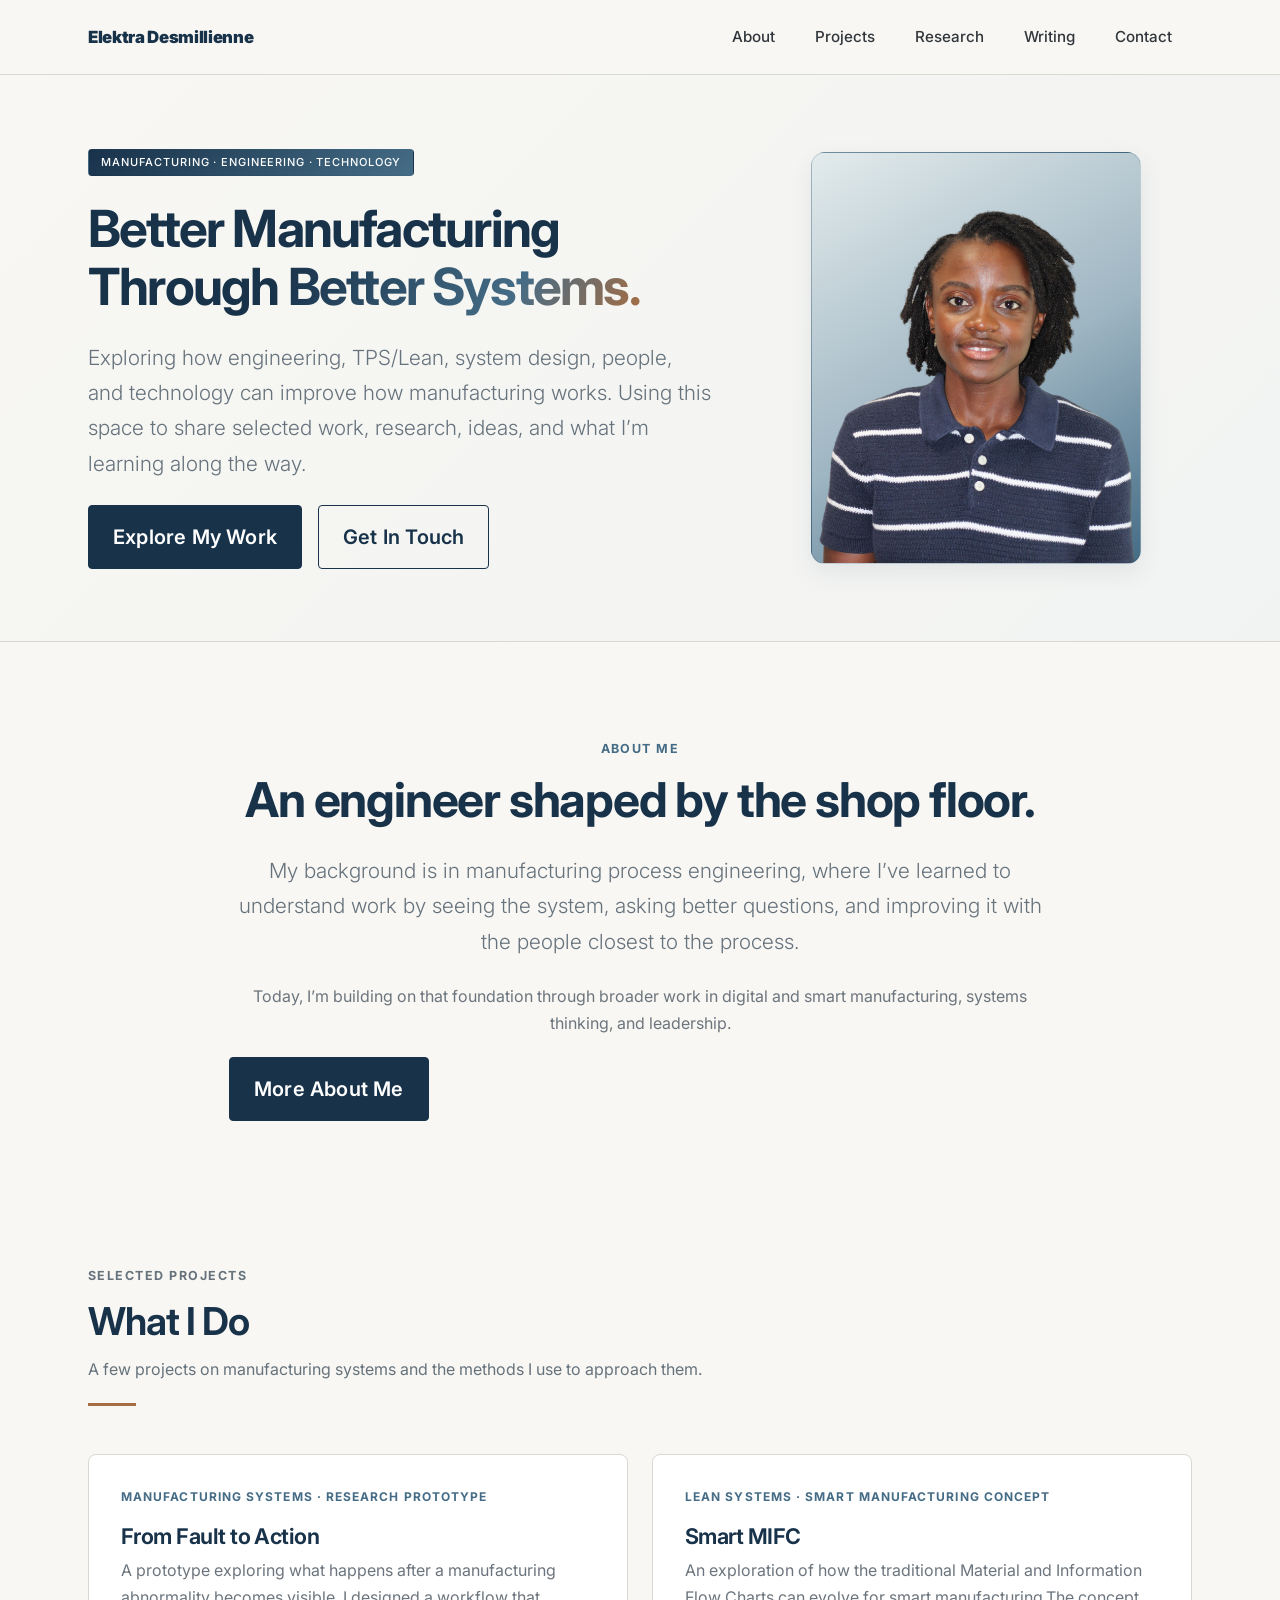
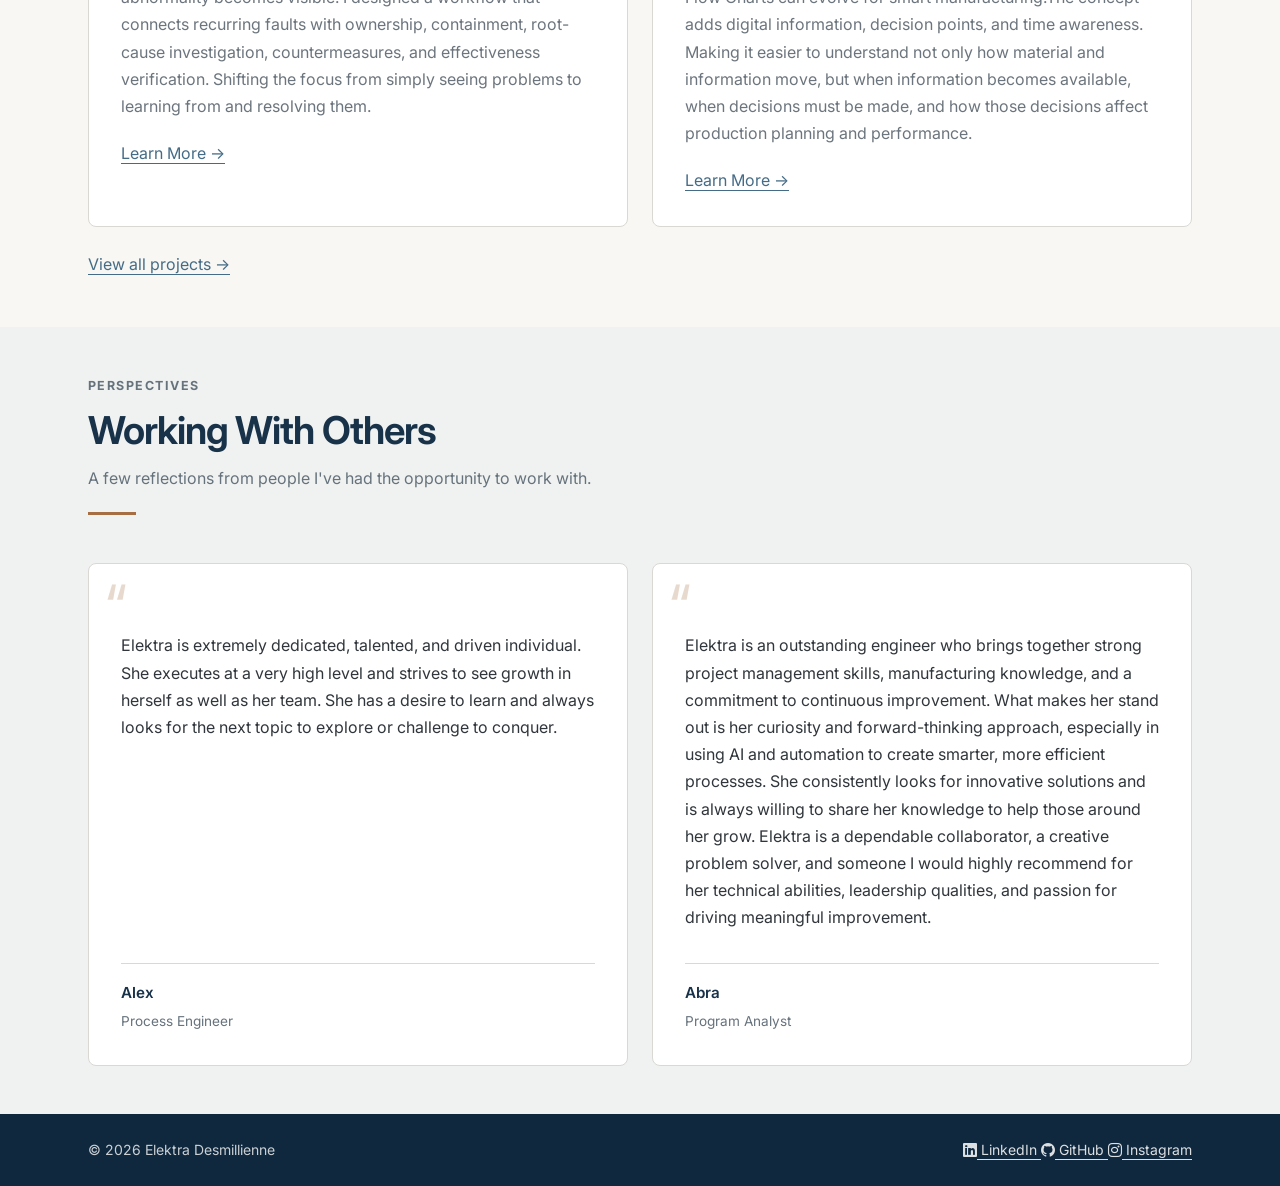
<file: index.html>
<!DOCTYPE html>
<html lang="en">
<head>
    <meta charset="utf-8" />
    <meta name="viewport" content="width=device-width, initial-scale=1" />
    <meta name="description" content="Exploring engineering, technology, and the design of better systems. Selected work, professional development, and ideas." />
    <title>Engineering, Technology & Manufacturing Systems | Personal Website</title>
    <link rel="icon" type="image/x-icon" href="assets/site_favicon.ico" />
    <link rel="preconnect" href="https://fonts.googleapis.com" />
    <link rel="preconnect" href="https://fonts.gstatic.com" crossorigin />
    <link href="https://fonts.googleapis.com/css2?family=Inter:wght@400;500;600;700&amp;family=IBM+Plex+Mono:wght@400;500&amp;display=swap" rel="stylesheet" />
    <link href="https://cdn.jsdelivr.net/npm/bootstrap-icons@1.8.1/font/bootstrap-icons.css" rel="stylesheet" />
    <link href="css/styles.css" rel="stylesheet" />
    <link href="css/custom.css" rel="stylesheet" />
</head>
<body class="d-flex flex-column h-100">
    <main class="flex-shrink-0">
        <!-- Clicking the name returns home; -->
        <nav class="navbar navbar-expand-lg navbar-light bg-white py-3" aria-label="Main navigation">
            <div class="container px-4 px-lg-5">
                <a class="navbar-brand" href="index.html"><span class="fw-bolder text-primary">Elektra Desmillienne</span></a>
                <button class="navbar-toggler" type="button" data-bs-toggle="collapse" data-bs-target="#navbarSupportedContent" aria-controls="navbarSupportedContent" aria-expanded="false" aria-label="Toggle navigation">
                    <span class="navbar-toggler-icon"></span>
                </button>
                <div class="collapse navbar-collapse" id="navbarSupportedContent">
                    <ul class="navbar-nav ms-auto mb-2 mb-lg-0 small fw-bolder">
                        <li class="nav-item"><a class="nav-link" href="about.html">About</a></li>
                        <li class="nav-item"><a class="nav-link" href="projects.html">Projects</a></li>
                        <li class="nav-item"><a class="nav-link" href="research.html">Research</a></li>
                        <li class="nav-item"><a class="nav-link" href="writings.html">Writing</a></li>
                        <li class="nav-item"><a class="nav-link" href="contact.html">Contact</a></li>
                    </ul>
                </div>
            </div>
        </nav>

        <!-- Preserve the prominent gradient headline and two primary actions. -->
        <header class="site-hero py-5">
            <div class="container px-4 px-lg-5 py-lg-4">
                <div class="row gx-5 gy-5 align-items-center">
                    <div class="col-lg-7">
                        <div class="text-center text-lg-start">
                            <div class="badge bg-gradient-primary-to-secondary text-white mb-4">
                                <span class="text-uppercase">Manufacturing &middot; Engineering &middot; Technology</span>
                            </div>
                            <h1 class="display-3 fw-bolder mb-4">
                                Better Manufacturing Through
                                <span class="text-gradient d-inline">Better Systems.</span>
                            </h1>
                            <p class="lead hero-intro mb-4">
                                Exploring how engineering, TPS/Lean, system design, people, and technology can improve how manufacturing works.
                                Using this space to share selected work, research, ideas, and what I’m learning along the way.
                            </p>
                            <div class="hero-actions d-grid gap-3 d-sm-flex justify-content-sm-center justify-content-lg-start">
                                <a class="btn btn-primary btn-lg px-4 py-3" href="projects.html">Explore My Work</a>
                                <a class="btn btn-outline-primary btn-lg px-4 py-3" href="contact.html">Get In Touch</a>
                            </div>
                        </div>
                    </div>
                    <div class="col-lg-5">
                        <div class="d-flex justify-content-center justify-content-lg-end">
                            <div class="profile bg-gradient-primary-to-secondary">
                                <!-- Replace the original template demo image before going public. -->
                                <img class="profile-img" src="assets/profile_photo.png" alt="Profile portrait; replace the demo image with your own photo" />
                            </div>
                        </div>
                    </div>
                </div>
            </div>
        </header>

        <!-- Keep the original About Me concept, tuned to a professional introduction. -->
        <section class="bg-light py-5" id="about">
            <div class="container px-4 px-lg-5">
                <div class="row justify-content-center">
                    <div class="col-lg-9 text-center my-3 my-lg-5">
                        <p class="eyebrow">About Me</p>
                        <h2 class="display-5 fw-bolder">An engineer shaped by the shop floor.</h2>                        
                        <p class="lead mb-4">
                            My background is in manufacturing process engineering, 
                            where I’ve learned to understand work by seeing the system, 
                            asking better questions, and improving it with the people closest to the process.                               
                        </p>
                        <p class="text-muted">
                            Today, I’m building on that foundation through broader work in digital and smart manufacturing, 
                            systems thinking, and leadership.                            
                        </p>
                        <div class="hero-actions d-grid gap-3 d-sm-flex justify-content-sm-center justify-content-lg-start">
                                <a class="btn btn-primary btn-lg px-4 py-3" href="about.html">More About Me</a>
                        </div>
                    </div>
                </div>
            </div>
        </section>

        <!-- Add two real project teasers once the work is approved for public sharing. -->
        <section class="py-5" id="work-preview">
            <div class="container px-4 px-lg-5">
                <div class="section-heading">
                    <p class="eyebrow">Selected Projects</p>
                    <h2>What I Do</h2>
                    <p>A few projects on manufacturing systems and the methods I use to approach them.</p>
                </div>
                <div class="row g-4">
                    <div class="col-md-6">
                        <article class="featured-project">
                            <p class="project-type mb-3">Manufacturing Systems &middot; Research Prototype</p>
                            <h3>From Fault to Action</h3>
                            <p class="text-muted">A prototype exploring what happens after a manufacturing abnormality
                                 becomes visible. I designed a workflow that connects recurring faults with ownership, 
                                 containment, root-cause investigation, countermeasures, and effectiveness verification. 
                                 Shifting the focus from simply seeing problems to learning from and resolving them.</p>
                            <a class="content-link" href="projects.html">Learn More &rarr;</a>
                        </article>
                    </div>
                    <div class="col-md-6">
                        <article class="featured-project">
                            <p class="project-type mb-3">Lean Systems &middot; Smart Manufacturing Concept </p>
                            <h3>Smart MIFC</h3>
                            <p class="text-muted">An exploration of how the traditional Material and Information Flow Charts 
                                can evolve for smart manufacturing.The concept adds digital information, decision points, 
                                and time awareness. Making it easier to understand not only how material and information move, 
                                but when information becomes available, when decisions must be made, and how those decisions affect 
                                production planning and performance.</p>
                            <a class="content-link" href="projects.html">Learn More &rarr;</a>
                        </article>
                    </div>
                </div>
                <div class="mt-4"><a class="content-link" href="projects.html">View all projects &rarr;</a></div>
            </div>
        </section>
    </main>

    
<!-- Testimonials Section -->
<section class="section-alt py-5" id="testimonials">
    <div class="container px-4 px-lg-5">

        <div class="section-heading">
            <p class="eyebrow">Perspectives</p>
            <h2>Working With Others</h2>
            <p>
                A few reflections from people I've had
                the opportunity to work with.
            </p>
        </div>

        <div class="row g-4">

            <!-- Testimonial 1 -->
            <div class="col-md-6">
                <figure class="testimonial h-100 m-0">

                    <blockquote>
                        Elektra is extremely dedicated, talented, and driven individual. 
                        She executes at a very high level and strives to see growth in 
                        herself as well as her team. She has a desire to learn and always 
                        looks for the next topic to explore or challenge to conquer.
                    </blockquote>

                    <figcaption>
                        <div class="testimonial-author">
                            Alex
                        </div>

                        <div class="testimonial-role">
                            Process Engineer
                        </div>
                    </figcaption>

                </figure>
            </div>

            <!-- Testimonial 2 -->
            <div class="col-md-6">
                <figure class="testimonial h-100 m-0">

                    <blockquote>
                        Elektra is an outstanding engineer who brings together strong 
                        project management skills, manufacturing knowledge, and a commitment 
                        to continuous improvement. What makes her stand out is her curiosity 
                        and forward-thinking approach, especially in using AI and automation 
                        to create smarter, more efficient processes. She consistently looks for 
                        innovative solutions and is always willing to share her knowledge to help 
                        those around her grow. Elektra is a dependable collaborator, a creative problem 
                        solver, and someone I would highly recommend for her technical abilities, leadership 
                        qualities, and passion for driving meaningful improvement.
                    </blockquote>

                    <figcaption>
                        <div class="testimonial-author">
                            Abra
                        </div>

                        <div class="testimonial-role">
                            Program Analyst
                        </div>
                    </figcaption>

                </figure>
            </div>

        </div>
    </div>
</section>


    <!-- footer. -->
    <footer class="bg-white py-4 mt-auto">
        <div class="container px-4 px-lg-5">
            <div class="row align-items-center justify-content-between flex-column flex-sm-row gap-3">
                <div class="col-auto"><div class="small m-0">&copy; 2026 Elektra Desmillienne</div></div>
                <div class="col-auto small">
                <a class="content-link" href="https://www.linkedin.com/in/elektra-desmillienne/" target="_blank" rel="noopener noreferrer" aria-label="LinkedIn profile">
                    <i class="bi bi-linkedin" aria-hidden="true"></i> LinkedIn
                </a>
                <a class="content-link" href="https://github.com/ElektraZee" target="_blank" rel="noopener noreferrer" aria-label="GitHub profile">
                    <i class="bi bi-github" aria-hidden="true"></i> GitHub
                </a>
                <a class="content-link" href="https://www.instagram.com/elektra.desmillienne" target="_blank" rel="noopener noreferrer" aria-label="Instagram profile">
                    <i class="bi bi-instagram" aria-hidden="true"></i> Instagram
                </a>
                </div>
            </div>
        </div>
    </footer>

    <!-- Keep the Bootstrap bundle: it operates the mobile hamburger menu. -->
    <script src="https://cdn.jsdelivr.net/npm/bootstrap@5.2.3/dist/js/bootstrap.bundle.min.js"></script>
    <script src="js/scripts.js"></script>
</body>
</html>
</file>
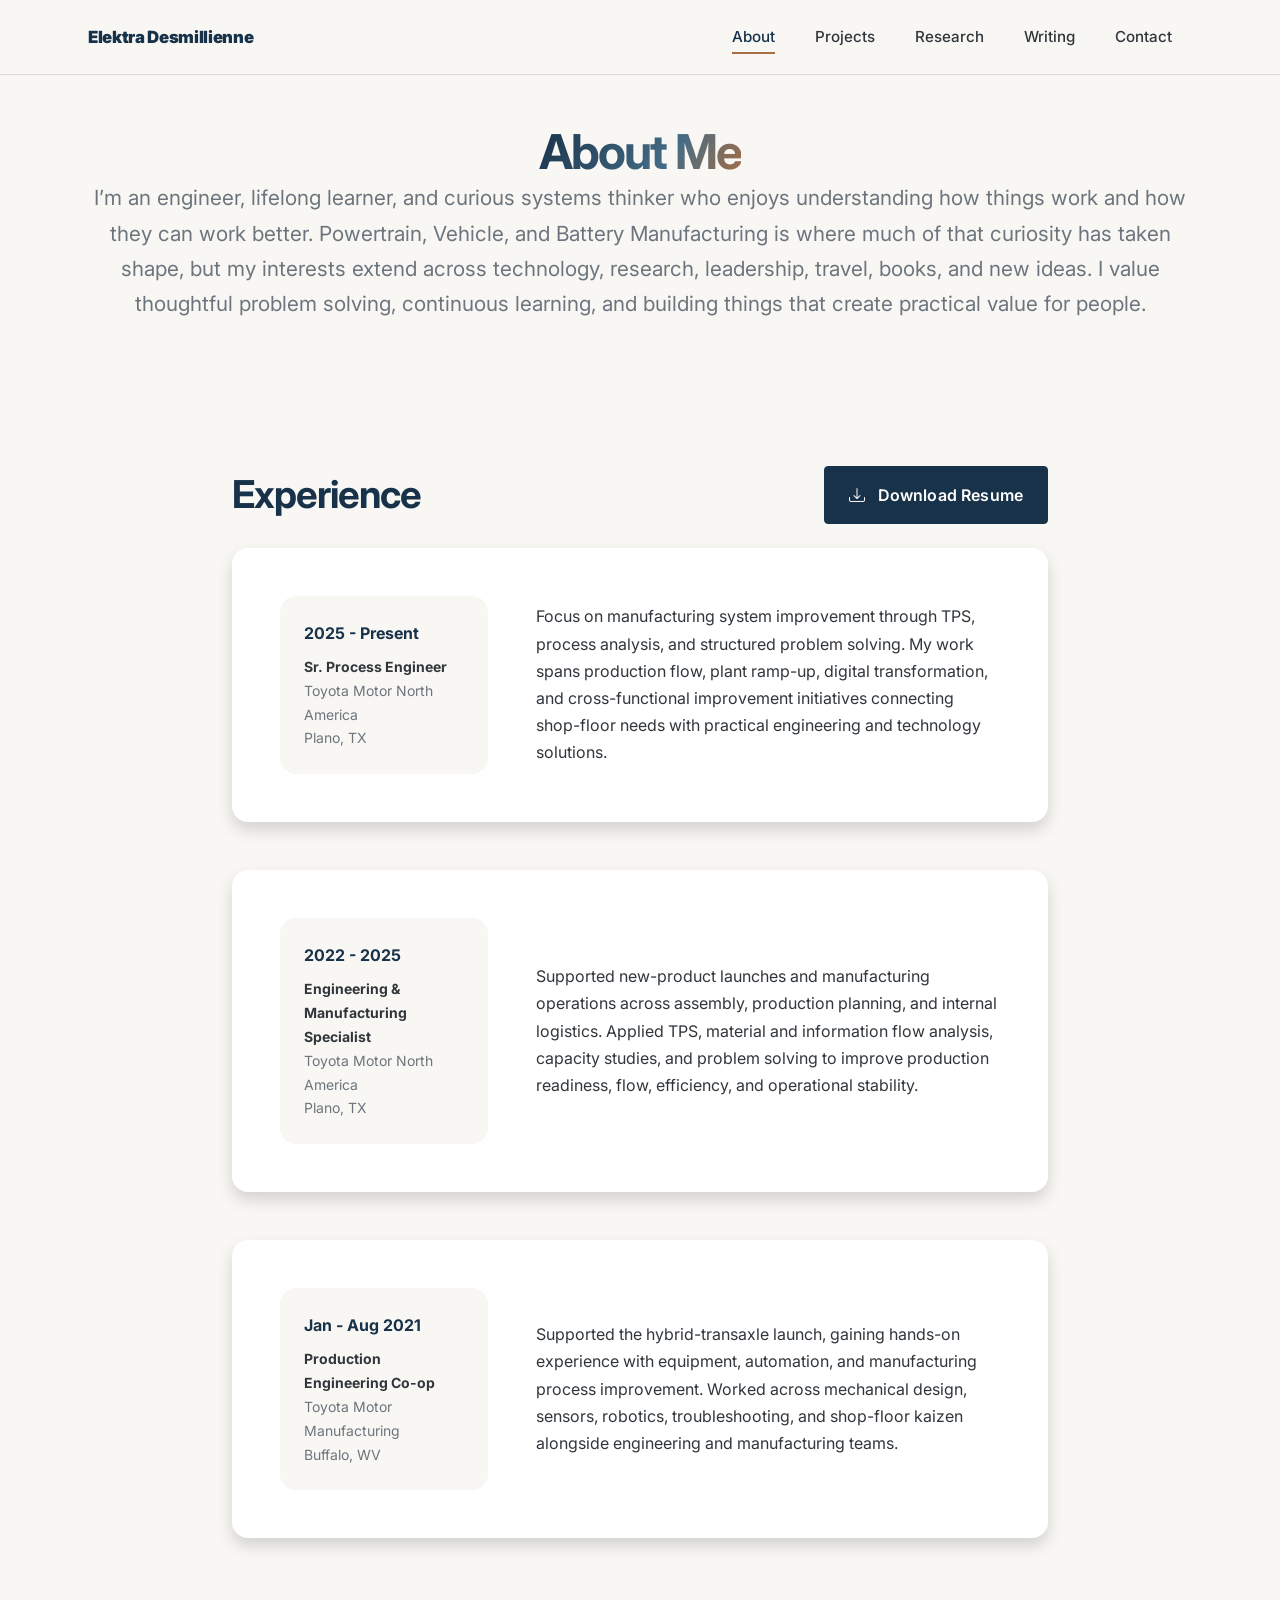
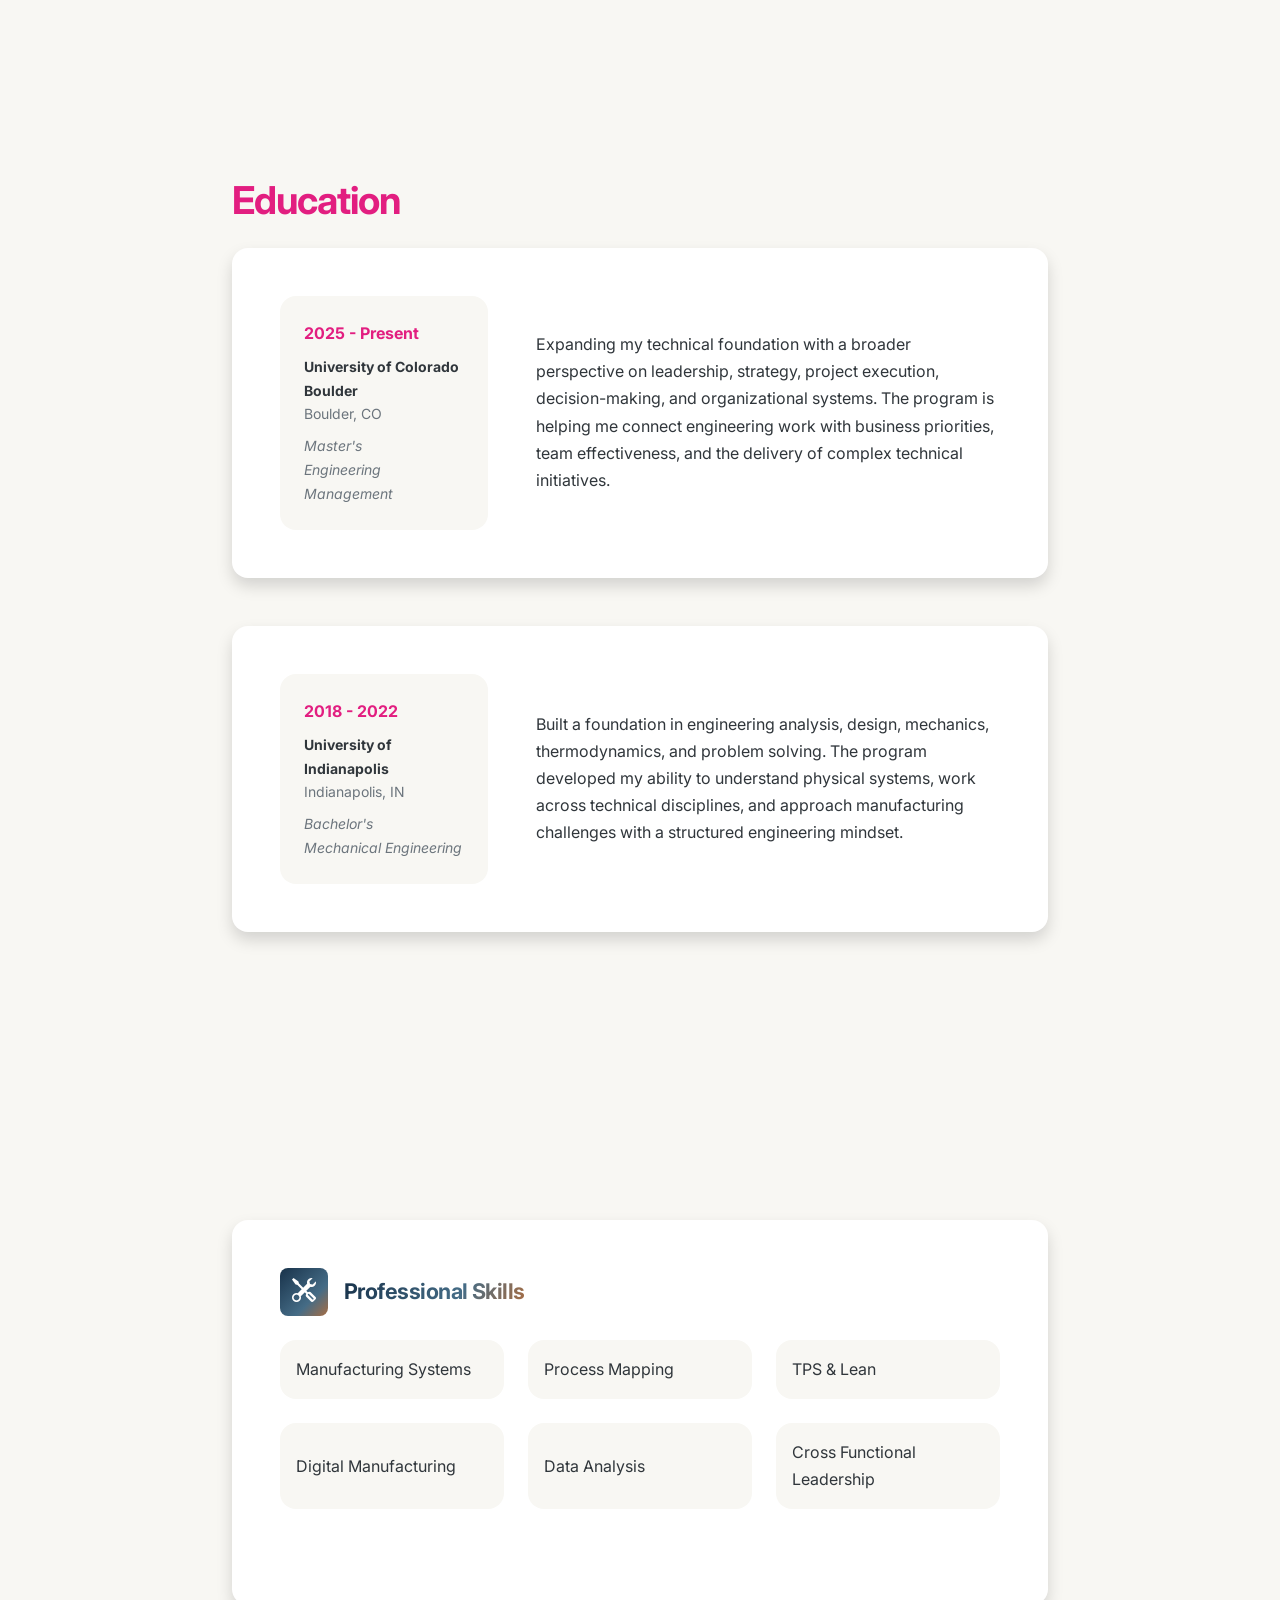
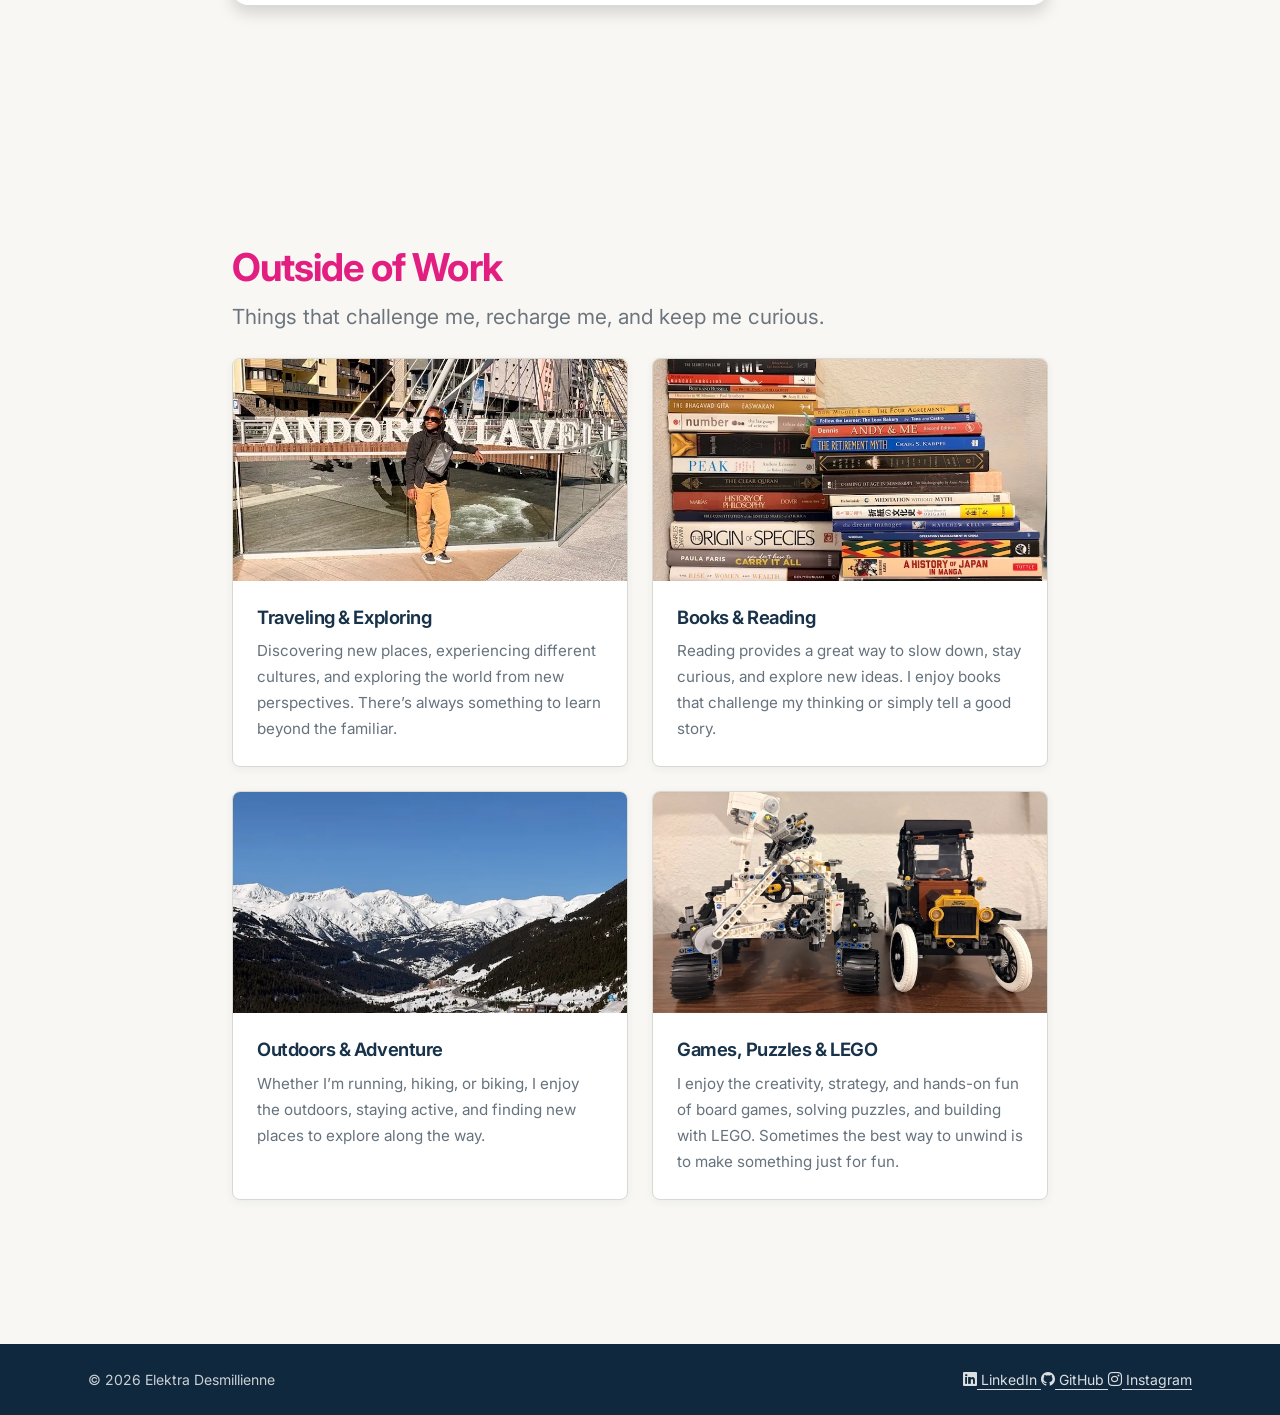
<file: about.html>
<!DOCTYPE html>
<html lang="en">
    <head>
        <meta charset="utf-8" />
        <meta name="viewport" content="width=device-width, initial-scale=1, shrink-to-fit=no" />
        <meta name="description" content="Exploring engineering, technology, and the design of better systems. Selected work, professional development, and ideas." />
        <meta name="author" content="Elektra Desmillienne" />
        <title>About | Elektra Desmillienne</title>
        <!-- Favicon-->
        <link rel="icon" type="image/x-icon" href="assets/site_favicon.ico" />
        <!-- Custom Google font-->
        <link rel="preconnect" href="https://fonts.googleapis.com" />
        <link rel="preconnect" href="https://fonts.gstatic.com" crossorigin />
        <link href="https://fonts.googleapis.com/css2?family=IBM+Plex+Mono:wght@400;500&family=IBM+Plex+Sans:wght@400;500;600;700&family=Inter:wght@400;500;600;700;800&display=swap" rel="stylesheet" />
        <!-- Bootstrap icons-->
        <link href="https://cdn.jsdelivr.net/npm/bootstrap-icons@1.8.1/font/bootstrap-icons.css" rel="stylesheet" />
        <!-- Core theme CSS (includes Bootstrap)-->
        <link href="css/styles.css" rel="stylesheet" />
        <link href="css/custom.css" rel="stylesheet">
    </head>
    <body class="d-flex flex-column h-100 bg-light">
        <main class="flex-shrink-0">
            <!-- Navigation-->
            <nav class="navbar navbar-expand-lg navbar-light bg-white py-3">
                <div class="container px-5">
                    <a class="navbar-brand" href="index.html"><span class="fw-bolder text-primary">Elektra Desmillienne</span></a>
                    <button class="navbar-toggler" type="button" data-bs-toggle="collapse" data-bs-target="#navbarSupportedContent" aria-controls="navbarSupportedContent" aria-expanded="false" aria-label="Toggle navigation"><span class="navbar-toggler-icon"></span></button>
                    <div class="collapse navbar-collapse" id="navbarSupportedContent">
                        <ul class="navbar-nav ms-auto mb-2 mb-lg-0 small fw-bolder">
                        <li class="nav-item"><a class="nav-link active" href="about.html" aria-current="page">About</a></li>
                        <li class="nav-item"><a class="nav-link" href="projects.html">Projects</a></li>
                        <li class="nav-item"><a class="nav-link" href="research.html">Research</a></li>
                        <li class="nav-item"><a class="nav-link" href="writings.html">Writing</a></li>
                        <li class="nav-item"><a class="nav-link" href="contact.html">Contact</a></li>
                        </ul>
                    </div>
                </div>
            </nav>
            <!-- Page Content-->
            <div class="container px-5 my-5">
                <div class="text-center mb-5">
                    <h1 class="display-5 fw-bolder mb-0"><span class="text-gradient d-inline">About Me</span></h1>
                    <p class="lead fw-normal text-muted mb-0">I’m an engineer, lifelong learner, and curious systems thinker 
                        who enjoys understanding how things work and how they can work better. Powertrain, Vehicle, and Battery 
                        Manufacturing is where much of that curiosity has taken shape, but my interests extend across technology, 
                        research, leadership, travel, books, and new ideas. I value thoughtful problem solving, continuous learning, 
                        and building things that create practical value for people.</p>
                </div>
                <div class="row gx-5 justify-content-center">
                    <div class="col-lg-11 col-xl-9 col-xxl-8">
                        <!-- Experience Section-->
                        <section>
                            <div class="d-flex align-items-center justify-content-between mb-4">
                                <h2 class="text-primary fw-bolder mb-0">Experience</h2>
                                <!-- Download resume button-->
                                <!-- href target to a PDF file within your project-->
                                <a class="btn btn-primary px-4 py-3" href="Resume.pdf">
                                    <div class="d-inline-block bi bi-download me-2"></div>
                                    Download Resume
                                </a>
                            </div>
                            <!-- Experience Card 1-->
                            <div class="card shadow border-0 rounded-4 mb-5">
                                <div class="card-body p-5">
                                    <div class="row align-items-center gx-5">
                                        <div class="col text-center text-lg-start mb-4 mb-lg-0">
                                            <div class="bg-light p-4 rounded-4">
                                                <div class="text-primary fw-bolder mb-2">2025 - Present</div>
                                                <div class="small fw-bolder">Sr. Process Engineer</div>
                                                <div class="small text-muted">Toyota Motor North America</div>
                                                <div class="small text-muted">Plano, TX</div>
                                            </div>
                                        </div>
                                        <div class="col-lg-8"><div>Focus on manufacturing system improvement through TPS, 
                                            process analysis, and structured problem solving. My work spans production flow, 
                                            plant ramp-up, digital transformation, and cross-functional improvement initiatives 
                                            connecting shop-floor needs with practical engineering and technology solutions.</div></div>
                                    </div>
                                </div>
                            </div>
                            <!-- Experience Card 2-->
                            <div class="card shadow border-0 rounded-4 mb-5">
                                <div class="card-body p-5">
                                    <div class="row align-items-center gx-5">
                                        <div class="col text-center text-lg-start mb-4 mb-lg-0">
                                            <div class="bg-light p-4 rounded-4">
                                                <div class="text-primary fw-bolder mb-2">2022 - 2025</div>
                                                <div class="small fw-bolder">Engineering & Manufacturing Specialist</div>
                                                <div class="small text-muted">Toyota Motor North America</div>
                                                <div class="small text-muted">Plano, TX</div>
                                            </div>
                                        </div>
                                        <div class="col-lg-8"><div> Supported new-product launches and manufacturing operations
                                             across assembly, production planning, and internal logistics. Applied TPS, material 
                                             and information flow analysis, capacity studies, and problem solving to improve 
                                             production readiness, flow, efficiency, and operational stability.</div></div>
                                    </div>
                                </div>
                            </div>
                            <!-- Experience Card 3-->
                            <div class="card shadow border-0 rounded-4 mb-5">
                                <div class="card-body p-5">
                                    <div class="row align-items-center gx-5">
                                        <div class="col text-center text-lg-start mb-4 mb-lg-0">
                                            <div class="bg-light p-4 rounded-4">
                                                <div class="text-primary fw-bolder mb-2">Jan - Aug 2021</div>
                                                <div class="small fw-bolder">Production Engineering Co-op</div>
                                                <div class="small text-muted">Toyota Motor Manufacturing</div>
                                                <div class="small text-muted">Buffalo, WV</div>
                                            </div>
                                        </div>
                                        <div class="col-lg-8"><div>Supported the hybrid-transaxle launch, gaining hands-on experience
                                             with equipment, automation, and manufacturing process improvement. Worked across mechanical 
                                             design, sensors, robotics, troubleshooting, and shop-floor kaizen alongside engineering and 
                                             manufacturing teams.  </div></div>
                                    </div>
                                </div>
                            </div>                            
                        </section>
                        <!-- Education Section-->
                        <section>
                            <h2 class="text-secondary fw-bolder mb-4">Education</h2>
                            <!-- Education Card 1-->
                            <div class="card shadow border-0 rounded-4 mb-5">
                                <div class="card-body p-5">
                                    <div class="row align-items-center gx-5">
                                        <div class="col text-center text-lg-start mb-4 mb-lg-0">
                                            <div class="bg-light p-4 rounded-4">
                                                <div class="text-secondary fw-bolder mb-2">2025 - Present</div>
                                                <div class="mb-2">
                                                    <div class="small fw-bolder">University of Colorado Boulder</div>
                                                    <div class="small text-muted">Boulder, CO</div>
                                                </div>
                                                <div class="fst-italic">
                                                    <div class="small text-muted">Master's</div>
                                                    <div class="small text-muted">Engineering Management</div>
                                                </div>
                                            </div>
                                        </div>
                                        <div class="col-lg-8"><div>Expanding my technical foundation with a broader perspective
                                             on leadership, strategy, project execution, decision-making, and organizational 
                                             systems. The program is helping me connect engineering work with business priorities,
                                              team effectiveness, and the delivery of complex technical initiatives.</div></div>
                                    </div>
                                </div>
                            </div>
                            <!-- Education Card 2-->
                            <div class="card shadow border-0 rounded-4 mb-5">
                                <div class="card-body p-5">
                                    <div class="row align-items-center gx-5">
                                        <div class="col text-center text-lg-start mb-4 mb-lg-0">
                                            <div class="bg-light p-4 rounded-4">
                                                <div class="text-secondary fw-bolder mb-2">2018 - 2022</div>
                                                <div class="mb-2">
                                                    <div class="small fw-bolder">University of Indianapolis</div>
                                                    <div class="small text-muted">Indianapolis, IN</div>
                                                </div>
                                                <div class="fst-italic">
                                                    <div class="small text-muted">Bachelor's</div>
                                                    <div class="small text-muted">Mechanical Engineering</div>
                                                </div>
                                            </div>
                                        </div>
                                        <div class="col-lg-8"><div>Built a foundation in engineering analysis, design,
                                             mechanics, thermodynamics, and problem solving. The program developed my 
                                             ability to understand physical systems, work across technical disciplines, 
                                             and approach manufacturing challenges with a structured engineering mindset.</div></div>
                                    </div>
                                </div>
                            </div>
                        </section>
                        <!-- Divider-->
                        <div class="pb-5"></div>
                        <!-- Skills Section-->
                        <section>
                            <!-- Skillset Card-->
                            <div class="card shadow border-0 rounded-4 mb-5">
                                <div class="card-body p-5">
                                    <!-- Professional skills list-->
                                    <div class="mb-5">
                                        <div class="d-flex align-items-center mb-4">
                                            <div class="feature bg-primary bg-gradient-primary-to-secondary text-white rounded-3 me-3"><i class="bi bi-tools"></i></div>
                                            <h3 class="fw-bolder mb-0"><span class="text-gradient d-inline">Professional Skills</span></h3>
                                        </div>
                                        <div class="row row-cols-1 row-cols-md-3 mb-4">
                                            <div class="col mb-4 mb-md-0"><div class="d-flex align-items-center bg-light rounded-4 p-3 h-100">Manufacturing Systems</div></div>
                                            <div class="col mb-4 mb-md-0"><div class="d-flex align-items-center bg-light rounded-4 p-3 h-100">Process Mapping</div></div>
                                            <div class="col"><div class="d-flex align-items-center bg-light rounded-4 p-3 h-100">TPS & Lean</div></div>
                                        </div>
                                        <div class="row row-cols-1 row-cols-md-3">
                                            <div class="col mb-4 mb-md-0"><div class="d-flex align-items-center bg-light rounded-4 p-3 h-100">Digital Manufacturing</div></div>
                                            <div class="col mb-4 mb-md-0"><div class="d-flex align-items-center bg-light rounded-4 p-3 h-100">Data Analysis</div></div>
                                            <div class="col"><div class="d-flex align-items-center bg-light rounded-4 p-3 h-100">Cross Functional Leadership</div></div>
                                        </div>
                                    </div>
                                </div>
                            </div>
                        </section>
                        <!-- Outside of Work Section -->
                        <section class="outside-work-section" aria-labelledby="outside-work-title">
                            <div class="mb-4">
                                <h2 id="outside-work-title" class="text-secondary fw-bolder mb-2">Outside of Work</h2>
                                <p class="lead fw-normal text-muted mb-0">
                                    Things that challenge me, recharge me, and keep me curious.
                                </p>
                            </div>
                            <div class="row g-4">
                                <div class="col-md-6">
                                    <article class="card outside-work-card h-100">
                                        <!-- Replace this placeholder SVG with a personal photograph. -->
                                        <img
                                            class="outside-work-photo"
                                            src="assets/interests/travels.webp"
                                            alt="A scenic view from my trip to Andorra"
                                            width="1200"
                                            height="750"
                                            loading="lazy"
                                            decoding="async"
                                        />
                                        <div class="card-body p-4">
                                            <h3 class="outside-work-title mb-2">Traveling &amp; Exploring</h3>
                                            <p class="outside-work-description mb-0">Discovering new places, experiencing different cultures,
                                                 and exploring the world from new perspectives. There’s always something to learn beyond the familiar.</p>
                                        </div>
                                    </article>
                                </div>
                                <div class="col-md-6">
                                    <article class="card outside-work-card h-100">
                                        <!-- Replace this placeholder SVG with a personal photograph. -->
                                        <img
                                            class="outside-work-photo"
                                            src="assets/interests/books.webp"
                                            alt="A personal photograph of some of my books"
                                            width="1200"
                                            height="750"
                                            loading="lazy"
                                            decoding="async"
                                        />
                                        <div class="card-body p-4">
                                            <h3 class="outside-work-title mb-2">Books &amp; Reading</h3>
                                            <p class="outside-work-description mb-0">Reading provides a great way to 
                                                slow down, stay curious, and explore new ideas. I enjoy books that 
                                                challenge my thinking or simply tell a good story.</p>
                                        </div>
                                    </article>
                                </div>
                                <div class="col-md-6">
                                    <article class="card outside-work-card h-100">
                                        <!-- Replace this placeholder SVG with a personal photograph. -->
                                        <img
                                            class="outside-work-photo"
                                            src="assets/interests/outdoors.webp"
                                            alt="A scenic photo of the outdoors from Andorra"
                                            width="1200"
                                            height="750"
                                            loading="lazy"
                                            decoding="async"
                                        />
                                        <div class="card-body p-4">
                                            <h3 class="outside-work-title mb-2">Outdoors &amp; Adventure</h3>
                                            <p class="outside-work-description mb-0">Whether I’m running, hiking, or biking, I enjoy the outdoors, 
                                                staying active, and finding new places to explore along the way.</p>
                                        </div>
                                    </article>
                                </div>
                                <div class="col-md-6">
                                    <article class="card outside-work-card h-100">
                                        <!-- Replace this placeholder SVG with a personal photograph. -->
                                        <img
                                            class="outside-work-photo"
                                            src="assets/interests/games.webp"
                                            alt="A personal photograph of my completed lego game set"
                                            width="1200"
                                            height="750"
                                            loading="lazy"
                                            decoding="async"
                                        />
                                        <div class="card-body p-4">
                                            <h3 class="outside-work-title mb-2">Games, Puzzles &amp; LEGO</h3>
                                            <p class="outside-work-description mb-0">I enjoy the creativity, strategy, and 
                                                hands-on fun of board games, solving puzzles, and building with LEGO. 
                                                Sometimes the best way to unwind is to make something just for fun.</p>
                                        </div>
                                    </article>
                                </div>
                            </div>
                        </section>                      
                    </div>
                </div>
            </div>
        </main>
        <!-- Footer-->
        <footer class="bg-white py-4 mt-auto">
            <div class="container px-5">
                <div class="row align-items-center justify-content-between flex-column flex-sm-row">
                    <div class="col-auto"><div class="small m-0">&copy; 2026 Elektra Desmillienne</div></div>
                <div class="col-auto small">
                <a class="content-link" href="https://www.linkedin.com/in/elektra-desmillienne/" target="_blank" rel="noopener noreferrer" aria-label="LinkedIn profile">
                    <i class="bi bi-linkedin" aria-hidden="true"></i> LinkedIn
                </a>
                <a class="content-link" href="https://github.com/ElektraZee" target="_blank" rel="noopener noreferrer" aria-label="GitHub profile">
                    <i class="bi bi-github" aria-hidden="true"></i> GitHub
                </a>
                </a>
                <a class="content-link" href="https://www.instagram.com/elektra.desmillienne" target="_blank" rel="noopener noreferrer" aria-label="Instagram profile">
                    <i class="bi bi-instagram" aria-hidden="true"></i> Instagram
                </a>
                </div>
                </div>
            </div>
        </footer>
        <!-- Bootstrap core JS-->
        <script src="https://cdn.jsdelivr.net/npm/bootstrap@5.2.3/dist/js/bootstrap.bundle.min.js"></script>
        <!-- Core theme JS-->
        <script src="js/scripts.js"></script>
    </body>
</html>
</file>
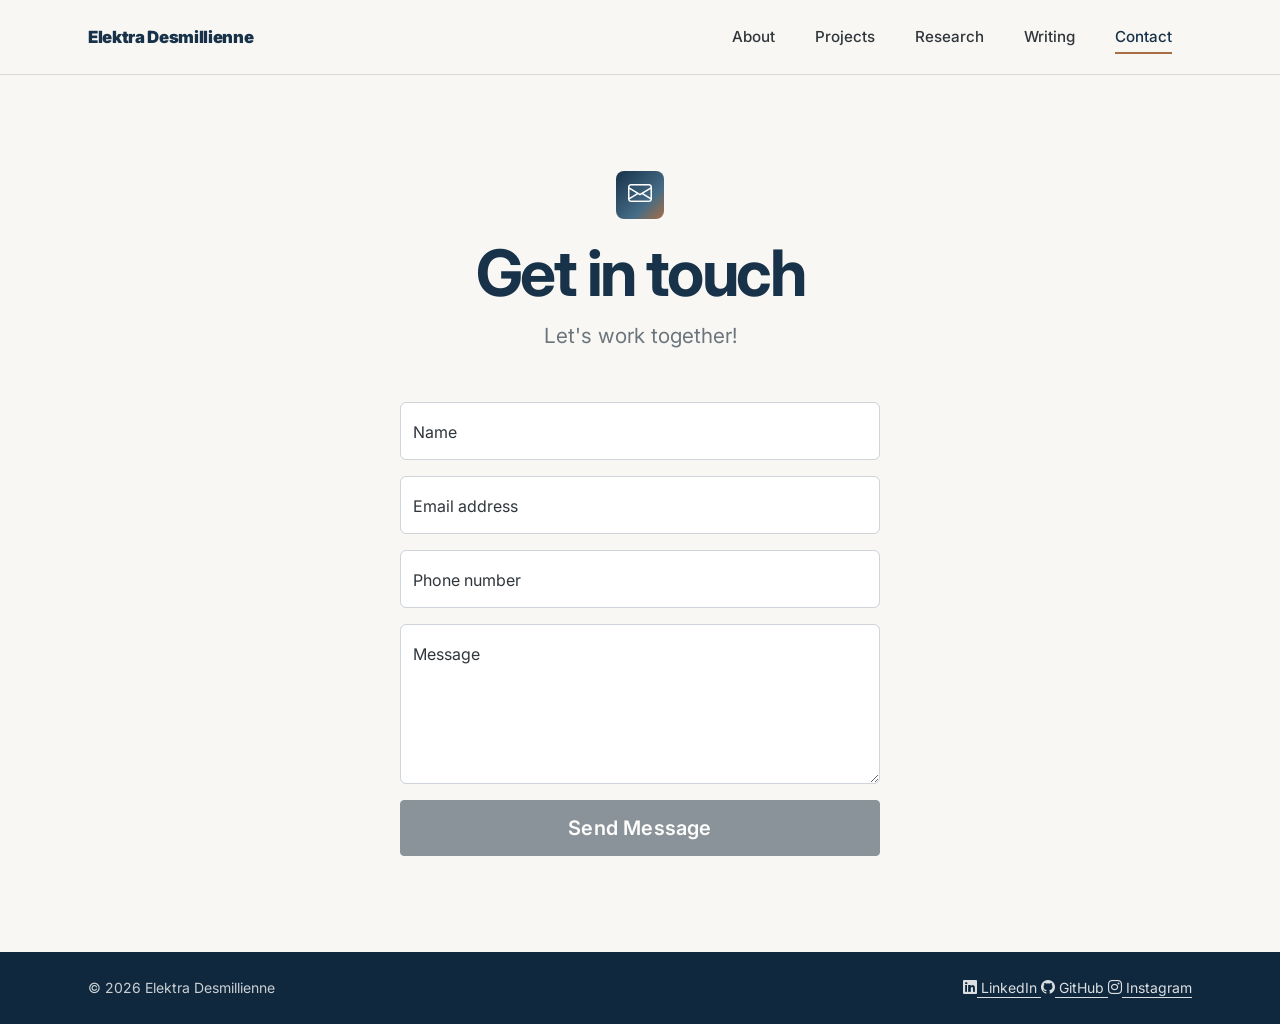
<file: contact.html>
<!DOCTYPE html>
<html lang="en">
    <head>
        <meta charset="utf-8" />
        <meta name="viewport" content="width=device-width, initial-scale=1, shrink-to-fit=no" />
        <meta name="description" content="Contact information for Elektra Desmillienne, an engineer and researcher in manufacturing systems." />
        <meta name="author" content="Elektra Desmillienne" />
        <title>Contact | Elektra Desmillienne</title>
        <!-- Favicon-->
        <link rel="icon" type="image/x-icon" href="assets/site_favicon.ico" />
        <!-- Custom Google font-->
        <link rel="preconnect" href="https://fonts.googleapis.com" />
        <link rel="preconnect" href="https://fonts.gstatic.com" crossorigin />
        <link href="https://fonts.googleapis.com/css2?family=IBM+Plex+Mono:wght@400;500&family=IBM+Plex+Sans:wght@400;500;600;700&family=Inter:wght@400;500;600;700;800&display=swap" rel="stylesheet" />
        <!-- Bootstrap icons-->
        <link href="https://cdn.jsdelivr.net/npm/bootstrap-icons@1.8.1/font/bootstrap-icons.css" rel="stylesheet" />
        <!-- Core theme CSS (includes Bootstrap)-->
        <link href="css/styles.css" rel="stylesheet" />
        <link href="css/custom.css" rel="stylesheet">
    </head>
    <body class="d-flex flex-column">
        <main class="flex-shrink-0">
            <!-- Navigation-->
            <nav class="navbar navbar-expand-lg navbar-light bg-white py-3">
                <div class="container px-5">
                    <a class="navbar-brand" href="index.html"><span class="fw-bolder text-primary">Elektra Desmillienne</span></a>
                    <button class="navbar-toggler" type="button" data-bs-toggle="collapse" data-bs-target="#navbarSupportedContent" aria-controls="navbarSupportedContent" aria-expanded="false" aria-label="Toggle navigation"><span class="navbar-toggler-icon"></span></button>
                    <div class="collapse navbar-collapse" id="navbarSupportedContent">
                        <ul class="navbar-nav ms-auto mb-2 mb-lg-0 small fw-bolder">
                        <li class="nav-item"><a class="nav-link" href="about.html">About</a></li>
                        <li class="nav-item"><a class="nav-link" href="projects.html">Projects</a></li>
                        <li class="nav-item"><a class="nav-link" href="research.html">Research</a></li>
                        <li class="nav-item"><a class="nav-link" href="writings.html">Writing</a></li>
                        <li class="nav-item"><a class="nav-link active" href="contact.html" aria-current="page">Contact</a></li>
                        </ul>
                    </div>
                </div>
            </nav>
            <!-- Page content-->
            <section class="py-5">
                <div class="container px-5">
                    <!-- Contact form-->
                    <div class="bg-light rounded-4 py-5 px-4 px-md-5">
                        <div class="text-center mb-5">
                            <div class="feature bg-primary bg-gradient-primary-to-secondary text-white rounded-3 mb-3"><i class="bi bi-envelope"></i></div>
                            <h1 class="fw-bolder">Get in touch</h1>
                            <p class="lead fw-normal text-muted mb-0">Let's work together!</p>
                        </div>
                        <div class="row gx-5 justify-content-center">
                            <div class="col-lg-8 col-xl-6">
                                <!-- * * * * * * * * * * * * * * *-->
                                <!-- * * SB Forms Contact Form * *-->
                                <!-- * * * * * * * * * * * * * * *-->
                                <!-- This form is pre-integrated with SB Forms.-->
                                <!-- To make this form functional, sign up at-->
                                <!-- https://startbootstrap.com/solution/contact-forms-->
                                <!-- to get an API token!-->
                                <form id="contactForm" data-sb-form-api-token="API_TOKEN">
                                    <!-- Name input-->
                                    <div class="form-floating mb-3">
                                        <input class="form-control" id="name" type="text" placeholder="Enter your name..." data-sb-validations="required" />
                                        <label for="name">Name</label>
                                        <div class="invalid-feedback" data-sb-feedback="name:required">A name is required.</div>
                                    </div>
                                    <!-- Email address input-->
                                    <div class="form-floating mb-3">
                                        <input class="form-control" id="email" type="email" placeholder="name@example.com" data-sb-validations="required,email" />
                                        <label for="email">Email address</label>
                                        <div class="invalid-feedback" data-sb-feedback="email:required">An email is required.</div>
                                        <div class="invalid-feedback" data-sb-feedback="email:email">Email is not valid.</div>
                                    </div>
                                    <!-- Phone number input-->
                                    <div class="form-floating mb-3">
                                        <input class="form-control" id="phone" type="tel" placeholder="(123) 456-7890" data-sb-validations="required" />
                                        <label for="phone">Phone number</label>
                                        <div class="invalid-feedback" data-sb-feedback="phone:optional">A phone number is optional.</div>
                                    </div>
                                    <!-- Message input-->
                                    <div class="form-floating mb-3">
                                        <textarea class="form-control" id="message" type="text" placeholder="Enter your message here..." style="height: 10rem" data-sb-validations="required"></textarea>
                                        <label for="message">Message</label>
                                        <div class="invalid-feedback" data-sb-feedback="message:required">A message is required.</div>
                                    </div>
                                    <!-- Submit success message-->
                                    <!---->
                                    <!-- This is what your users will see when the form-->
                                    <!-- has successfully submitted-->
                                    <div class="d-none" id="submitSuccessMessage">
                                        <div class="text-center mb-3">
                                            <div class="fw-bolder">Form submission successful!</div>
                                            To activate this form, sign up at
                                            <br />
                                            <a href="https://startbootstrap.com/solution/contact-forms">https://startbootstrap.com/solution/contact-forms</a>
                                        </div>
                                    </div>
                                    <!-- Submit error message-->
                                    <!---->
                                    <!-- This is what your users will see when there is-->
                                    <!-- an error submitting the form-->
                                    <div class="d-none" id="submitErrorMessage"><div class="text-center text-danger mb-3">Error sending message!</div></div>
                                    <!-- Submit Button-->
                                    <div class="d-grid">
                                        <button
                                            class="btn btn-primary btn-lg"
                                            id="submitButton"
                                            type="submit"
                                            disabled
                                        >Send Message
                                        </button>
                                    </div>
                                </form>
                            </div>
                        </div>
                    </div>
                </div>
            </section>
        </main>

        <!-- Footer-->
        <footer class="bg-white py-4 mt-auto">
            <div class="container px-5">
                <div class="row align-items-center justify-content-between flex-column flex-sm-row">
                    <div class="col-auto"><div class="small m-0">&copy; 2026 Elektra Desmillienne</div></div>
                <div class="col-auto small">
                <a class="content-link" href="https://www.linkedin.com/in/elektra-desmillienne/" target="_blank" rel="noopener noreferrer" aria-label="LinkedIn profile">
                    <i class="bi bi-linkedin" aria-hidden="true"></i> LinkedIn
                </a>
                <a class="content-link" href="https://github.com/ElektraZee" target="_blank" rel="noopener noreferrer" aria-label="GitHub profile">
                    <i class="bi bi-github" aria-hidden="true"></i> GitHub
                </a>                
                <a class="content-link" href="https://www.instagram.com/elektra.desmillienne" target="_blank" rel="noopener noreferrer" aria-label="Instagram profile">
                    <i class="bi bi-instagram" aria-hidden="true"></i> Instagram
                </a>
                </div>
                </div>
            </div>
        </footer>

        <!-- Bootstrap core JS-->
        <script src="https://cdn.jsdelivr.net/npm/bootstrap@5.2.3/dist/js/bootstrap.bundle.min.js"></script>
        <!-- Core theme JS-->
        <script src="js/scripts.js"></script>
        <!-- * * * * * * * * * * * * * * * * * * * * * * * * * * * * * * * * * * * * * * * *-->
        <!-- * *                               SB Forms JS                               * *-->
        <!-- * * Activate your form at https://startbootstrap.com/solution/contact-forms * *-->
        <!-- * * * * * * * * * * * * * * * * * * * * * * * * * * * * * * * * * * * * * * * *-->
        <script src="https://cdn.startbootstrap.com/sb-forms-latest.js"></script>
    </body>
</html>
</file>
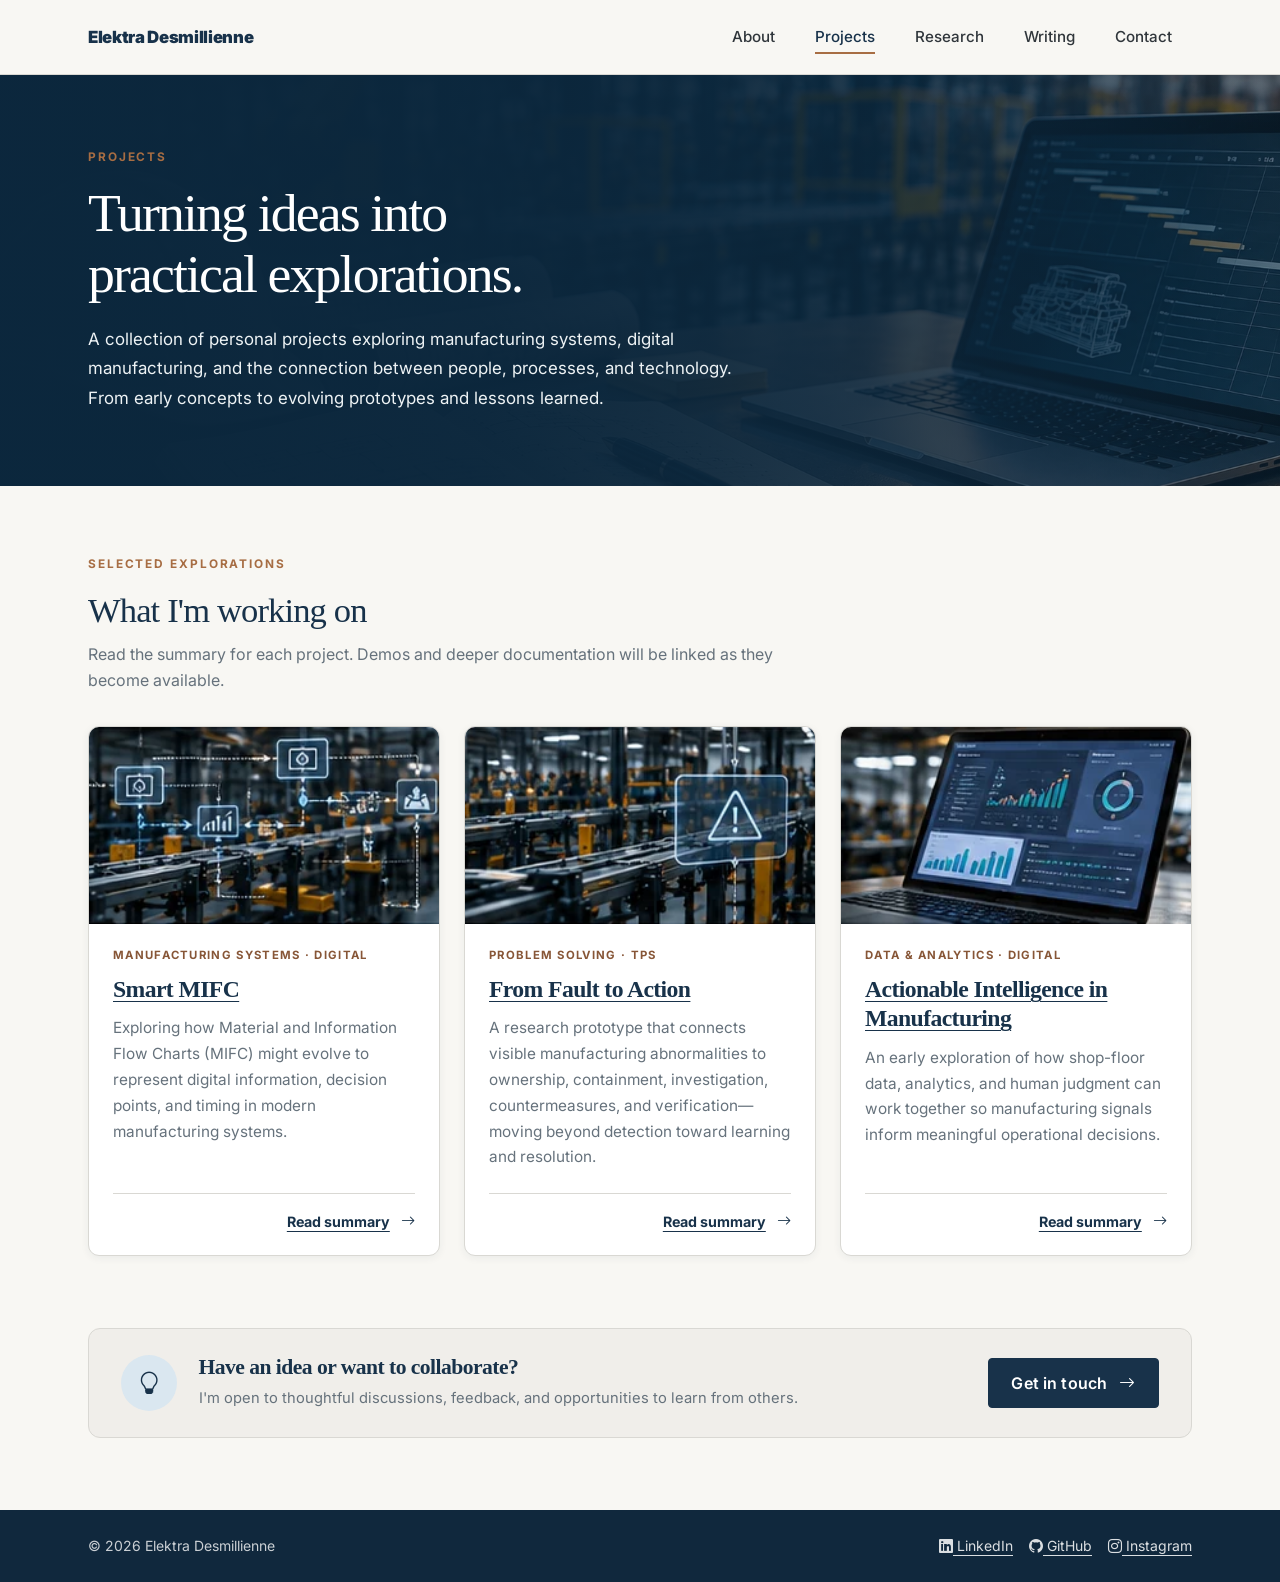
<file: projects.html>
<!DOCTYPE html>
<html lang="en">
<head>
  <meta charset="utf-8" />
  <meta name="viewport" content="width=device-width, initial-scale=1" />
  <meta name="description" content="Selected explorations in manufacturing systems, problem solving, and digital manufacturing." />
  <meta name="author" content="Elektra Desmillienne" />
  <title>Projects | Elektra Desmillienne</title>
  <link rel="icon" type="image/x-icon" href="assets/site_favicon.ico" />
  <link rel="preconnect" href="https://fonts.googleapis.com" />
  <link rel="preconnect" href="https://fonts.gstatic.com" crossorigin />
  <link href="https://fonts.googleapis.com/css2?family=Inter:wght@400;500;600;700&amp;family=IBM+Plex+Mono:wght@400;500&amp;display=swap" rel="stylesheet" />
  <link href="https://cdn.jsdelivr.net/npm/bootstrap-icons@1.8.1/font/bootstrap-icons.css" rel="stylesheet" />
  <!-- Existing Start Bootstrap theme, followed by your shared design system. -->
  <link href="css/styles.css" rel="stylesheet" />
  <link href="css/custom.css" rel="stylesheet" />
  <!-- Paste projects-add-to-custom.css into custom.css; no third stylesheet needed. -->
</head>
<body class="projects-page d-flex flex-column min-vh-100">
  <main class="flex-shrink-0">
<nav class="navbar navbar-expand-lg navbar-light bg-white py-3" aria-label="Main navigation">
  <div class="container px-4 px-lg-5">
    <a class="navbar-brand" href="index.html"><span class="fw-bolder text-primary">Elektra Desmillienne</span></a>
    <button class="navbar-toggler" type="button" data-bs-toggle="collapse" data-bs-target="#navbarSupportedContent" aria-controls="navbarSupportedContent" aria-expanded="false" aria-label="Toggle navigation">
      <span class="navbar-toggler-icon"></span>
    </button>
    <div class="collapse navbar-collapse" id="navbarSupportedContent">
      <ul class="navbar-nav ms-auto mb-2 mb-lg-0 small fw-bolder">
        <li class="nav-item"><a class="nav-link" href="about.html">About</a></li>
        <li class="nav-item"><a class="nav-link active" href="projects.html" aria-current="page">Projects</a></li>
        <li class="nav-item"><a class="nav-link" href="research.html">Research</a></li>
        <li class="nav-item"><a class="nav-link" href="writings.html">Writing</a></li>
        <li class="nav-item"><a class="nav-link" href="contact.html">Contact</a></li>
      </ul>
    </div>
  </div>
</nav>

    <!-- Hero -->
    <header class="projects-hero">
      <div class="container px-4 px-lg-5">
        <div class="projects-hero__copy">
          <p class="projects-eyebrow">Projects</p>
          <h1>Turning ideas into<br class="d-none d-lg-inline" /> practical explorations.</h1>
          <p>A collection of personal projects exploring manufacturing systems, digital manufacturing, and the connection between people, processes, and technology. From early concepts to evolving prototypes and lessons learned.</p>
        </div>
      </div>
    </header>

    <!-- Exactly three project previews for V1. -->
    <section class="projects-list" aria-labelledby="projects-list-heading">
      <div class="container px-4 px-lg-5">
        <div class="projects-list__heading">
          <p class="projects-eyebrow">Selected explorations</p>
          <h2 id="projects-list-heading">What I'm working on</h2>
          <p>Read the summary for each project. Demos and deeper documentation will be linked as they become available.</p>
        </div>
        <div class="row g-4">
<div class="col-12 col-md-6 col-xl-4">
      <article class="projects-card h-100">
        <a class="projects-card__image-link" href="projects/project-smart-mifc.html" aria-label="Read summary: Smart MIFC">
          <img class="projects-card__image" src="assets/projects/smart-mifc.webp" alt="Manufacturing-themed project illustration for Smart MIFC" width="800" height="450" loading="lazy" decoding="async" />
        </a>
        <div class="projects-card__content">
          <p class="projects-card__category">Manufacturing Systems · Digital</p>
          <h2 class="projects-card__title"><a href="projects/project-smart-mifc.html">Smart MIFC</a></h2>
          <p class="projects-card__summary">Exploring how Material and Information Flow Charts (MIFC) might evolve to represent digital information, decision points, and timing in modern manufacturing systems.</p>
          <div class="projects-card__actions">
            <!-- Add a real demo/watch/prototype link here when ready.
                 Example: <a class="projects-card__demo" href="https://YOUR-LINK" target="_blank" rel="noopener noreferrer">View demo <i class="bi bi-box-arrow-up-right" aria-hidden="true"></i></a> -->
            <a class="projects-card__read" href="projects/project-smart-mifc.html" aria-label="Read summary of Smart MIFC">Read summary <i class="bi bi-arrow-right" aria-hidden="true"></i></a>
          </div>
        </div>
      </article>
    </div>
<div class="col-12 col-md-6 col-xl-4">
      <article class="projects-card h-100">
        <a class="projects-card__image-link" href="projects/project-from-fault-to-action.html" aria-label="Read summary: From Fault to Action">
          <img class="projects-card__image" src="assets/projects/fault-to-action.webp" alt="Manufacturing-themed project illustration for From Fault to Action" width="800" height="450" loading="lazy" decoding="async" />
        </a>
        <div class="projects-card__content">
          <p class="projects-card__category">Problem Solving · TPS</p>
          <h2 class="projects-card__title"><a href="projects/project-from-fault-to-action.html">From Fault to Action</a></h2>
          <p class="projects-card__summary">A research prototype that connects visible manufacturing abnormalities to ownership, containment, investigation, countermeasures, and verification—moving beyond detection toward learning and resolution.</p>
          <div class="projects-card__actions">
            <!-- Add a real demo/watch/prototype link here when ready.
                 Example: <a class="projects-card__demo" href="https://YOUR-LINK" target="_blank" rel="noopener noreferrer">View demo <i class="bi bi-box-arrow-up-right" aria-hidden="true"></i></a> -->
            <a class="projects-card__read" href="projects/project-from-fault-to-action.html" aria-label="Read summary of From Fault to Action">Read summary <i class="bi bi-arrow-right" aria-hidden="true"></i></a>
          </div>
        </div>
      </article>
    </div>
<div class="col-12 col-md-6 col-xl-4">
      <article class="projects-card h-100">
        <a class="projects-card__image-link" href="projects/project-actionable-intelligence.html" aria-label="Read summary: Actionable Intelligence in Manufacturing">
          <img class="projects-card__image" src="assets/projects/actionable-intelligence.webp" alt="Manufacturing-themed project illustration for Actionable Intelligence in Manufacturing" width="800" height="450" loading="lazy" decoding="async" />
        </a>
        <div class="projects-card__content">
          <p class="projects-card__category">Data &amp; Analytics · Digital</p>
          <h2 class="projects-card__title"><a href="projects/project-actionable-intelligence.html">Actionable Intelligence in Manufacturing</a></h2>
          <p class="projects-card__summary">An early exploration of how shop-floor data, analytics, and human judgment can work together so manufacturing signals inform meaningful operational decisions.</p>
          <div class="projects-card__actions">
            <!-- Add a real demo/watch/prototype link here when ready.
                 Example: <a class="projects-card__demo" href="https://YOUR-LINK" target="_blank" rel="noopener noreferrer">View demo <i class="bi bi-box-arrow-up-right" aria-hidden="true"></i></a> -->
            <a class="projects-card__read" href="projects/project-actionable-intelligence.html" aria-label="Read summary of Actionable Intelligence in Manufacturing">Read summary <i class="bi bi-arrow-right" aria-hidden="true"></i></a>
          </div>
        </div>
      </article>
    </div>
        </div>
      </div>
    </section>
<section class="projects-cta" aria-labelledby="projects-cta-title">
  <div class="container px-4 px-lg-5">
    <div class="projects-cta__inner">
      <span class="projects-cta__icon" aria-hidden="true"><i class="bi bi-lightbulb"></i></span>
      <div class="projects-cta__copy">
        <h2 id="projects-cta-title">Have an idea or want to collaborate?</h2>
        <p>I'm open to thoughtful discussions, feedback, and opportunities to learn from others.</p>
      </div>
      <a class="btn btn-primary projects-cta__button" href="contact.html">Get in touch <i class="bi bi-arrow-right ms-2" aria-hidden="true"></i></a>
    </div>
  </div>
</section>
  </main>
<footer class="bg-white py-4 mt-auto">
  <div class="container px-4 px-lg-5">
    <div class="row align-items-center justify-content-between flex-column flex-sm-row gap-3">
      <div class="col-auto"><div class="small m-0">&copy; 2026 Elektra Desmillienne</div></div>
      <div class="col-auto small d-flex flex-wrap gap-3">
        <a class="content-link" href="https://www.linkedin.com/in/elektra-desmillienne/" target="_blank" rel="noopener noreferrer" aria-label="LinkedIn profile"><i class="bi bi-linkedin" aria-hidden="true"></i> LinkedIn</a>
        <a class="content-link" href="https://github.com/ElektraZee" target="_blank" rel="noopener noreferrer" aria-label="GitHub profile"><i class="bi bi-github" aria-hidden="true"></i> GitHub</a>
        <a class="content-link" href="https://www.instagram.com/elektra.desmillienne" target="_blank" rel="noopener noreferrer" aria-label="Instagram profile"><i class="bi bi-instagram" aria-hidden="true"></i> Instagram</a>
      </div>
    </div>
  </div>
</footer>
<script src="https://cdn.jsdelivr.net/npm/bootstrap@5.2.3/dist/js/bootstrap.bundle.min.js"></script>
<script src="js/scripts.js"></script>
</body>
</html>
</file>
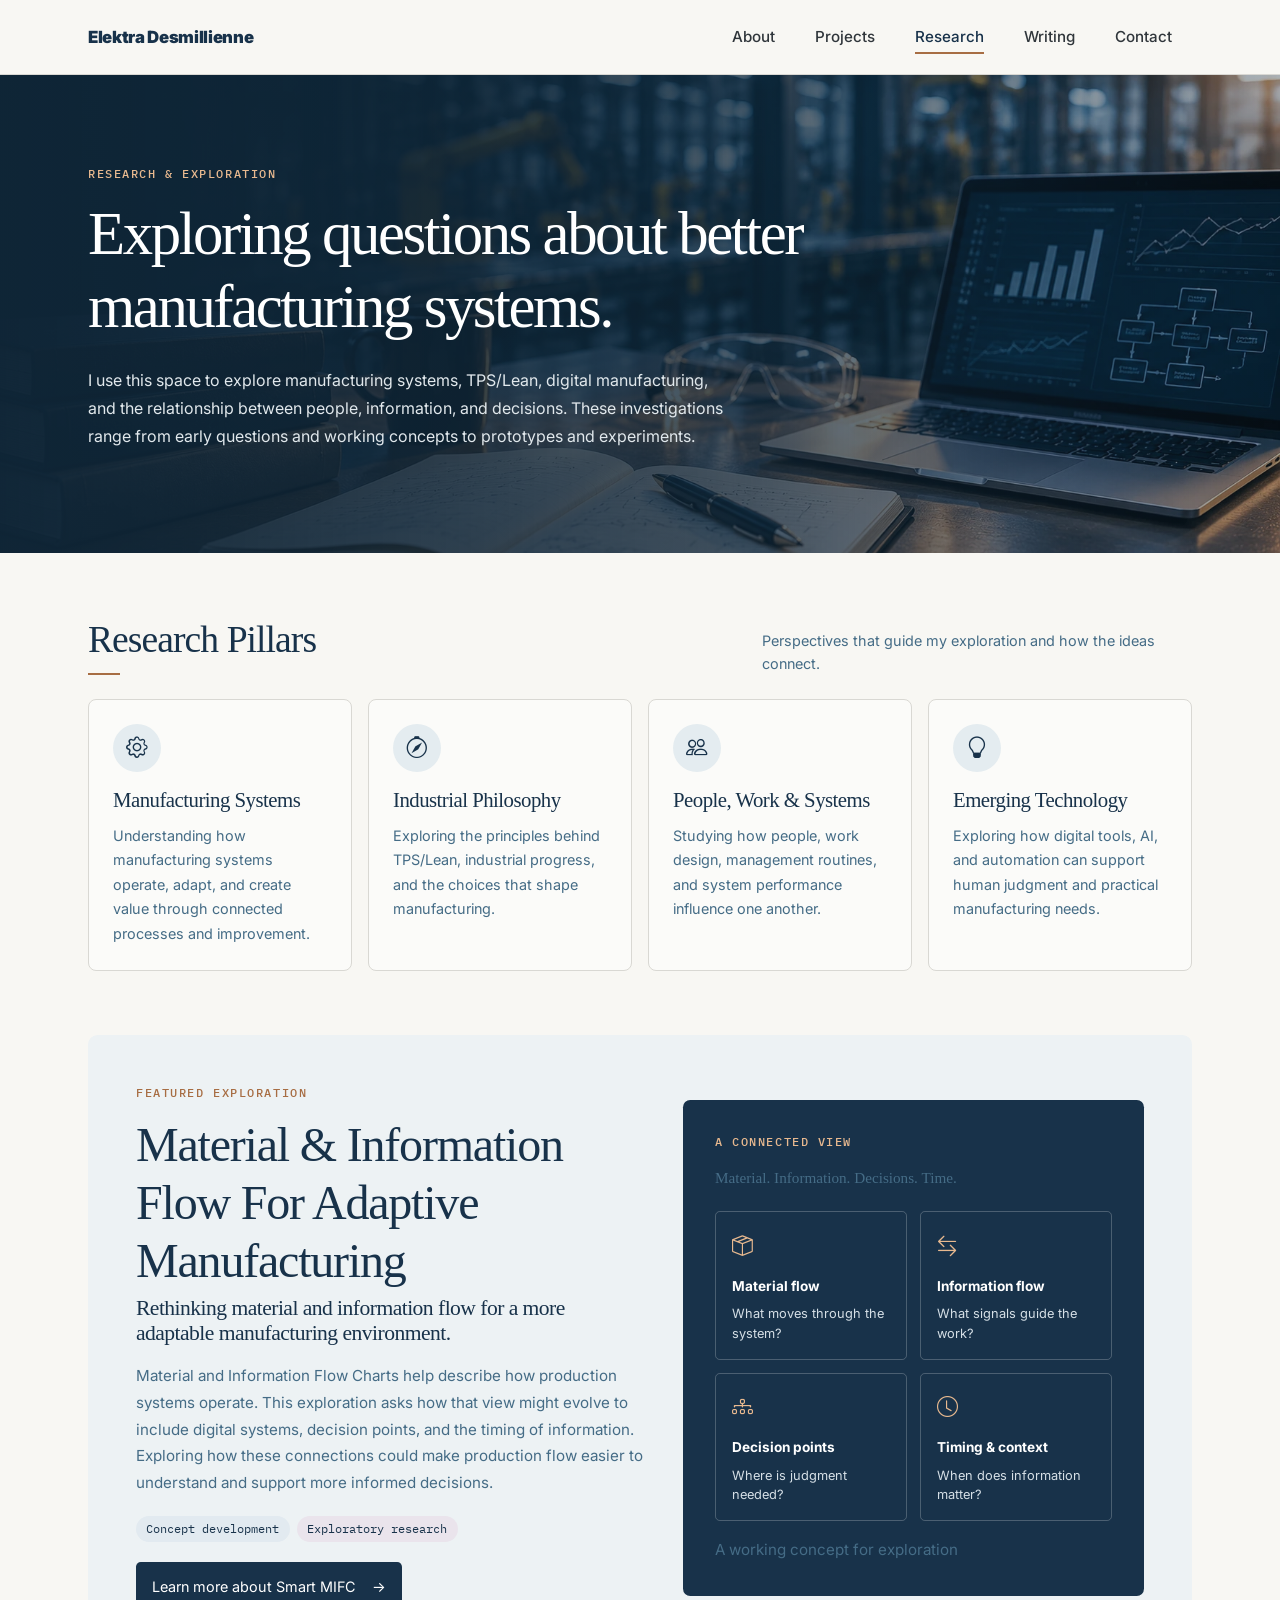
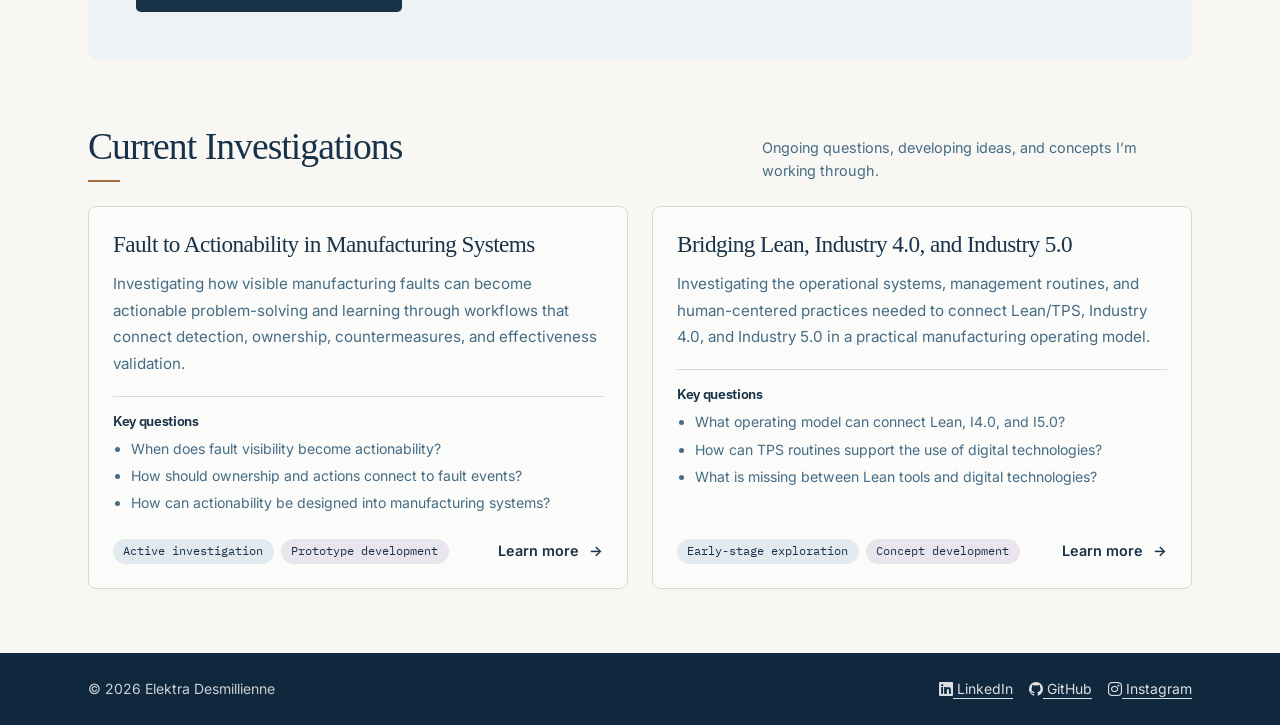
<file: research.html>
<!DOCTYPE html>
<html lang="en">
<head>
    <meta charset="utf-8">
    <meta name="viewport" content="width=device-width, initial-scale=1">
    <meta name="description" content="Independent explorations of manufacturing systems, industrial philosophy, people and work, and emerging technology.">
    <title>Research and Exploration | Elektra Desmillienne</title>
    <link rel="icon" type="image/x-icon" href="assets/site_favicon.ico">
    <link rel="preconnect" href="https://fonts.googleapis.com">
    <link rel="preconnect" href="https://fonts.gstatic.com" crossorigin>
    <link href="https://fonts.googleapis.com/css2?family=IBM+Plex+Mono:wght@400;500&amp;family=IBM+Plex+Sans:wght@400;500;600;700&amp;family=Inter:wght@400;500;600;700;800&amp;display=swap" rel="stylesheet">
    <link href="https://cdn.jsdelivr.net/npm/bootstrap-icons@1.8.1/font/bootstrap-icons.css" rel="stylesheet">
    <link href="css/styles.css" rel="stylesheet">
    <link href="css/custom.css" rel="stylesheet">
</head>
<body class="research-page d-flex flex-column min-vh-100">
    <main class="flex-shrink-0"></main>

        <!-- Navigation -->
        <nav class="navbar navbar-expand-lg navbar-light bg-white py-3" aria-label="Main navigation">
            <div class="container px-4 px-lg-5">
                <a class="navbar-brand" href="index.html"><span class="fw-bolder text-primary">Elektra Desmillienne</span></a>
                <button class="navbar-toggler" type="button" data-bs-toggle="collapse" data-bs-target="#navbarSupportedContent" aria-controls="navbarSupportedContent" aria-expanded="false" aria-label="Toggle navigation">
                    <span class="navbar-toggler-icon"></span>
                </button>
                <div class="collapse navbar-collapse" id="navbarSupportedContent">
                    <ul class="navbar-nav ms-auto mb-2 mb-lg-0 small fw-bolder">
                        <li class="nav-item"><a class="nav-link" href="about.html">About</a></li>
                        <li class="nav-item"><a class="nav-link" href="projects.html">Projects</a></li>
                        <li class="nav-item"><a class="nav-link active" href="research.html" aria-current="page">Research</a></li>
                        <li class="nav-item"><a class="nav-link" href="writings.html">Writing</a></li>
                        <li class="nav-item"><a class="nav-link" href="contact.html">Contact</a></li>
                    </ul>
                </div>
            </div>
        </nav>
        <!--Hero-->
        <header class="research-hero">
            <div class="container px-4 px-lg-5">
                <div class="research-hero-copy">
                    <p class="research-eyebrow">Research &amp; Exploration</p>
                    <h1>Exploring questions about better manufacturing systems.</h1>
                    <p>I use this space to explore manufacturing systems, TPS/Lean, digital manufacturing, 
                        and the relationship between people, information, and decisions. These investigations 
                        range from early questions and working concepts to prototypes and experiments. </p>
                </div>
            </div>
        </header>

        <!---Research pillars-->
        <section class="research-section" aria-labelledby="pillars-heading">
            <div class="container px-4 px-lg-5">
                <div class="research-section-heading">
                    <h2 id="pillars-heading">Research Pillars</h2>
                    <p>Perspectives that guide my exploration and how the ideas connect.</p>
                </div>
                <div class="row g-3">
                    <div class="col-sm-6 col-xl-3">
                        <article class="research-pillar h-100">
                            <span class="research-icon" aria-hidden="true">
                                <i class="bi bi-gear"></i>
                            </span>
                            <h3>Manufacturing Systems</h3>
                            <p>Understanding how manufacturing systems operate, adapt, and create value through connected processes and improvement.</p>
                        </article>
                    </div>
                    <div class="col-sm-6 col-xl-3">
                        <article class="research-pillar h-100">
                            <span class="research-icon" aria-hidden="true">
                                <i class="bi bi-compass"></i>
                            </span>
                            <h3>Industrial Philosophy</h3>
                            <p>Exploring the principles behind TPS/Lean, industrial progress, and the choices that shape manufacturing.</p>
                        </article>
                    </div>
                    <div class="col-sm-6 col-xl-3">
                        <article class="research-pillar h-100">
                            <span class="research-icon" aria-hidden="true">
                                <i class="bi bi-people"></i>
                            </span>
                            <h3>People, Work &amp; Systems</h3>
                            <p>Studying how people, work design, management routines, and system performance influence one another.</p>
                        </article>
                    </div>
                    <div class="col-sm-6 col-xl-3">
                        <article class="research-pillar h-100">
                            <span class="research-icon" aria-hidden="true">
                                <i class="bi bi-lightbulb"></i>
                            </span>
                            <h3>Emerging Technology</h3>
                            <p>Exploring how digital tools, AI, and automation can support human judgment and practical manufacturing needs.</p>
                        </article>
                    </div>
                </div>
            </div>
        </section>

        <!---Research feature-->
        <section class="research-feature-section" aria-labelledby="featured-heading">
            <div class="container px-4 px-lg-5">
                <div class="research-feature">
                    <div>
                        <p class="research-eyebrow">Featured Exploration</p>
                        <h2 id="featured-heading">Material & Information Flow For Adaptive Manufacturing</h2>
                        <h3>Rethinking material and information flow for a more adaptable manufacturing environment.</h3>
                        <p>Material and Information Flow Charts help describe how production systems operate. 
                            This exploration asks how that view might evolve to include digital systems, decision points, 
                            and the timing of information. Exploring how these connections could make production flow easier to understand 
                                and support more informed decisions.</p>
                                <div class="research-status">
                                    <span>Concept development</span>
                                    <span>Exploratory research</span>
                                </div>
                                <a class="research-feature-link" href="research/smart-mifc.html">Learn more about Smart MIFC <span aria-hidden="true">&rarr;</span></a>
                            </div>
                            <div class="research-concept" aria-label="Conceptual areas of exploration for Smart MIFC">
                                <p class="research-eyebrow">A connected view</p>
                                <p class="research-concept-title">Material. Information. Decisions. Time.</p>
                                <div class="research-concept-grid">
                                    <div>
                                        <i class="bi bi-box-seam" aria-hidden="true"></i>
                                        <strong>Material flow</strong>
                                        <span>What moves through the system?</span>
                                    </div>
                                    <div>
                                        <i class="bi bi-arrow-left-right" aria-hidden="true"></i>
                                        <strong>Information flow</strong>
                                        <span>What signals guide the work?</span>
                                    </div>
                                    <div>
                                        <i class="bi bi-diagram-3" aria-hidden="true"></i>
                                        <strong>Decision points</strong>
                                        <span>Where is judgment needed?</span>
                                    </div>
                                    <div>
                                        <i class="bi bi-clock" aria-hidden="true"></i>
                                        <strong>Timing &amp; context</strong>
                                        <span>When does information matter?</span>
                                    </div>
                                </div>
                                <p class="research-concept-caption">A working concept for exploration</p>
                            </div>
                        </div>
                    </div>
                </div>
            </div>
        </section>

        <!---Research investigations-->
        <section class="research-section" aria-labelledby="investigations-heading">
            <div class="container px-4 px-lg-5">
                <div class="research-section-heading">
                    <h2 id="investigations-heading">Current Investigations</h2>
                    <p>Ongoing questions, developing ideas, and concepts I’m working through.</p>
                </div>
                <div class="row g-4">
                    <div class="col-lg-6">
                        <article class="research-investigation h-100">
                            <h3>Fault to Actionability in Manufacturing Systems</h3>
                            <p class="research-summary">Investigating how visible manufacturing 
                                faults can become actionable problem-solving and learning through 
                                workflows that connect detection, ownership, countermeasures, and 
                                effectiveness validation.</p>
                                <div class="research-questions">
                                    <h4>Key questions</h4>
                                    <ul>
                                        <li>When does fault visibility become actionability?</li>
                                        <li>How should ownership and actions connect to fault events?</li>
                                        <li>How can actionability be designed into manufacturing systems?</li>
                                    </ul>
                                </div>
                                <div class="research-card-bottom">
                                    <div class="research-status">
                                        <span>Active investigation</span>
                                        <span>Prototype development</span>
                                    </div>
                                    <a class="research-more" href="research/fault-to-actionability.html" aria-label="Learn more about Fault to Actionability in Manufacturing Systems">Learn more 
                                        <span aria-hidden="true">&rarr;</span>
                                    </a>
                                </div>
                        </article>
                    </div>
                    <div class="col-lg-6">
                        <article class="research-investigation h-100">
                            <h3>Bridging Lean, Industry 4.0, and Industry 5.0</h3>
                            <p class="research-summary">Investigating the operational systems, 
                                management routines, and human-centered practices needed to connect 
                                Lean/TPS, Industry 4.0, and Industry 5.0 in a practical manufacturing 
                                operating model.</p>
                                <div class="research-questions">
                                    <h4>Key questions</h4>
                                    <ul>
                                        <li>What operating model can connect Lean, I4.0, and I5.0?</li>
                                        <li>How can TPS routines support the use of digital technologies?</li>
                                        <li>What is missing between Lean tools and digital technologies?</li>
                                    </ul>
                                </div>
                                <div class="research-card-bottom">
                                    <div class="research-status">
                                        <span>Early-stage exploration</span>
                                        <span>Concept development</span>
                                    </div>
                                    <a class="research-more" href="research/lean-industry-operating-model.html" aria-label="Learn more about Bridging Lean, Industry 4.0, and Industry 5.0">Learn more 
                                        <span aria-hidden="true">&rarr;</span>
                                    </a>
                                </div>
                        </article>
                    </div>
                </div>
            </div>
        </section>
    </main>
    
    <!-- Footer -->
     <footer class="bg-white py-4 mt-auto">
        <div class="container px-4 px-lg-5">
            <div class="row align-items-center justify-content-between flex-column flex-sm-row gap-3">
                <div class="col-auto"><div class="small m-0">&copy; 2026 Elektra Desmillienne</div></div>
                <div class="col-auto small research-footer-links">
                    <a class="content-link" href="https://www.linkedin.com/in/elektra-desmillienne/" target="_blank" rel="noopener noreferrer">
                        <i class="bi bi-linkedin" aria-hidden="true"></i> LinkedIn</a>
                    <a class="content-link" href="https://github.com/ElektraZee" target="_blank" rel="noopener noreferrer">
                        <i class="bi bi-github" aria-hidden="true"></i> GitHub</a>
                    <a class="content-link" href="https://www.instagram.com/elektra.desmillienne" target="_blank" rel="noopener noreferrer">
                        <i class="bi bi-instagram" aria-hidden="true"></i> Instagram</a>
                </div>
            </div>
        </div>
    </footer>

    <!-- Bootstrap core JS -->
<script src="https://cdn.jsdelivr.net/npm/bootstrap@5.2.3/dist/js/bootstrap.bundle.min.js"></script>
<script src="js/scripts.js"></script>
</body></html>
</file>
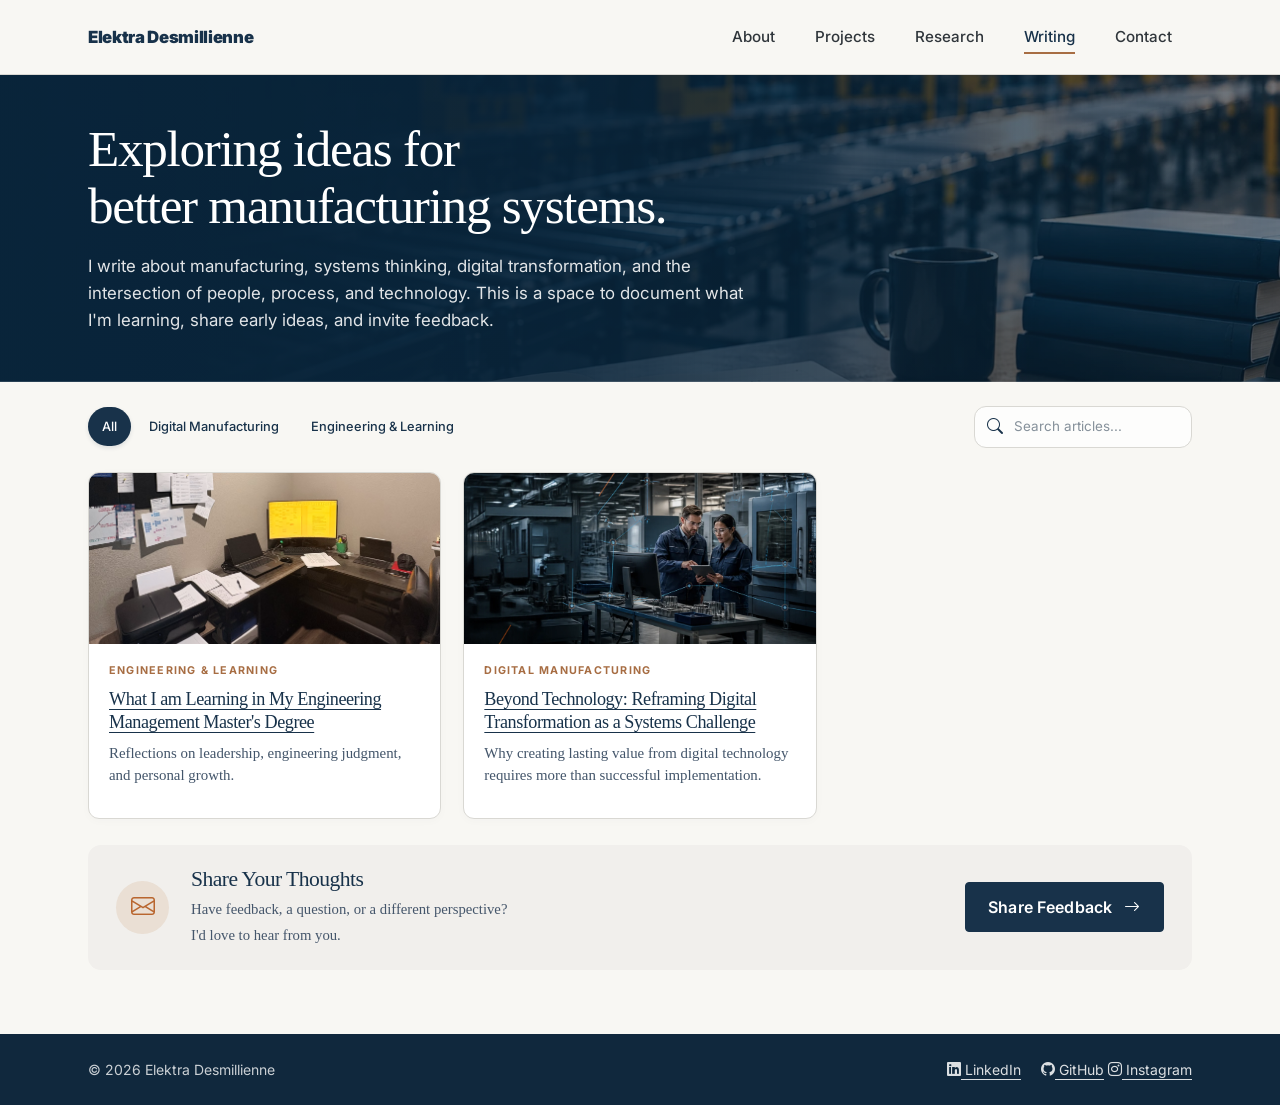
<file: writings.html>
<!DOCTYPE html>
<html lang="en">
<head>
    <meta charset="utf-8" />
    <meta name="viewport" content="width=device-width, initial-scale=1" />
    <meta name="description" content="Writing and notes on manufacturing systems, digital transformation, continuous improvement, and what I am learning." />
    <meta name="author" content="Elektra Desmillienne" />
    <title>Writing | Elektra Desmillienne</title>
    <link rel="icon" type="image/x-icon" href="assets/site_favicon.ico" />
    <link rel="preconnect" href="https://fonts.googleapis.com" />
    <link rel="preconnect" href="https://fonts.gstatic.com" crossorigin />
    <link href="https://fonts.googleapis.com/css2?family=Inter:wght@400;500;600;700&amp;family=IBM+Plex+Mono:wght@400;500&amp;display=swap" rel="stylesheet" />
    <link href="https://cdn.jsdelivr.net/npm/bootstrap-icons@1.8.1/font/bootstrap-icons.css" rel="stylesheet" />
    <!-- Your existing Start Bootstrap stylesheet and custom design system. -->
    <link href="css/styles.css" rel="stylesheet" />
    <link href="css/custom.css" rel="stylesheet" />
    <!-- Writing page overrides always come last. -->
    <link href="css/writings.css" rel="stylesheet" />
</head>
<body class="writing-page d-flex flex-column min-vh-100">
    <main class="flex-shrink-0">
        <!-- Navigation -->
        <nav class="navbar navbar-expand-lg navbar-light bg-white py-3" aria-label="Main navigation">
            <div class="container px-4 px-lg-5">
                <a class="navbar-brand" href="index.html"><span class="fw-bolder text-primary">Elektra Desmillienne</span></a>
                <button class="navbar-toggler" type="button" data-bs-toggle="collapse" data-bs-target="#navbarSupportedContent" aria-controls="navbarSupportedContent" aria-expanded="false" aria-label="Toggle navigation">
                    <span class="navbar-toggler-icon"></span>
                </button>
                <div class="collapse navbar-collapse" id="navbarSupportedContent">
                    <ul class="navbar-nav ms-auto mb-2 mb-lg-0 small fw-bolder">
                        <li class="nav-item"><a class="nav-link" href="about.html">About</a></li>
                        <li class="nav-item"><a class="nav-link" href="projects.html">Projects</a></li>
                        <li class="nav-item"><a class="nav-link" href="research.html">Research</a></li>
                        <li class="nav-item"><a class="nav-link active" href="writings.html" aria-current="page">Writing</a></li>
                        <li class="nav-item"><a class="nav-link" href="contact.html">Contact</a></li>
                    </ul>
                </div>
            </div>
        </nav>

        <!-- Dark editorial hero inspired by your mockup. -->
        <header class="writing-hero">
            <div class="container px-4 px-lg-5 writing-hero__inner">
                <div class="writing-hero__content">
                    <h1>Exploring ideas for<br class="d-none d-sm-inline" /> better manufacturing systems.</h1>
                    <p>I write about manufacturing, systems thinking, digital transformation, and the intersection 
                        of people, process, and technology. This is a space to document what I'm learning, share early 
                        ideas, and invite feedback.</p>
                </div>
            </div>
        </header>

        <!-- Filters and article previews. All examples below are draft placeholders. -->
        <section class="writing-library" aria-label="Writing library">
            <div class="container px-4 px-lg-5">
                <div class="writing-toolbar">
                    <div class="writing-filters" role="group" aria-label="Filter articles by topic">
                        <button class="writing-filter is-active" type="button" data-filter="all" aria-pressed="true">All</button>
                    <!--    <button class="writing-filter" type="button" data-filter="Manufacturing Systems" aria-pressed="false">Manufacturing Systems</button>-->
                        <button class="writing-filter" type="button" data-filter="Digital Manufacturing" aria-pressed="false">Digital Manufacturing</button>
                    <!--    <button class="writing-filter" type="button" data-filter="Continuous Improvement" aria-pressed="false">Continuous Improvement</button>
                        <button class="writing-filter" type="button" data-filter="Research Notes" aria-pressed="false">Research Notes</button>-->
                        <button class="writing-filter" type="button" data-filter="Engineering & Learning" aria-pressed="false">Engineering &amp; Learning</button>
                    </div>
                    <div class="writing-search">
                        <label class="visually-hidden" for="writing-search-input">Search articles</label>
                        <i class="bi bi-search" aria-hidden="true"></i>
                        <input type="search" id="writing-search-input" placeholder="Search articles..." autocomplete="off" />
                    </div>
                </div>

                <div class="writing-grid" id="writing-grid">

                    <!-- CARD 1: Engineeering Masters Education -->
                    <article class="writing-card" data-category="Engineering &amp; Learning">
                        <div class="writing-card__image"><img src="assets/writing/masters_learning.webp" width="272" height="132" loading="lazy" alt="Scenic mountain road" /></div>
                        <div class="writing-card__body">
                            <p class="writing-card__category">Engineering &amp; Learning</p>
                            <h2 class="writing-card__title">
                                <a href="articles/engineering_masters_learning.html" >What I am Learning in My Engineering Management Master's Degree</a>
                            </h2>
                            <p class="writing-card__summary">Reflections on leadership, engineering judgment, and personal growth.</p>    
                        </div>
                    </article>                    
                    
                    <!-- CARD 2: Digital Transformation -->
                    <article class="writing-card" data-category="Digital Manufacturing">
                        <div class="writing-card__image"><img src="assets/writing/Technology_Capability_Infographic.webp" width="275" height="133" loading="lazy" alt="Manufacturing dashboard displayed on a tablet" /></div>
                        <div class="writing-card__body">
                            <p class="writing-card__category">Digital Manufacturing</p>
                            <h2 class="writing-card__title">
                                <a href="articles/digital_trans_sys_challenge.html">Beyond Technology: Reframing Digital Transformation as a Systems Challenge</a>
                            </h2>
                            <p class="writing-card__summary">Why creating lasting value from digital technology requires more than successful implementation.</p>
                        </div>
                    </article>
<!--
                    <!-- CARD 3: Digital Transformation Reflections
                    <article class="writing-card" data-category="Engineering &amp; Learning">
                        <div class="writing-card__image"><img src="assets/writing/gemba.webp" width="272" height="132" loading="lazy" alt="Scenic mountain road" /></div>
                        <div class="writing-card__body">
                            <p class="writing-card__category">Engineering &amp; Learning</p>
                            <h2 class="writing-card__title">
                                <a href="articles/engineering_masters_learning.html" >What I am Learning in My Engineering Management Master's Degree</a>
                            </h2>
                            <p class="writing-card__summary">Reflections on leadership, engineering judgment, and personal growth.</p>    
                        </div>
                    </article>
                
                    <!-- CARD 4 
                    <article class="writing-card" data-category="Manufacturing Systems">
                        <div class="writing-card__image"><img src="assets/writing/gemba.webp" width="272" height="133" loading="lazy" alt="Manufacturing conveyor on a factory floor" /></div>
                        <div class="writing-card__body">
                            <p class="writing-card__category">Manufacturing Systems</p>
                            <h2 class="writing-card__title">
                                <a href="articles/paper-template.html">Observations into Improvement Activities</a>
                            </h2>
                            <p class="writing-card__summary">A look at how structured problem solving helps connect daily observations to meaningful, sustained improvements.</p>
                        </div>
                    </article>
                    
                     <!-- The other cards
                    <!-- CARD 5 
                    <article class="writing-card" data-category="Continuous Improvement">
                        <div class="writing-card__image"><img src="assets/writing/gemba.webp" width="274" height="133" loading="lazy" alt="Process-improvement notes arranged on a whiteboard" /></div>
                        <div class="writing-card__body">
                            <p class="writing-card__category">Continuous Improvement</p>
                            <h2 class="writing-card__title">
                                <a href="articles/paper-template.html">Observations into Improvement Activities</a>
                            </h2>
                            <p class="writing-card__summary">A look at how structured problem solving helps connect daily observations to meaningful, sustained improvements.</p>
                        </div>
                    </article>

                    <!-- CARD 6 
                    <article class="writing-card" data-category="Research Notes">
                        <div class="writing-card__image"><img src="assets/writing/gemba.webp" width="275" height="132" loading="lazy" alt="Notebook with system design sketches" /></div>
                        <div class="writing-card__body">
                            <p class="writing-card__category">Research Notes</p>
                            <h2 class="writing-card__title">
                                <a href="articles/paper-template.html">Observations into Improvement Activities</a>
                            </h2>
                            <p class="writing-card__summary">A look at how structured problem solving helps connect daily observations to meaningful, sustained improvements.</p>
                        </div>
                    </article>
                     -->
                </div>

                <p id="writing-empty" class="writing-empty" role="status" hidden>No articles match your search. Try another topic or keyword.</p>
                <p id="writing-count" class="visually-hidden" role="status" aria-live="polite"></p>

                <!-- Newsletter UI change temporarily to Writing Conact Footer -->
                <aside class="writing-newsletter" aria-labelledby="newsletter-title">
                    <div class="writing-newsletter__icon"><i class="bi bi-envelope" aria-hidden="true"></i></div>
                    <div class="writing-newsletter__copy">
                        <h2 id="newsletter-title">Share Your Thoughts</h2>
                        <p>Have feedback, a question, or a different perspective?
                            <br>I'd love to hear from you.</p>
                <!--        <span class="writing-newsletter__note">Email subscriptions are coming soon.</span>-->
                    </div>
                    <div class="writing-newsletter__form" aria-label="Newsletter signup not yet available">
                <!--    <label class="visually-hidden" for="newsletter-email">Email address</label>
                        <input id="newsletter-email" type="email" placeholder="Enter your email" disabled />
                        <button type="button" disabled>Get In Touch</button>
                        <a href="contact.html" class="writing-newsletter__form button">
                            Share Feedback
                        </a>-->
                        <a class="btn btn-primary projects-cta__button" href="contact.html">Share Feedback <i class="bi bi-arrow-right ms-2" aria-hidden="true"></i></a>
                    </div>
                </aside>
            </div>
        </section>
    </main>

    <!-- Footer matches your existing homepage. -->
    <footer class="bg-white py-4 mt-auto">
        <div class="container px-4 px-lg-5">
            <div class="row align-items-center justify-content-between flex-column flex-sm-row gap-3">
                <div class="col-auto"><div class="small m-0">&copy; 2026 Elektra Desmillienne</div></div>
                <div class="col-auto small">
                    <a class="content-link" href="https://www.linkedin.com/in/elektra-desmillienne/" target="_blank" rel="noopener noreferrer" aria-label="LinkedIn profile"><i class="bi bi-linkedin" aria-hidden="true"></i> LinkedIn</a>
                    <a class="content-link ms-3" href="https://github.com/ElektraZee" target="_blank" rel="noopener noreferrer" aria-label="GitHub profile"><i class="bi bi-github" aria-hidden="true"></i> GitHub</a>
                    <a class="content-link" href="https://www.instagram.com/elektra.desmillienne" target="_blank" rel="noopener noreferrer" aria-label="Instagram profile">
                    <i class="bi bi-instagram" aria-hidden="true"></i> Instagram
                </a>
                </div>
            </div>
        </div>
    </footer>

    <script src="https://cdn.jsdelivr.net/npm/bootstrap@5.2.3/dist/js/bootstrap.bundle.min.js"></script>
    <script src="js/scripts.js"></script>

    <!-- Lightweight client-side filtering; no framework or build step needed. -->
    <script>
        (() => {
            const filters = [...document.querySelectorAll('.writing-filter')];
            const cards = [...document.querySelectorAll('.writing-card')];
            const input = document.getElementById('writing-search-input');
            const empty = document.getElementById('writing-empty');
            const count = document.getElementById('writing-count');
            let activeCategory = 'all';

            function updateArticles() {
                const query = input.value.toLocaleLowerCase().trim();
                let visible = 0;
                for (const card of cards) {
                    const categoryMatches = activeCategory === 'all' || card.dataset.category === activeCategory;
                    const searchMatches = card.textContent.toLocaleLowerCase().includes(query);
                    card.hidden = !(categoryMatches && searchMatches);
                    if (!card.hidden) visible++;
                }
                empty.hidden = visible !== 0;
                count.textContent = `${visible} article preview${visible === 1 ? '' : 's'} shown.`;
            }

            for (const button of filters) {
                button.addEventListener('click', () => {
                    activeCategory = button.dataset.filter;
                    for (const item of filters) {
                        const selected = item === button;
                        item.classList.toggle('is-active', selected);
                        item.setAttribute('aria-pressed', String(selected));
                    }
                    updateArticles();
                });
            }
            input.addEventListener('input', updateArticles);
            updateArticles();
        })();
    </script>
</body>
</html>
</file>
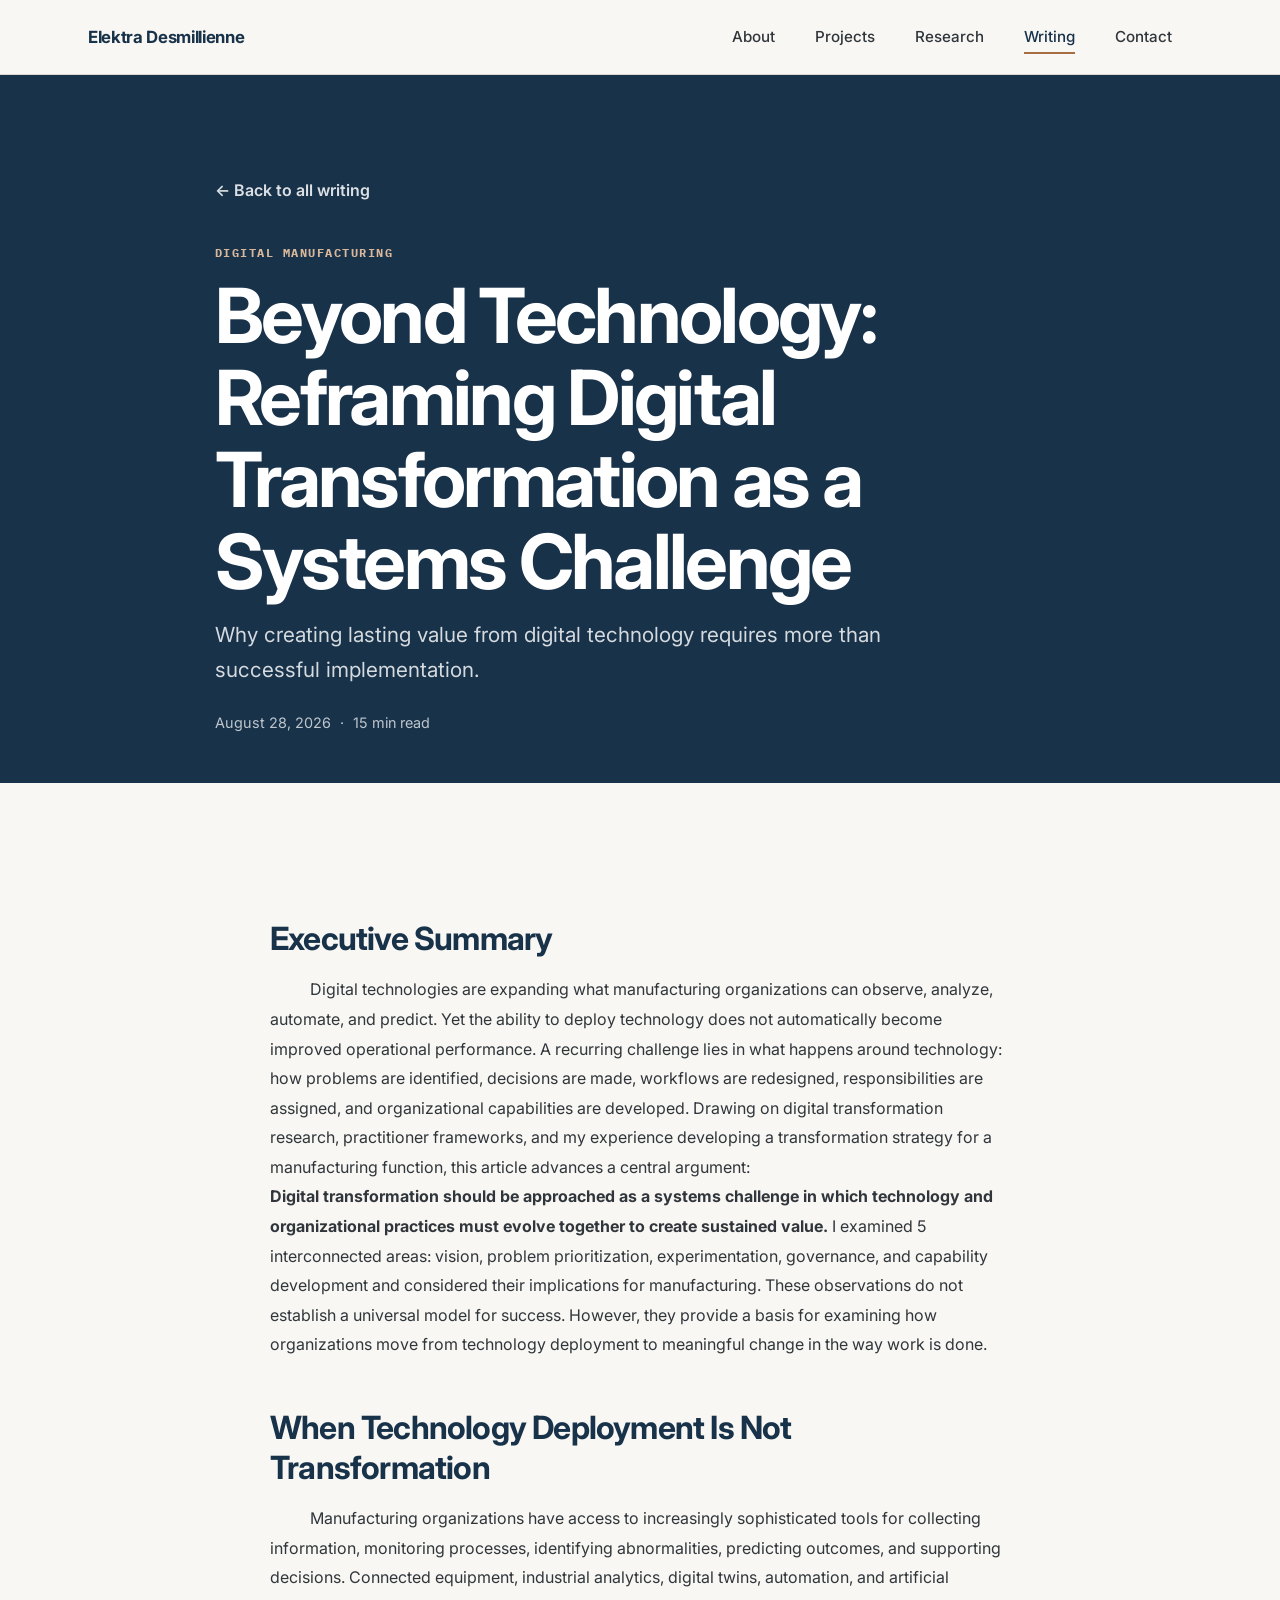
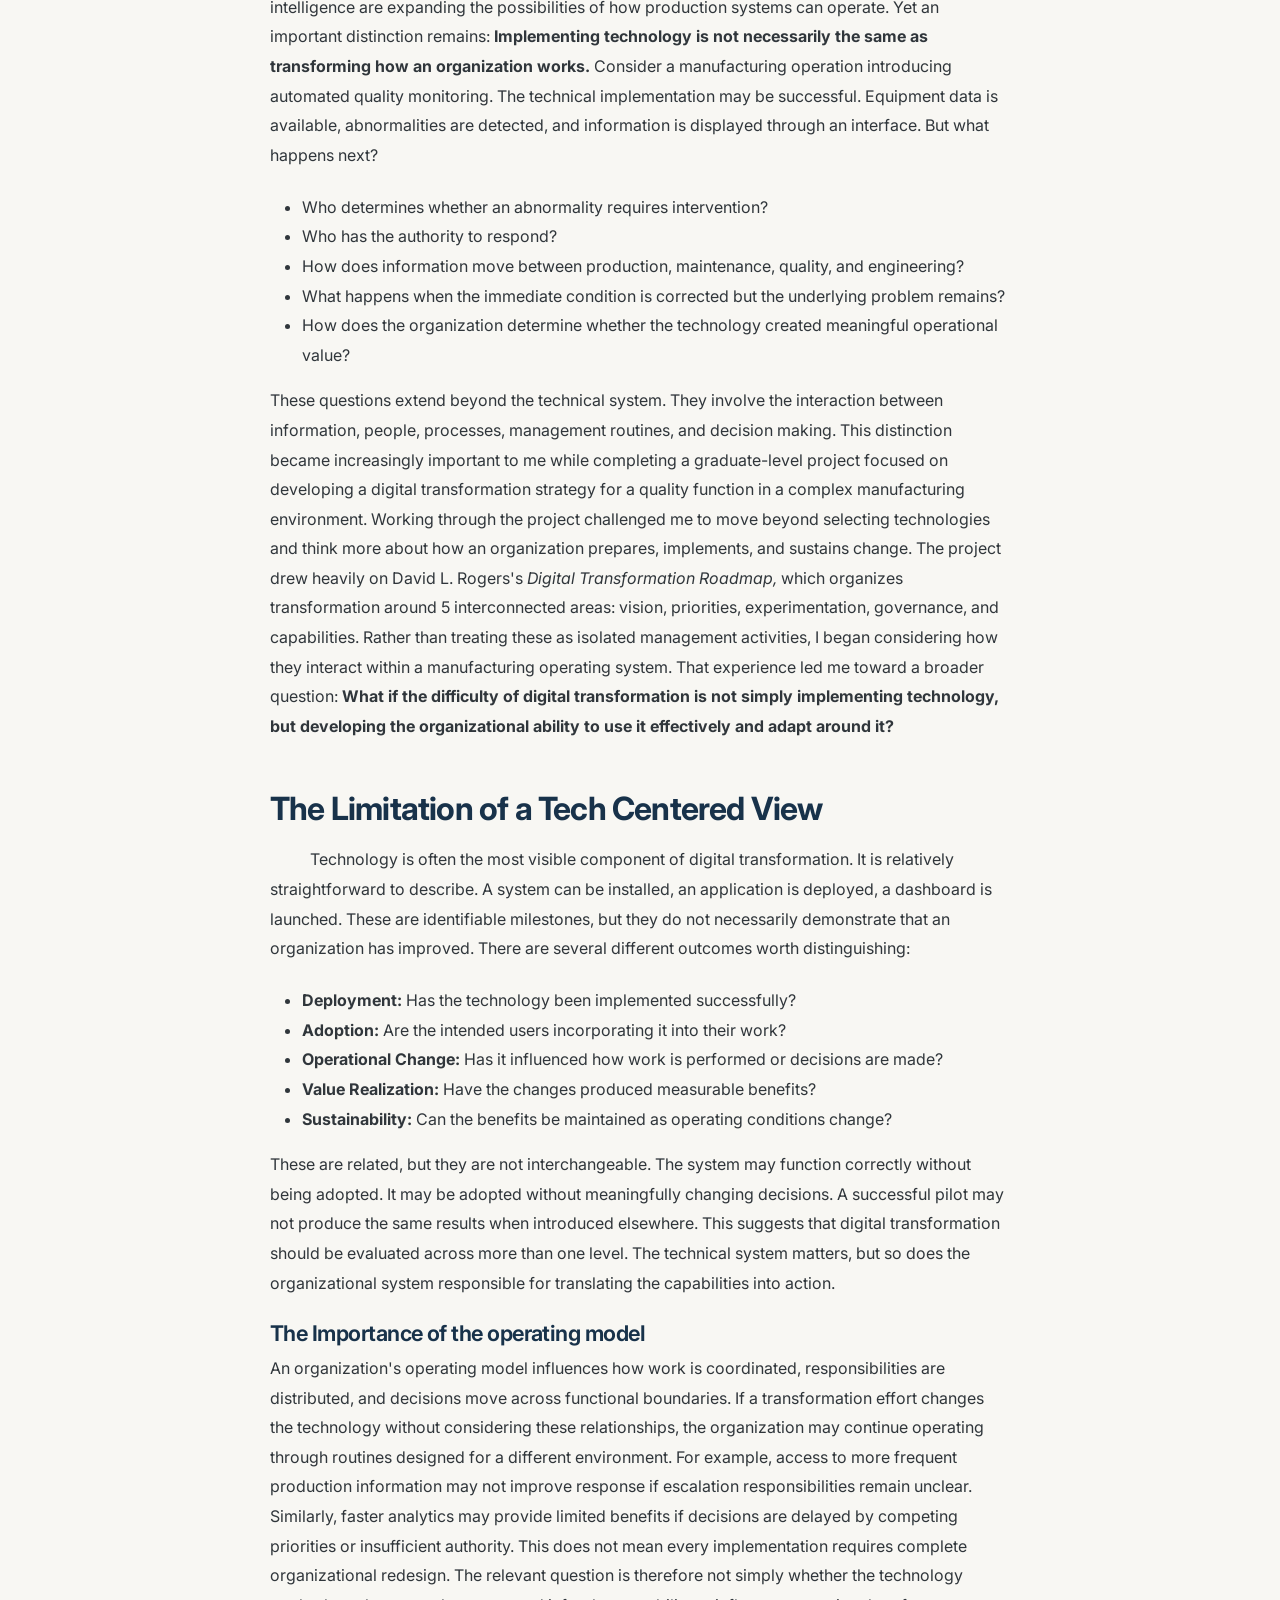
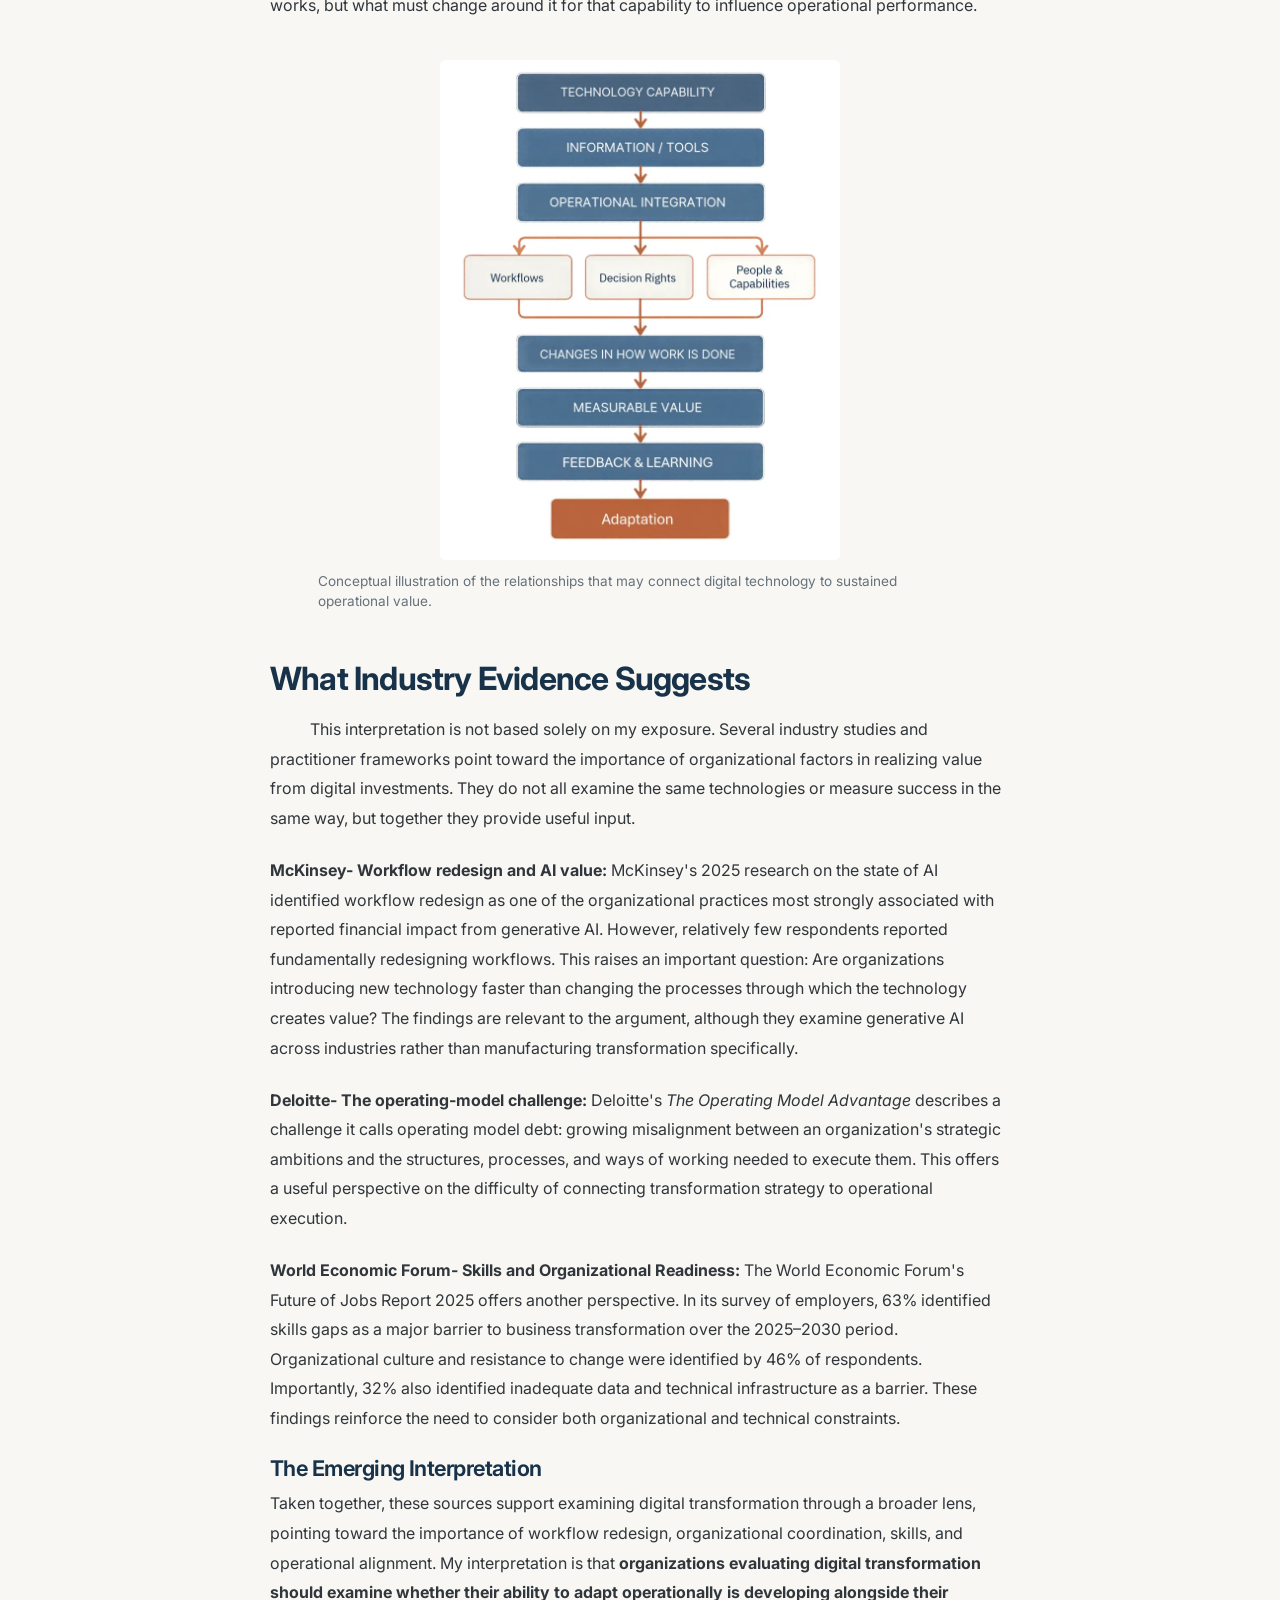
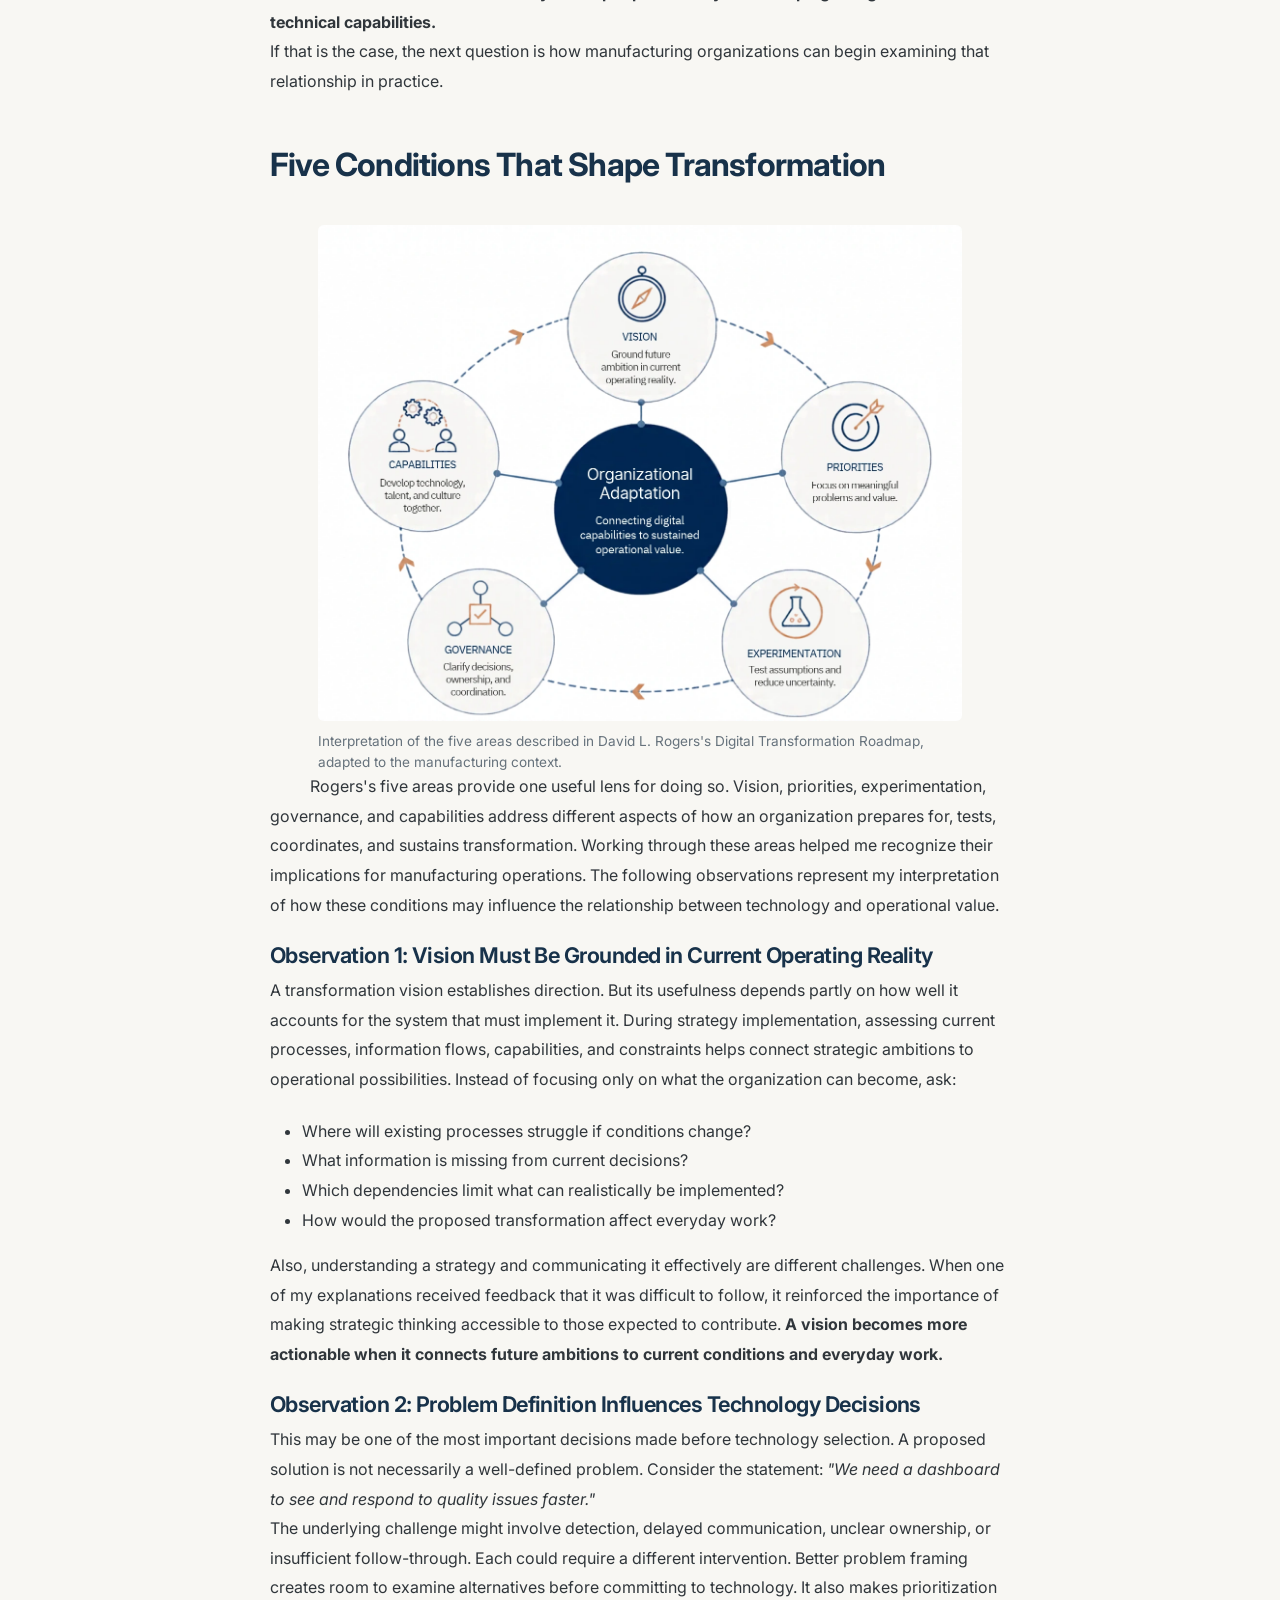
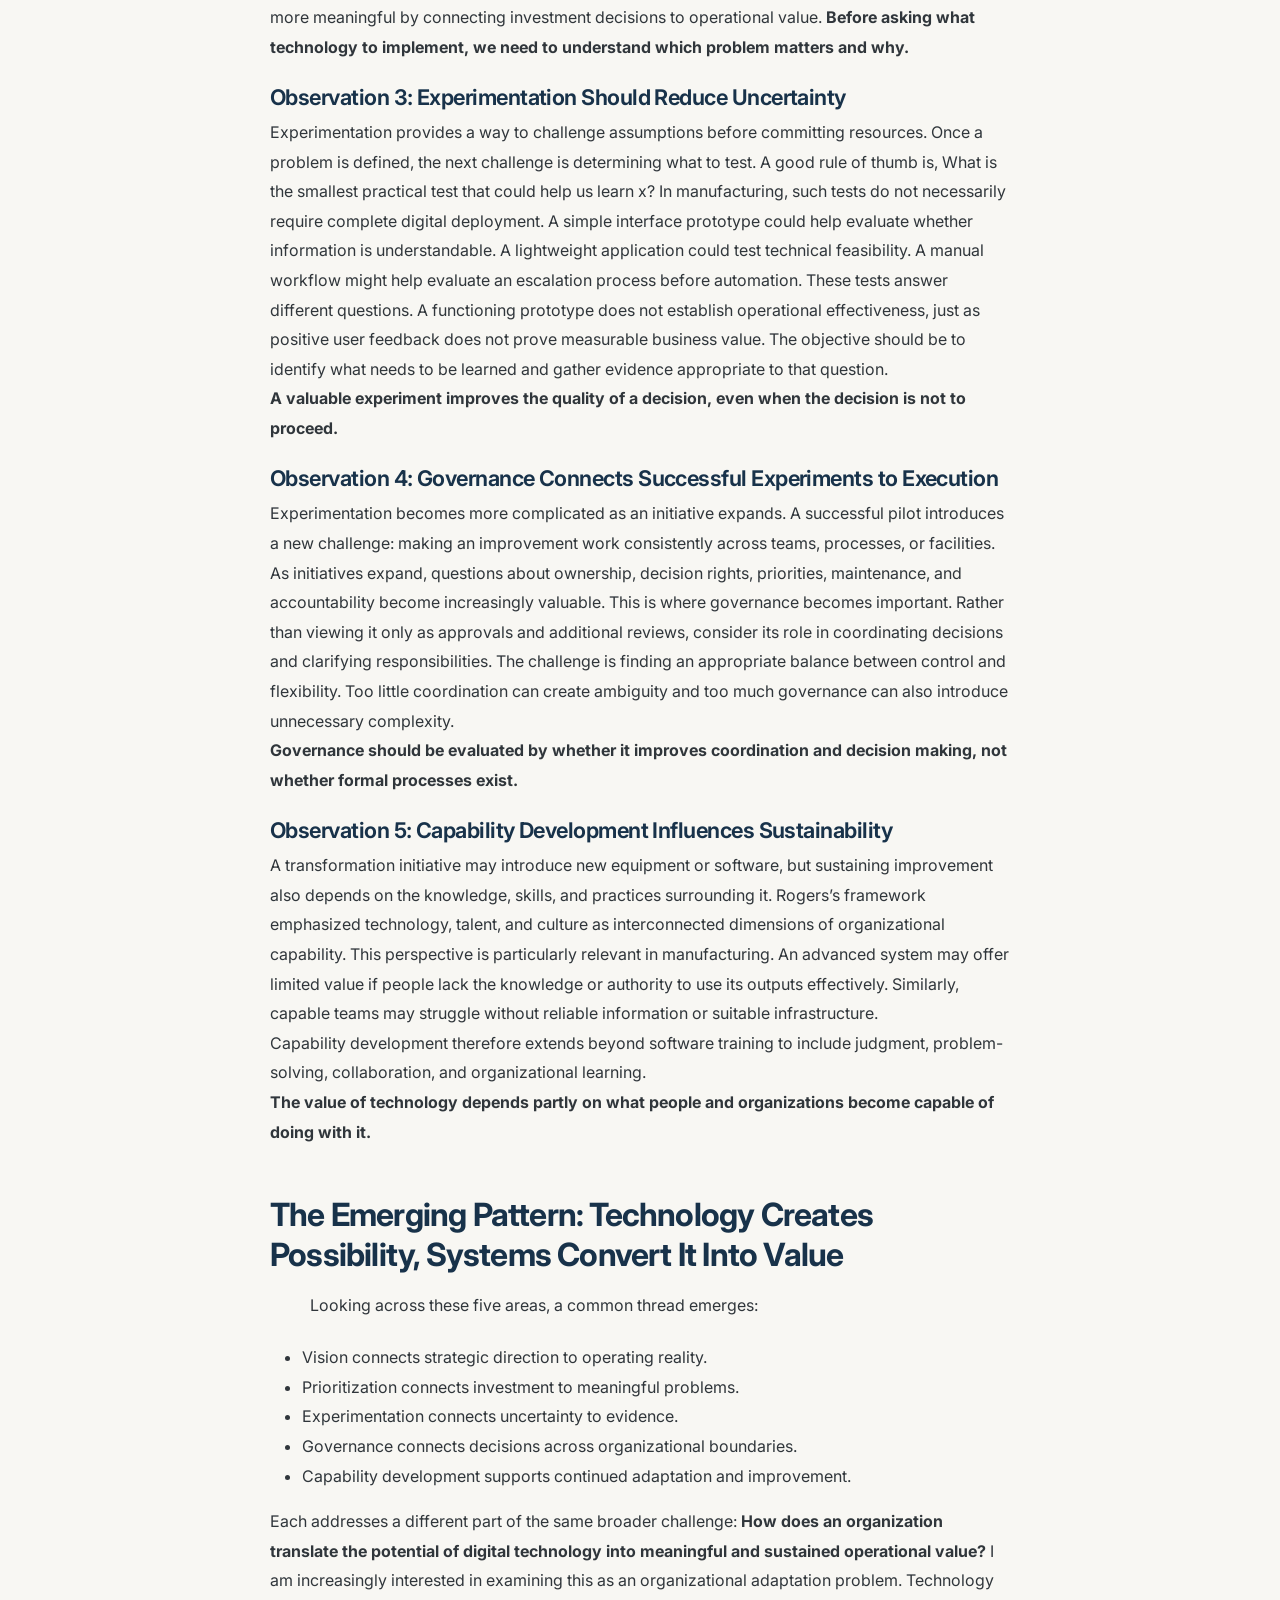
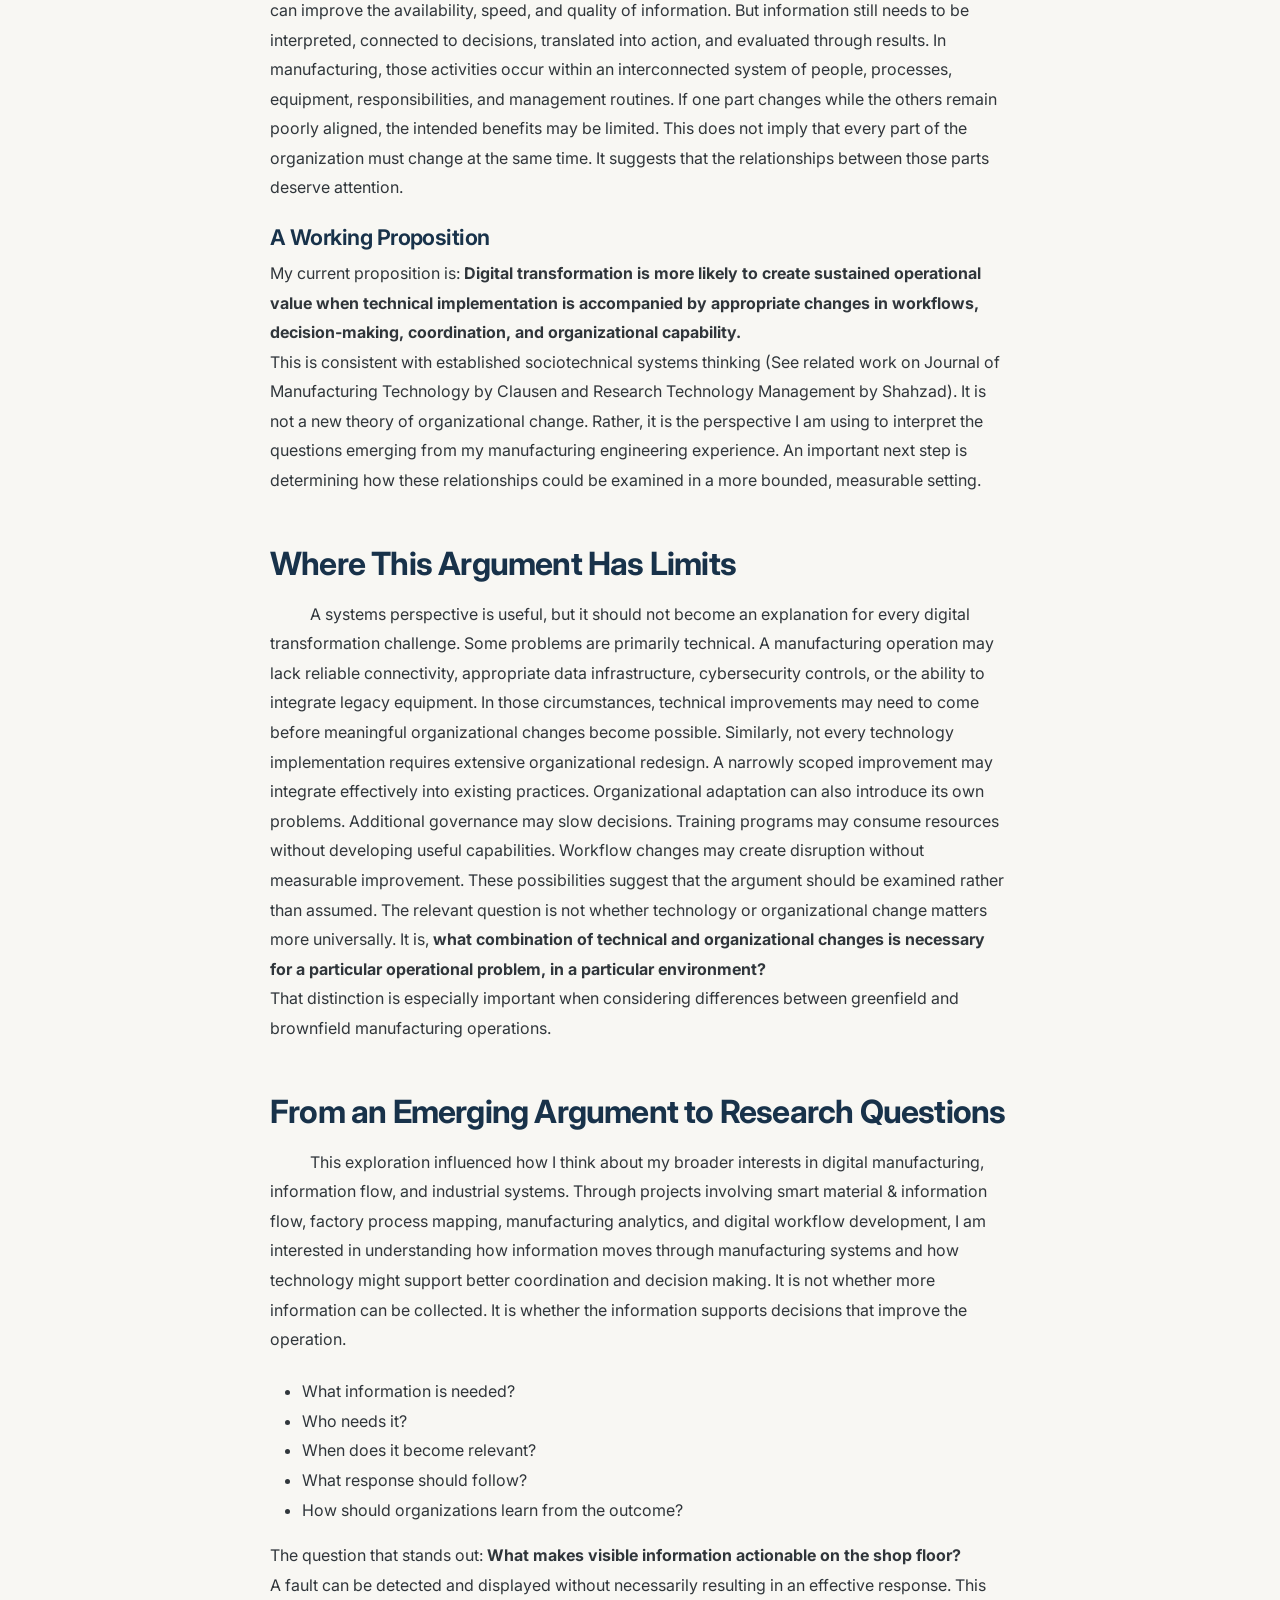
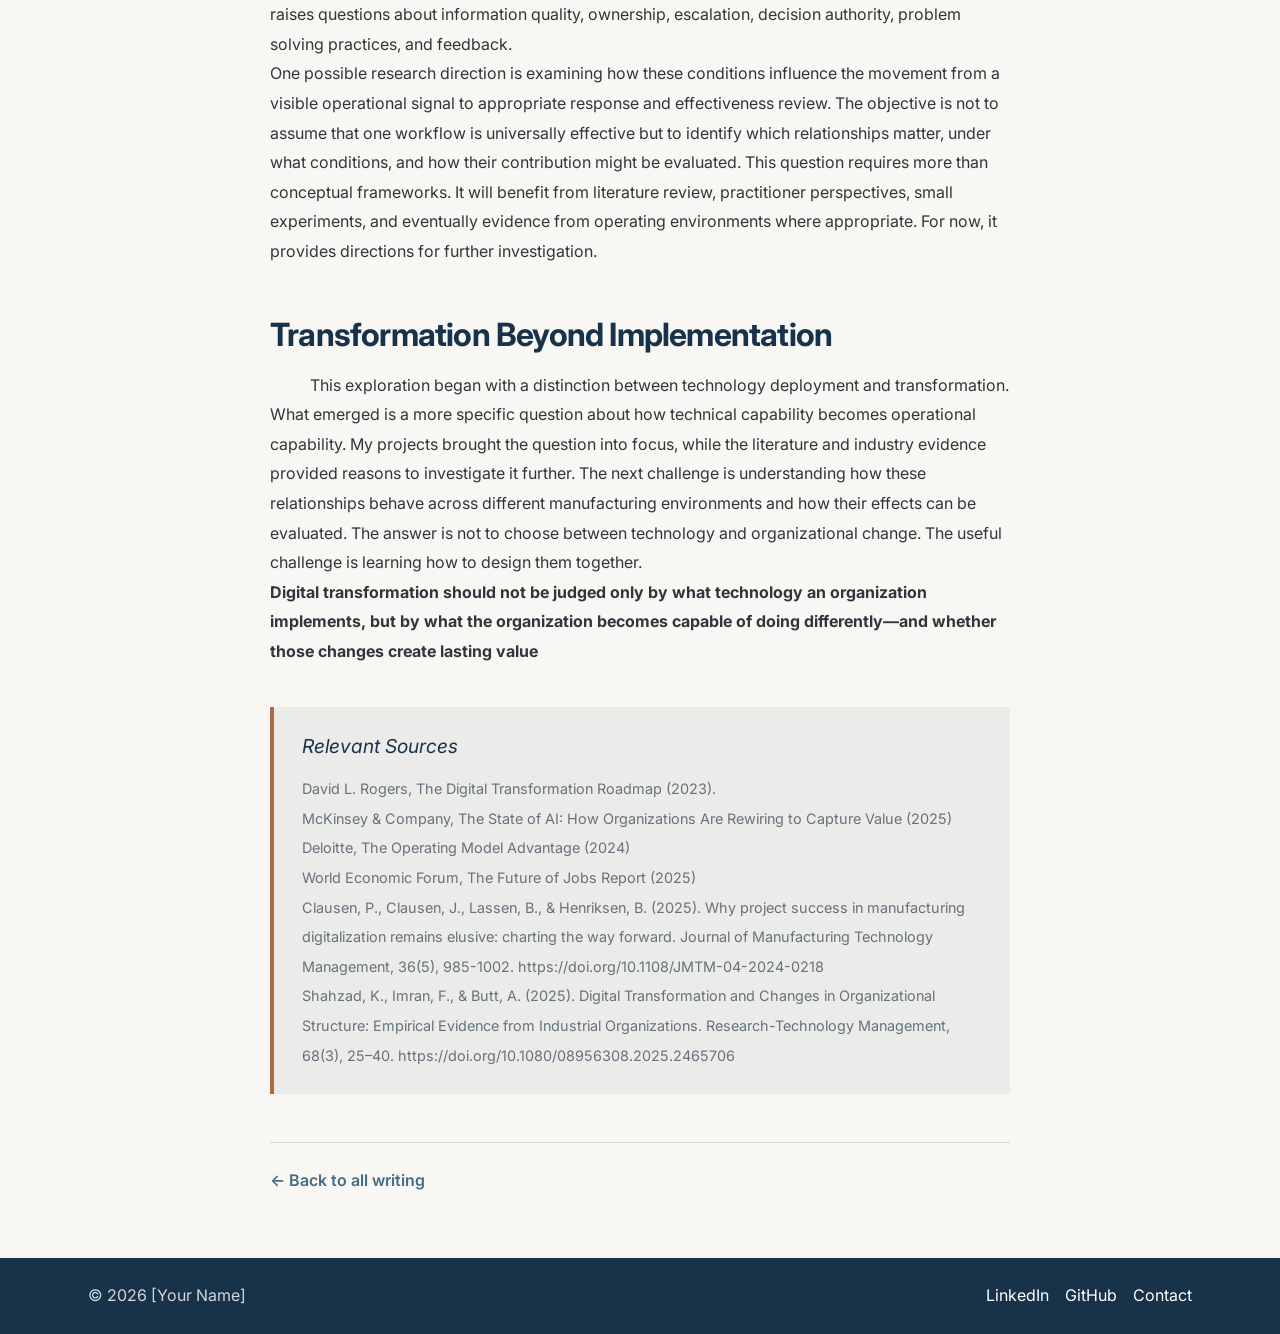
<file: articles/digital_trans_sys_challenge.html>
<!DOCTYPE html>
<html lang="en">
<head>
    <meta charset="utf-8">
    <meta name="viewport" content="width=device-width, initial-scale=1">
    <meta name="description" content="Beyond Technology: Reframing Digital Transformation as a Systems Challenge">
    <title>Digital Transformation A Systems Challenge | Elektra Desmillienne</title>

    <!-- Paths -->
    <link rel="icon" type="image/x-icon" href="../assets/site_favicon.ico" />
    <link rel="preconnect" href="https://fonts.googleapis.com">
    <link rel="preconnect" href="https://fonts.gstatic.com" crossorigin>
    <link href="https://fonts.googleapis.com/css2?family=IBM+Plex+Mono:wght@400;500&amp;family=IBM+Plex+Sans:wght@400;500;600;700&amp;family=Inter:wght@400;500;600;700;800&amp;display=swap" rel="stylesheet">
    <link href="https://cdn.jsdelivr.net/npm/bootstrap-icons@1.8.1/font/bootstrap-icons.css" rel="stylesheet">
    <link href="../css/styles.css" rel="stylesheet">
    <link href="../css/custom.css" rel="stylesheet">
    <link href="../css/writings.css" rel="stylesheet">
</head>
<body class="article-page">
    <!-- Navigation: five-link menu consistent across all pages. -->
    <nav class="navbar navbar-expand-lg navbar-light bg-white py-3" aria-label="Main navigation">
        <div class="container px-4 px-lg-5">
            <a class="navbar-brand fw-bolder" href="../index.html">Elektra Desmillienne</a>
            <button class="navbar-toggler" type="button" data-bs-toggle="collapse"
                    data-bs-target="#mainNavigation" aria-controls="mainNavigation"
                    aria-expanded="false" aria-label="Toggle navigation">
                <span class="navbar-toggler-icon"></span>
            </button>
            <div class="collapse navbar-collapse" id="mainNavigation">
                <ul class="navbar-nav ms-auto mb-2 mb-lg-0 small fw-bolder">
                    <li class="nav-item"><a class="nav-link" href="../about.html">About</a></li>
                    <li class="nav-item"><a class="nav-link" href="../projects.html">Projects</a></li>
                    <li class="nav-item"><a class="nav-link" href="../research.html">Research</a></li>
                    <li class="nav-item"><a class="nav-link active" href="../writings.html" aria-current="page">Writing</a></li>
                    <li class="nav-item"><a class="nav-link" href="../contact.html">Contact</a></li>
                </ul>
            </div>
        </div>
    </nav>

    <main>
        <header class="article-header">
            <div class="container px-4 px-lg-5">
                <div class="article-header__inner">
                    <a class="article-back-link" href="../writings.html">&larr; Back to all writing</a>
                    <p class="article-eyebrow">Digital Manufacturing</p>
                    <h1 class="article-title">Beyond Technology: Reframing Digital Transformation as a Systems Challenge</h1>
                    <p class="article-deck">Why creating lasting value from digital technology requires more than successful implementation.</p>
                    <div class="article-meta" aria-label="Article details">
                        <span>August 28, 2026</span>
                        <span aria-hidden="true">·</span>
                        <span>15 min read</span>
                    </div>
                </div>
            </div>
        </header>

        <!-- Optional hero image: replace the commented example with your image. -->
        <!--
        <figure class="article-hero container px-4 px-lg-5">
            <img src="../assets/writing/[article-image].webp"
                 alt="[Describe the image for readers using a screen reader.]"
                 width="1600" height="900" fetchpriority="high">
            <figcaption>[Optional image caption or credit.]</figcaption>
        </figure>
        -->

        <article class="article-content container px-4 px-lg-5">
            <div class="article-prose">
                <h2>Executive Summary</h2>
                <p style="text-indent: 40px";> Digital technologies are expanding what manufacturing organizations can observe, analyze, automate, and predict. 
                   Yet the ability to deploy technology does not automatically become improved operational performance.
                   A recurring challenge lies in what happens around technology: how problems are identified, decisions are made, 
                   workflows are redesigned, responsibilities are assigned, and organizational capabilities are developed.
                   Drawing on digital transformation research, practitioner frameworks, and my experience developing a transformation 
                   strategy for a manufacturing function, this article advances a central argument:
                   <br><b>Digital transformation should be approached as a systems challenge in which technology and organizational 
                        practices must evolve together to create sustained value.</b> I examined 5 interconnected areas: vision, problem 
                        prioritization, experimentation, governance, and capability development and considered their implications for 
                        manufacturing. These observations do not establish a universal model for success. However, they provide a basis 
                        for examining how organizations move from technology deployment to meaningful change in the way work is done.
                </p>

                <!-- Optional figure: duplicate this block when an image supports the article. -->
                <!--
                <figure class="article-figure">
                    <img src="../assets/writing/[figure-image].webp"
                         alt="[Meaningful description of the image.]"
                         width="1200" height="750" loading="lazy" decoding="async">
                    <figcaption>[Optional caption or source credit.]</figcaption>
                </figure>
                -->

                <h2>When Technology Deployment Is Not Transformation</h2>
                <p style="text-indent: 40px";>Manufacturing organizations have access to increasingly sophisticated tools for collecting information, 
                    monitoring processes, identifying abnormalities, predicting outcomes, and supporting decisions. Connected equipment, 
                    industrial analytics, digital twins, automation, and artificial intelligence are expanding the possibilities of how 
                    production systems can operate. Yet an important distinction remains: <b>Implementing technology is not necessarily the same as transforming how an organization works.</b>
                    Consider a manufacturing operation introducing automated quality monitoring. The technical implementation 
                    may be successful. Equipment data is available, abnormalities are detected, and information is displayed through 
                    an interface. But what happens next?
                    <ul> 
                        <li>Who determines whether an abnormality requires intervention?</li>
                        <li>Who has the authority to respond?</li>
                        <li>How does information move between production, maintenance, quality, and engineering?</li>
                        <li>What happens when the immediate condition is corrected but the underlying problem remains?</li>
                        <li>How does the organization determine whether the technology created meaningful operational value?</li>
                    </ul>
                    These questions extend beyond the technical system. They involve the interaction between information, people, processes, 
                    management routines, and decision making. This distinction became increasingly important to me while completing a graduate-level 
                    project focused on developing a digital transformation strategy for a quality function in a complex manufacturing environment. 
                    Working through the project challenged me to move beyond selecting technologies and think more about how an organization prepares, 
                    implements, and sustains change.
                    The project drew heavily on David L. Rogers's <i>Digital Transformation Roadmap,</i> which organizes transformation around 5 interconnected 
                    areas: vision, priorities, experimentation, governance, and capabilities. Rather than treating these as isolated management activities, 
                    I began considering how they interact within a manufacturing operating system. That experience led me toward a broader question:<b> What 
                    if the difficulty of digital transformation is not simply implementing technology, but developing the organizational ability to use it 
                    effectively and adapt around it?</b>
                </p>
                
                <h2>The Limitation of a Tech Centered View</h2>
                <p style="text-indent: 40px";>Technology is often the most visible component of digital transformation. It is relatively straightforward to 
                    describe. A system can be installed, an application is deployed, a dashboard is launched. These are identifiable milestones, but they do 
                    not necessarily demonstrate that an organization has improved. There are several different outcomes worth distinguishing:
                    <ul>
                        <li><b>Deployment:</b> Has the technology been implemented successfully?</li>
                        <li><b>Adoption:</b> Are the intended users incorporating it into their work?</li>
                        <li><b>Operational Change:</b> Has it influenced how work is performed or decisions are made?</li>
                        <li><b>Value Realization:</b> Have the changes produced measurable benefits?</li>
                        <li><b>Sustainability:</b> Can the benefits be maintained as operating conditions change?</li>
                    </ul>
                    These are related, but they are not interchangeable. The system may function correctly without being adopted. 
                    It may be adopted without meaningfully changing decisions. A successful pilot may not produce the same results 
                    when introduced elsewhere. This suggests that digital transformation should be evaluated across more than one level. 
                    The technical system matters, but so does the organizational system responsible for translating the capabilities into action.
                </p>
                    <h3>The Importance of the operating model</h3>
                <p>An organization's operating model influences how work is coordinated, responsibilities are distributed, and decisions move across 
                    functional boundaries. If a transformation effort changes the technology without considering these relationships, the organization 
                    may continue operating through routines designed for a different environment. For example, access to more frequent production information 
                    may not improve response if escalation responsibilities remain unclear. Similarly, faster analytics may provide limited benefits if decisions 
                    are delayed by competing priorities or insufficient authority. This does not mean every implementation requires complete organizational redesign. 
                    The relevant question is therefore not simply whether the technology works, but what must change around it for that capability to influence operational performance.</p>
                </p>
                <figure class="article-hero container px-4 px-lg-5">
                    <img src="../assets/writing/tech_to_op_value.webp"
                        alt="Conceptual illustration of the relationships that may connect digital technology to sustained operational value."
                        style="max-width:400px; width:100%; height:75%; margin:0 auto; display:block;">
                        <!--width="1600" height="900" fetchpriority="high">-->
                    <figcaption>Conceptual illustration of the relationships that may connect digital technology to sustained operational value.</figcaption>
                </figure>

                <h2>What Industry Evidence Suggests</h2>
                <p style="text-indent: 40px";>This interpretation is not based solely on my exposure. Several industry studies and practitioner frameworks point toward the importance of 
                    organizational factors in realizing value from digital investments. They do not all examine the same technologies or measure success in the same way, but together they 
                    provide useful input.</p>
                    <p><b>McKinsey- Workflow redesign and AI value:</b> McKinsey's 2025 research on the state of AI identified workflow redesign as one of the organizational practices most strongly 
                        associated with reported financial impact from generative AI. However, relatively few respondents reported fundamentally redesigning workflows. This raises an important question: 
                        Are organizations introducing new technology faster than changing the processes through which the technology creates value? The findings are relevant to the argument, although they 
                        examine generative AI across industries rather than manufacturing transformation specifically.</p>
                    <p><b>Deloitte- The operating-model challenge:</b> Deloitte's <i>The Operating Model Advantage</i> describes a challenge it calls operating model debt: growing misalignment between an organization's 
                        strategic ambitions and the structures, processes, and ways of working needed to execute them. This offers a useful perspective on the difficulty of connecting transformation strategy to operational execution.</p>    
                    <p><b>World Economic Forum- Skills and Organizational Readiness:</b> The World Economic Forum's Future of Jobs Report 2025 offers another perspective. In its survey of employers, 63% identified skills gaps 
                        as a major barrier to business transformation over the 2025–2030 period. Organizational culture and resistance to change were identified by 46% of respondents. Importantly, 32% also identified inadequate 
                        data and technical infrastructure as a barrier. These findings reinforce the need to consider both organizational and technical constraints.</p>
                    <h3>The Emerging Interpretation</h3>
                    <p>Taken together, these sources support examining digital transformation through a broader lens, pointing toward the importance of workflow redesign, organizational coordination, skills, and operational alignment. 
                        My interpretation is that <b>organizations evaluating digital transformation should examine whether their ability to adapt operationally is developing alongside their technical capabilities.</b>
                        <br>If that is the case, the next question is how manufacturing organizations can begin examining that relationship in practice.
                    </p>

                <h2>Five Conditions That Shape Transformation</h2>
                <figure class="article-hero container px-4 px-lg-5">
                    <img src="../assets/writing/adapted_rogers_framework.webp"
                        alt="Interpretation of the 5 areas described in David L. Rogers's Digital Transformation Roadmap, adapted to the manufacturing context."
                        width="1600" height="900" fetchpriority="high">
                    <figcaption>Interpretation of the five areas described in David L. Rogers's Digital Transformation Roadmap, adapted to the manufacturing context.</figcaption>
                </figure>
                    <p style="text-indent: 40px";>Rogers's five areas provide one useful lens for doing so.  Vision, priorities, experimentation, governance, and capabilities address different aspects of how an organization prepares for,
                        tests, coordinates, and sustains transformation. Working through these areas helped me recognize their implications for manufacturing operations. The following observations represent my interpretation of how these 
                        conditions may influence the relationship between technology and operational value.
                    </p>
                     <h3>Observation 1: Vision Must Be Grounded in Current Operating Reality</h3>
                     <p>A transformation vision establishes direction. But its usefulness depends partly on how well it accounts for the system that must implement it. During strategy implementation, assessing current processes, 
                            information flows, capabilities, and constraints helps connect strategic ambitions to operational possibilities. Instead of focusing only on what the organization can become, ask:
                        <ul>
                            <li>Where will existing processes struggle if conditions change?</li>
                            <li>What information is missing from current decisions?</li>
                            <li>Which dependencies limit what can realistically be implemented?</li>
                            <li> How would the proposed transformation affect everyday work?</li>
                        </ul>
                        Also, understanding a strategy and communicating it effectively are different challenges. When one of my explanations received feedback that it was difficult to follow, it reinforced the importance of 
                        making strategic thinking accessible to those expected to contribute. <b>A vision becomes more actionable when it connects future ambitions to current conditions and everyday work.</b>
                    </p>
                    <h3>Observation 2: Problem Definition Influences Technology Decisions</h3>
                     <p>This may be one of the most important decisions made before technology selection. A proposed solution is not necessarily a well-defined problem. Consider the statement: 
                        <i>"We need a dashboard to see and respond to quality issues faster."</i>
                        <br>The underlying challenge might involve detection, delayed communication, unclear ownership, or insufficient follow-through. Each could require a different intervention. 
                        Better problem framing creates room to examine alternatives before committing to technology. It also makes prioritization more meaningful by connecting investment decisions 
                        to operational value. <b>Before asking what technology to implement, we need to understand which problem matters and why.</b>
                    </p>
                    <h3>Observation 3: Experimentation Should Reduce Uncertainty</h3>
                     <p>Experimentation provides a way to challenge assumptions before committing resources. Once a problem is defined, the next challenge is determining what to test. 
                        A good rule of thumb is, What is the smallest practical test that could help us learn x? In manufacturing, such tests do not necessarily require complete digital deployment. 
                        A simple interface prototype could help evaluate whether information is understandable. A lightweight application could test technical feasibility. A manual workflow might help evaluate 
                        an escalation process before automation. These tests answer different questions. A functioning prototype does not establish operational effectiveness, just as positive user feedback does not prove measurable business value. 
                        The objective should be to identify what needs to be learned and gather evidence appropriate to that question.
                        <br><b>A valuable experiment improves the quality of a decision, even when the decision is not to proceed.</b>
                    </p> 
                    <h3>Observation 4: Governance Connects Successful Experiments to Execution</h3>
                     <p>Experimentation becomes more complicated as an initiative expands. A successful pilot introduces a new challenge: making an improvement work consistently across teams, processes, or facilities. 
                        As initiatives expand, questions about ownership, decision rights, priorities, maintenance, and accountability become increasingly valuable. This is where governance becomes important.
                        Rather than viewing it only as approvals and additional reviews, consider its role in coordinating decisions and clarifying responsibilities. The challenge is finding an appropriate balance 
                        between control and flexibility. Too little coordination can create ambiguity and too much governance can also introduce unnecessary complexity.
                        <br><b>Governance should be evaluated by whether it improves coordination and decision making, not whether formal processes exist.</b>
                    </p>
                    <h3>Observation 5: Capability Development Influences Sustainability</h3>
                     <p>A transformation initiative may introduce new equipment or software, but sustaining improvement also depends on the knowledge, skills, and practices surrounding it. 
                        Rogers’s framework emphasized technology, talent, and culture as interconnected dimensions of organizational capability. This perspective is particularly relevant in manufacturing. 
                        An advanced system may offer limited value if people lack the knowledge or authority to use its outputs effectively. Similarly, capable teams may struggle without reliable information 
                        or suitable infrastructure. <br>Capability development therefore extends beyond software training to include judgment, problem-solving, collaboration, and organizational learning. 
                        <br><b>The value of technology depends partly on what people and organizations become capable of doing with it.</b>
                    </p> 

                <h2>The Emerging Pattern: Technology Creates Possibility, Systems Convert It Into Value</h2>
                    <p style="text-indent: 40px";>Looking across these five areas, a common thread emerges:
                        <ul>
                            <li>Vision connects strategic direction to operating reality.</li>
                            <li>Prioritization connects investment to meaningful problems.</li>
                            <li>Experimentation connects uncertainty to evidence.</li>
                            <li>Governance connects decisions across organizational boundaries.</li>
                            <li>Capability development supports continued adaptation and improvement.</li>
                        </ul>
                        Each addresses a different part of the same broader challenge: <b>How does an organization translate the potential of digital technology into meaningful and sustained operational value?</b>
                        I am increasingly interested in examining this as an organizational adaptation problem. Technology can improve the availability, speed, and quality of information. But information still needs 
                        to be interpreted, connected to decisions, translated into action, and evaluated through results.
                        In manufacturing, those activities occur within an interconnected system of people, processes, equipment, responsibilities, and management routines. If one part changes while the others 
                        remain poorly aligned, the intended benefits may be limited. This does not imply that every part of the organization must change at the same time. It suggests that the relationships between 
                        those parts deserve attention.
                    </p>
                    <h3>A Working Proposition</h3>
                    <p>My current proposition is: <b>Digital transformation is more likely to create sustained operational value when technical implementation is accompanied by appropriate changes in workflows, 
                        decision-making, coordination, and organizational capability.</b>
                        <br>This is consistent with established sociotechnical systems thinking (See related work on Journal of Manufacturing Technology by Clausen and Research Technology Management by Shahzad). 
                        It is not a new theory of organizational change. Rather, it is the perspective I am using to interpret the questions emerging from my manufacturing engineering experience. 
                        An important next step is determining how these relationships could be examined in a more bounded, measurable setting.
                    </p>

                <h2>Where This Argument Has Limits</h2>
                <p style="text-indent: 40px";> A systems perspective is useful, but it should not become an explanation for every digital transformation challenge. Some problems are primarily technical. 
                    A manufacturing operation may lack reliable connectivity, appropriate data infrastructure, cybersecurity controls, or the ability to integrate legacy equipment. In those circumstances, 
                    technical improvements may need to come before meaningful organizational changes become possible. Similarly, not every technology implementation requires extensive organizational redesign. 
                    A narrowly scoped improvement may integrate effectively into existing practices. Organizational adaptation can also introduce its own problems. Additional governance may slow decisions. 
                    Training programs may consume resources without developing useful capabilities. Workflow changes may create disruption without measurable improvement.
                    These possibilities suggest that the argument should be examined rather than assumed. The relevant question is not whether technology or organizational change matters more universally. 
                    It is, <b>what combination of technical and organizational changes is necessary for a particular operational problem, in a particular environment?</b> 
                    <br>That distinction is especially important 
                    when considering differences between greenfield and brownfield manufacturing operations. 
                </p>

                <h2>From an Emerging Argument to Research Questions</h2>
                <p style="text-indent: 40px";>This exploration influenced how I think about my broader interests in digital manufacturing, information flow, and industrial systems. Through projects involving 
                    smart material & information flow, factory process mapping, manufacturing analytics, and digital workflow development, I am interested in understanding how information moves through 
                    manufacturing systems and how technology might support better coordination and decision making. It is not whether more information can be collected. It is whether the information supports 
                    decisions that improve the operation.
                    <ul>
                        <li>What information is needed?</li>
                        <li>Who needs it?</li>
                        <li>When does it become relevant?</li>
                        <li>What response should follow?</li>
                        <li>How should organizations learn from the outcome?</li>
                    </ul>
                    The question that stands out: <b>What makes visible information actionable on the shop floor?</b>
                    <br>A fault can be detected and displayed without necessarily resulting in an effective response. This raises questions about information quality, ownership, escalation, decision authority, 
                    problem solving practices, and feedback.
                    <br>One possible research direction is examining how these conditions influence the movement from a visible operational signal to appropriate response and effectiveness review. The objective 
                    is not to assume that one workflow is universally effective but to identify which relationships matter, under what conditions, and how their contribution might be evaluated.
                    This question requires more than conceptual frameworks. It will benefit from literature review, practitioner perspectives, small experiments, and eventually evidence from operating environments where appropriate. 
                    For now, it provides directions for further investigation. 
                </p>

                <h2>Transformation Beyond Implementation</h2>
                <p style="text-indent: 40px";>This exploration began with a distinction between technology deployment and transformation. What emerged is a more specific question about how technical capability 
                    becomes operational capability. My projects brought the question into focus, while the literature and industry evidence provided reasons to investigate it further. The next challenge is understanding
                     how these relationships behave across different manufacturing environments and how their effects can be evaluated.
                     The answer is not to choose between technology and organizational change. The useful challenge is learning how to design them together.
                     <br><b>Digital transformation should not be judged only by what technology an organization implements, but by what the organization becomes capable of doing differently—and whether those changes create lasting value</b>
                </p>

                <!-- Quotation: identify the source and get permission when needed. -->
                <blockquote class="article-quote">
                    <p>Relevant Sources</p>
                    <cite>David L. Rogers, The Digital Transformation Roadmap (2023).</cite><br>
                    <cite>McKinsey & Company, The State of AI: How Organizations Are Rewiring to Capture Value (2025)</cite><br>
                    <cite>Deloitte, The Operating Model Advantage (2024)</cite><br>
                    <cite>World Economic Forum, The Future of Jobs Report (2025)</cite><br>
                    <cite>Clausen, P., Clausen, J., Lassen, B., & Henriksen, B. (2025). Why project success in manufacturing digitalization remains elusive: charting the way forward. Journal of Manufacturing Technology Management, 36(5), 985-1002. https://doi.org/10.1108/JMTM-04-2024-0218</cite><br>
                    <cite>Shahzad, K., Imran, F., & Butt, A. (2025). Digital Transformation and Changes in Organizational Structure: Empirical Evidence from Industrial Organizations. Research-Technology Management, 68(3), 25–40. https://doi.org/10.1080/08956308.2025.2465706</cite>
                </blockquote>

            </div>

            <div class="article-content__footer">
                <a class="article-back-link" href="../writings.html">&larr; Back to all writing</a>
            </div>
        </article>
    </main>

    <footer class="article-site-footer">
        <div class="container px-4 px-lg-5 article-site-footer__inner">
            <p class="mb-0">&copy; <span id="copyrightYear"></span> [Your Name]</p>
            <nav aria-label="Footer links">
                <a href="[LinkedIn profile URL]">LinkedIn</a>
                <a href="[GitHub profile URL]">GitHub</a>
                <a href="../contact.html">Contact</a>
            </nav>
        </div>
    </footer>

    <!-- Bootstrap bundle is part of the Start Bootstrap template. -->
    <script src="../js/scripts.js"></script>
    <script>
        document.getElementById('copyrightYear').textContent = new Date().getFullYear();
    </script>
</body>
</html>
</file>
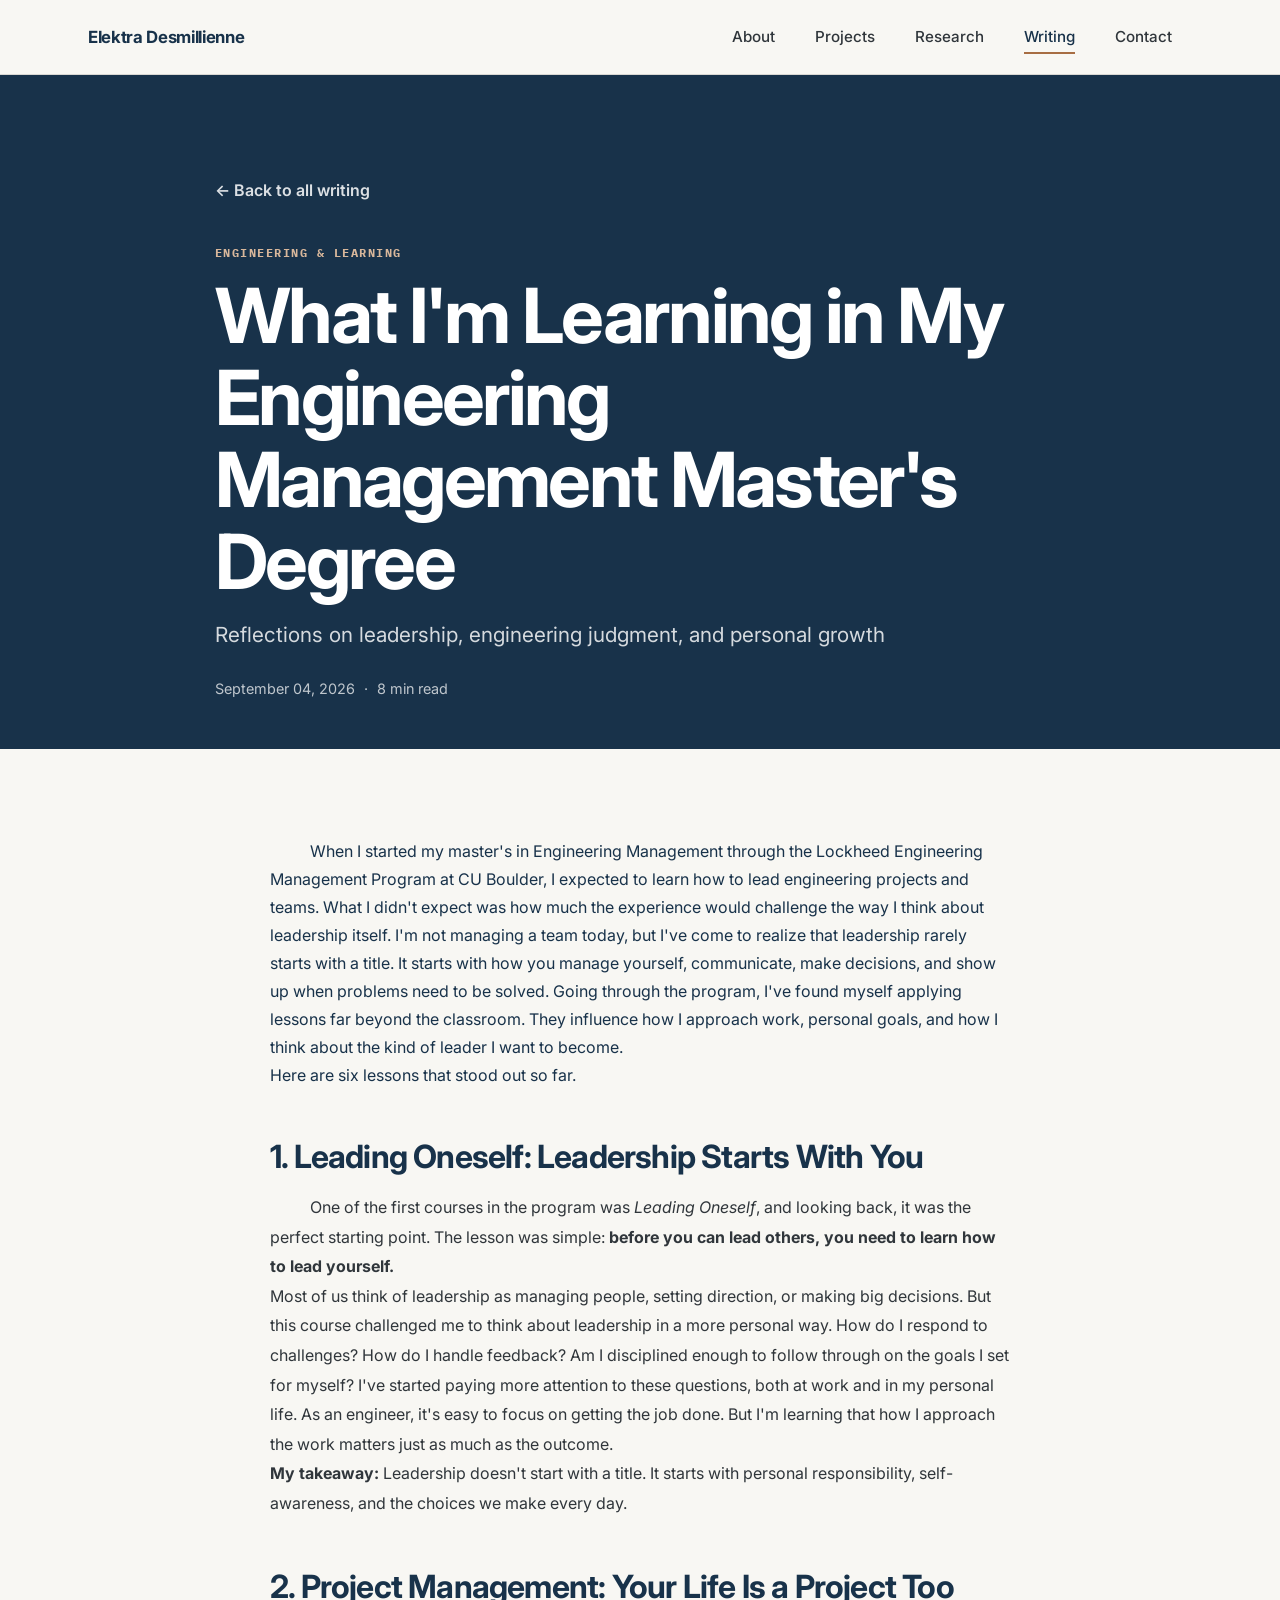
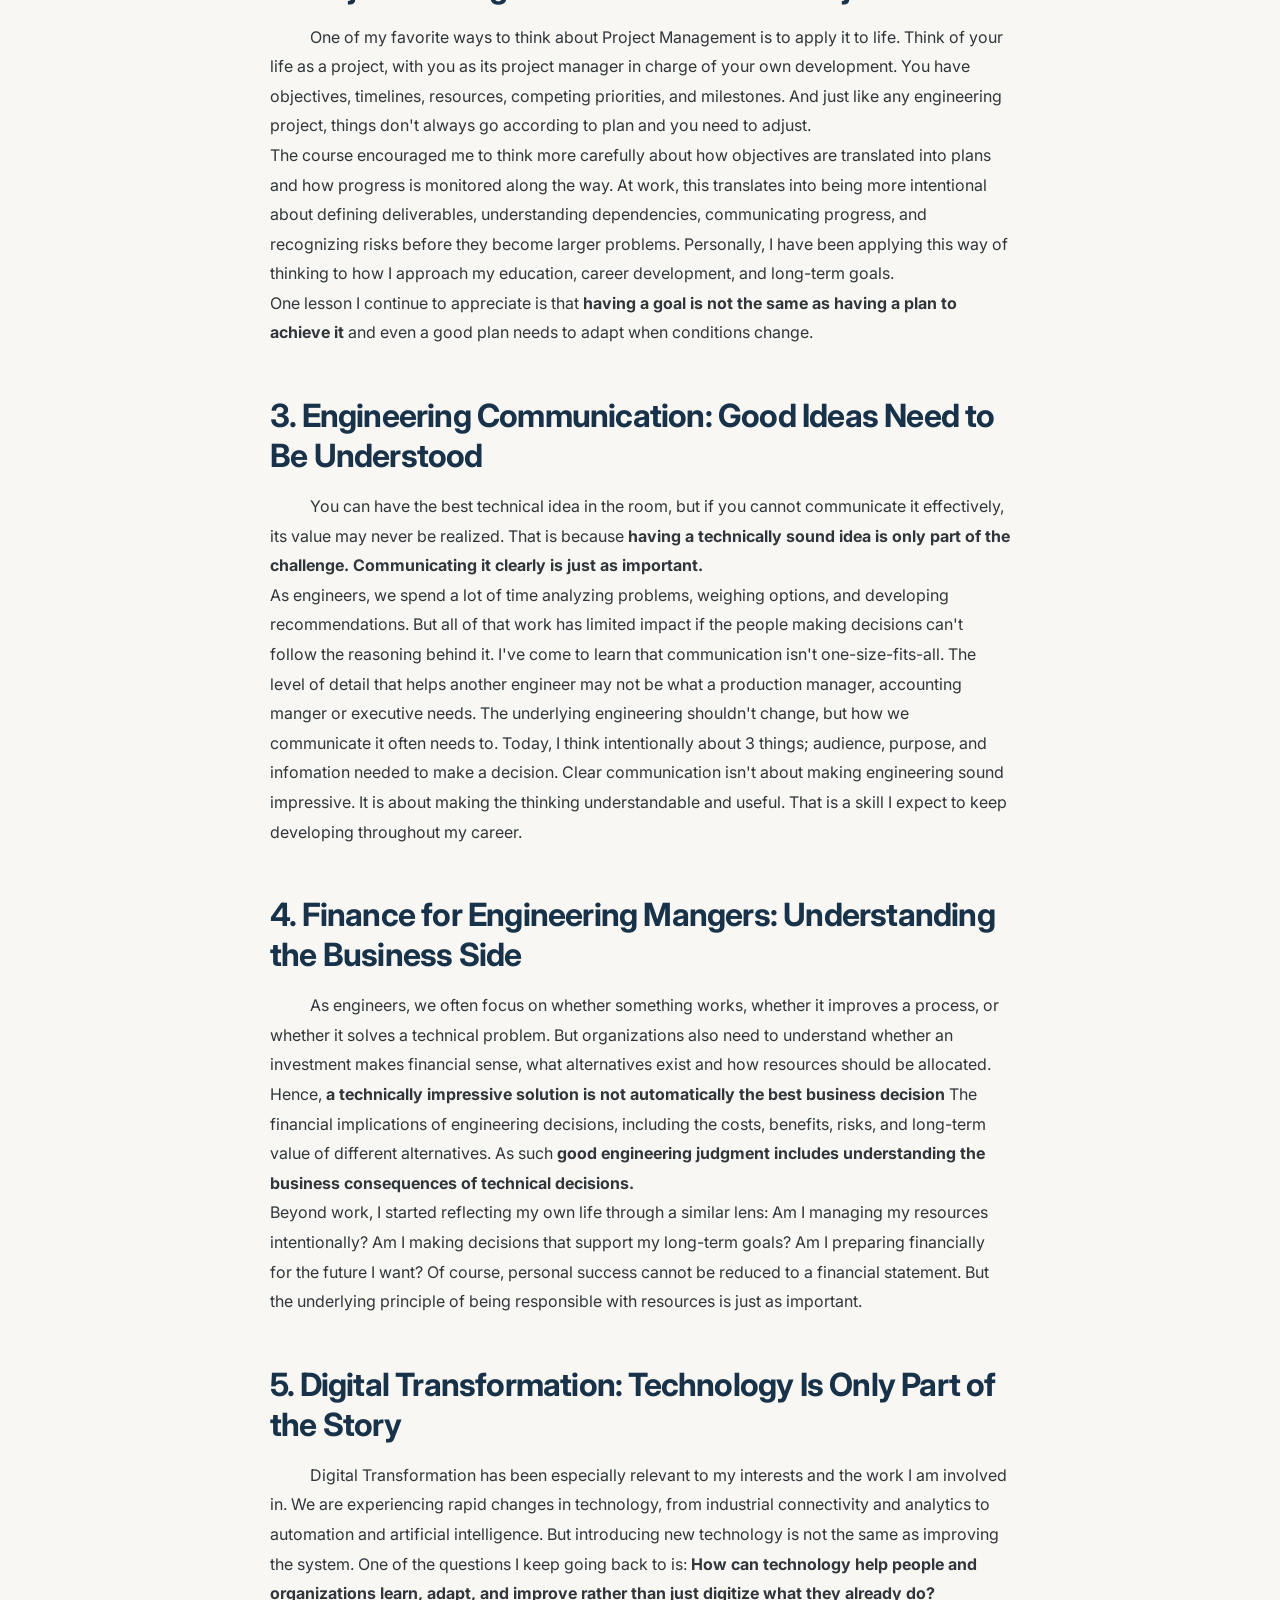
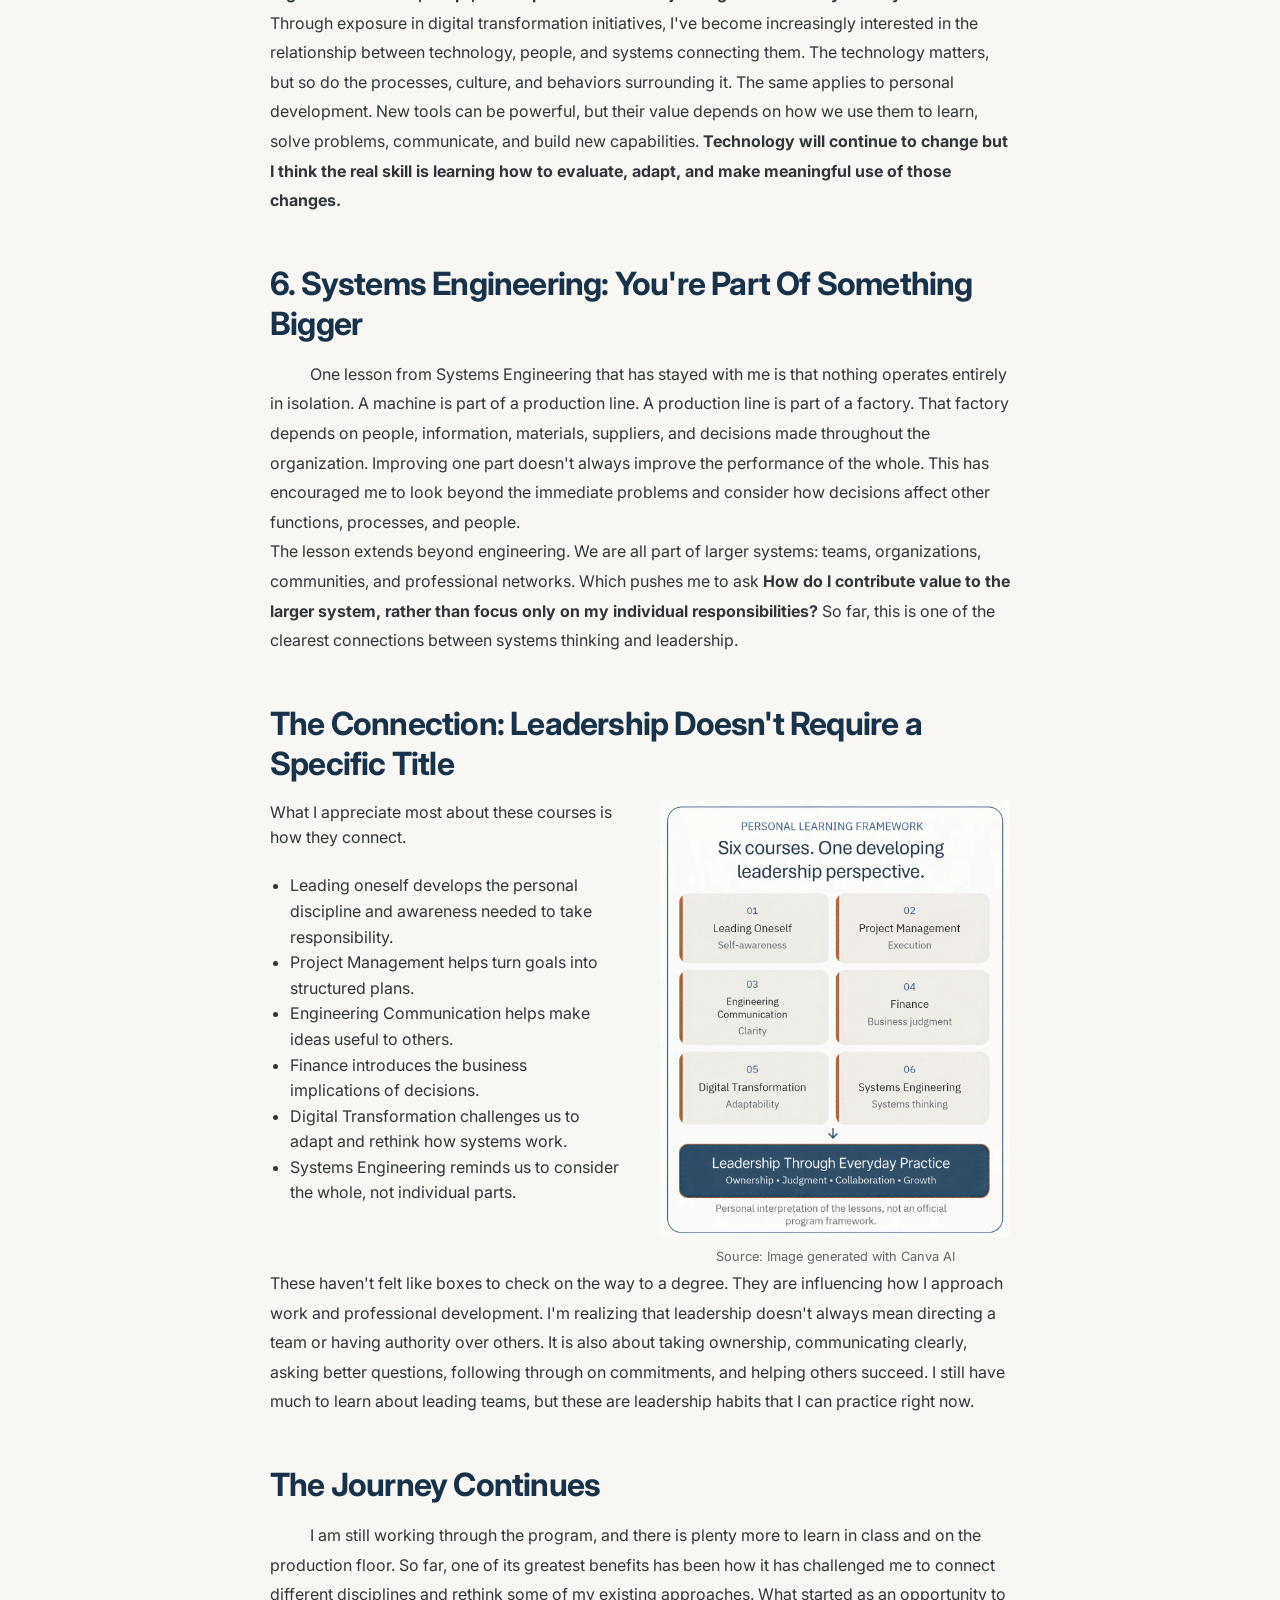
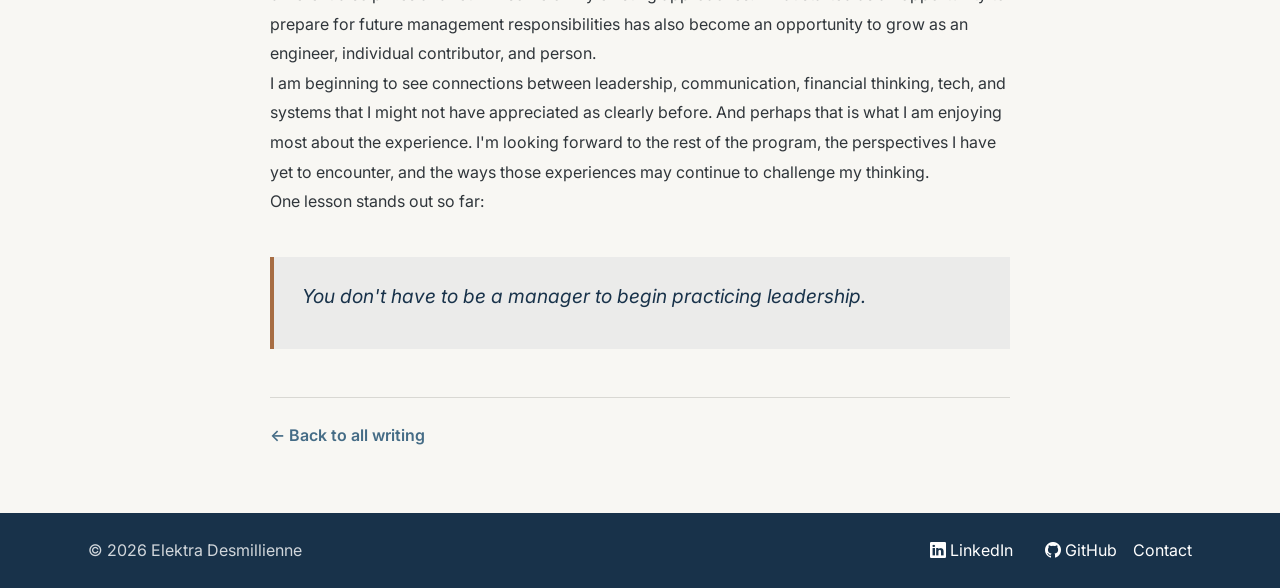
<file: articles/engineering_masters_learning.html>
<!DOCTYPE html>
<html lang="en">
<head>
    <meta charset="utf-8">
    <meta name="viewport" content="width=device-width, initial-scale=1">
    <meta name="description" content="Reflections on leadership, engineering judgment, and personal growth">
    <title>Lessons From Master's in Engineering Management | Elektra Desmillienne</title>
    <link rel="icon" type="image/x-icon" href="../assets/site_favicon.ico" />
    <link rel="preconnect" href="https://fonts.googleapis.com">
    <link rel="preconnect" href="https://fonts.gstatic.com" crossorigin>
    <link href="https://fonts.googleapis.com/css2?family=IBM+Plex+Mono:wght@400;500&amp;family=IBM+Plex+Sans:wght@400;500;600;700&amp;family=Inter:wght@400;500;600;700;800&amp;display=swap" rel="stylesheet">
    <link href="https://cdn.jsdelivr.net/npm/bootstrap-icons@1.8.1/font/bootstrap-icons.css" rel="stylesheet">
    <link href="../css/styles.css" rel="stylesheet">
    <link href="../css/custom.css" rel="stylesheet">
    <link href="../css/writings.css" rel="stylesheet">
</head>
<body class="article-page">
    <!-- Navigation: five-link menu consistent across your pages. -->
    <nav class="navbar navbar-expand-lg navbar-light bg-white py-3" aria-label="Main navigation">
        <div class="container px-4 px-lg-5">
            <a class="navbar-brand fw-bolder" href="../index.html">Elektra Desmillienne</a>
            <button class="navbar-toggler" type="button" data-bs-toggle="collapse"
                    data-bs-target="#mainNavigation" aria-controls="mainNavigation"
                    aria-expanded="false" aria-label="Toggle navigation">
                <span class="navbar-toggler-icon"></span>
            </button>
            <div class="collapse navbar-collapse" id="mainNavigation">
                <ul class="navbar-nav ms-auto mb-2 mb-lg-0 small fw-bolder">
                    <li class="nav-item"><a class="nav-link" href="../about.html">About</a></li>
                    <li class="nav-item"><a class="nav-link" href="../projects.html">Projects</a></li>
                    <li class="nav-item"><a class="nav-link" href="../research.html">Research</a></li>
                    <li class="nav-item"><a class="nav-link active" href="../writings.html" aria-current="page">Writing</a></li>
                    <li class="nav-item"><a class="nav-link" href="../contact.html">Contact</a></li>
                </ul>
            </div>
        </div>
    </nav>

    <main>
        <header class="article-header">
            <div class="container px-4 px-lg-5">
                <div class="article-header__inner">
                    <a class="article-back-link" href="../writings.html">&larr; Back to all writing</a>
                    <p class="article-eyebrow">Engineering & Learning</p>
                    <h1 class="article-title">What I'm Learning in My Engineering Management Master's Degree</h1>
                    <p class="article-deck">Reflections on leadership, engineering judgment, and personal growth</p>
                    <div class="article-meta" aria-label="Article details">
                        <span>September 04, 2026</span>
                        <span aria-hidden="true">·</span>
                        <span>8 min read</span>
                    </div>
                </div>
            </div>
        </header>

        <!-- Optional hero image: replace the commented example with your image. -->
         <!--
        <figure class="article-hero container px-4 px-lg-5">
            <img src="../assets/writing/masters_learning.webp"
                 alt="[Describe the image for readers using a screen reader.]"
                 width="1600" height="900" fetchpriority="high">
            <figcaption>[Optional image caption or credit.]</figcaption>
        </figure>
    -->

        <article class="article-content container px-4 px-lg-5">
            <div class="article-prose">
                <p class="article-lead"; style="text-indent: 40px";>When I started my master's in Engineering Management through the Lockheed Engineering Management Program at CU Boulder, 
                    I expected to learn how to lead engineering projects and teams. What I didn't expect was how much the experience would challenge the way I think about leadership itself.
                    I'm not managing a team today, but I've come to realize that leadership rarely starts with a title. It starts with how you manage yourself, communicate, make decisions, 
                    and show up when problems need to be solved. Going through the program, I've found myself applying lessons far beyond the classroom. They influence how I approach work, 
                    personal goals, and how I think about the kind of leader I want to become.
                    <br>Here are six lessons that stood out so far.</p>

                <h2>1. Leading Oneself: Leadership Starts With You</h2>
                <p style="text-indent: 40px";>One of the first courses in the program was <i>Leading Oneself</i>, and looking back, it was the perfect starting point. 
                    The lesson was simple: <b>before you can lead others, you need to learn how to lead yourself.</b>
                    <br>Most of us think of leadership as managing people, setting direction, or making big decisions. 
                    But this course challenged me to think about leadership in a more personal way. 
                    How do I respond to challenges? How do I handle feedback? Am I disciplined enough to follow through on the goals 
                    I set for myself? I've started paying more attention to these questions, both at work and in my personal life. As an engineer, it's easy 
                    to focus on getting the job done. But I'm learning that how I approach the work matters just as much as the outcome.
                    <br><b>My takeaway:</b> Leadership doesn't start with a title. 
                    It starts with personal responsibility, self-awareness, and the choices we make every day.</p>
                
                <h2>2. Project Management: Your Life Is a Project Too</h2>
                <p style="text-indent: 40px";>One of my favorite ways to think about Project Management is to apply it to life.
                    Think of your life as a project, with you as its project manager in charge of your own development.
                    You have objectives, timelines, resources, competing priorities, and milestones. 
                    And just like any engineering project, things don't always go according to plan and you need to adjust.
                    <br>The course encouraged me to think more carefully about how objectives are translated into plans and how progress is monitored 
                    along the way. At work, this translates into being more intentional about defining deliverables, understanding dependencies, 
                    communicating progress, and recognizing risks before they become larger problems.
                    Personally, I have been applying this way of thinking to how I approach my education, 
                    career development, and long-term goals.
                    <br>One lesson I continue to appreciate is that<b> having a goal is not the same as having a plan to achieve it</b>
                    and even a good plan needs to adapt when conditions change.
                </p>

                <h2>3. Engineering Communication: Good Ideas Need to Be Understood</h2>
                <p style="text-indent: 40px;">You can have the best technical idea in the room, but if you cannot communicate it effectively, 
                    its value may never be realized. That is because <b>having a technically sound idea is only part 
                        of the challenge. Communicating it clearly is just as important.</b>
                        <br>As engineers, we spend a lot of time analyzing problems, weighing options, and developing 
                        recommendations. But all of that work has limited impact if the people making decisions can't 
                        follow the reasoning behind it.
                        I've come to learn that communication isn't one-size-fits-all. The level of detail that helps 
                        another engineer may not be what a production manager, accounting manger or executive needs. 
                        The underlying engineering shouldn't change, but how we communicate it often needs to. Today, 
                        I think intentionally about 3 things; audience, purpose, and infomation needed to make a decision.
                        Clear communication isn't about making engineering sound impressive. It is about making the thinking 
                        understandable and useful. That is a skill I expect to keep developing throughout my career.
                    </p>

                <h2>4. Finance for Engineering Mangers: Understanding the Business Side </h2>
                <p style="text-indent: 40px;">As engineers, we often focus on whether something works, whether it improves a process, or whether it solves a technical problem.
                    But organizations also need to understand whether an investment makes financial sense, what alternatives exist 
                    and how resources should be allocated. Hence,<b> a technically impressive solution is not automatically the best business decision</b>
                    The financial implications of engineering decisions, including the costs, benefits, risks, and long-term value of different alternatives. 
                    As such <b>good engineering judgment includes understanding the business consequences of technical decisions.</b>                    
                    <br>Beyond work, I started reflecting my own life through a similar lens: 
                    Am I managing my resources intentionally? Am I making decisions that support my long-term goals? Am I preparing financially 
                    for the future I want? Of course, personal success cannot be reduced to a financial statement. But the underlying 
                    principle of being responsible with resources is just as important.
                </p>

                <h2>5. Digital Transformation: Technology Is Only Part of the Story</h2>
                <p style="text-indent: 40px;">Digital Transformation has been especially relevant to my interests and the work I am involved in. 
                    We are experiencing rapid changes in technology, from industrial connectivity and analytics to automation and 
                    artificial intelligence. But introducing new technology is not the same as improving the system. One of the questions I keep going back to 
                    is: <b>How can technology help people and organizations learn, adapt, and improve rather than just digitize what they already do?</b>
                    <br>Through exposure in digital transformation initiatives, I've become increasingly interested in the relationship between 
                    technology, people, and systems connecting them. The technology matters, but so do the processes, culture, and behaviors surrounding it.
                    The same applies to personal development. New tools can be powerful, but their value depends on how we use them to learn, solve problems, 
                    communicate, and build new capabilities.
                    <b>Technology will continue to change but I think the real skill is learning how to evaluate, adapt, and make meaningful use of those changes.</b> 
                </p>

                <h2>6. Systems Engineering: You're Part Of Something Bigger</h2>
                <p style="text-indent: 40px;"> One lesson from Systems Engineering that has stayed with me is that nothing operates entirely in isolation.
                    A machine is part of a production line. A production line is part of a factory. That factory depends on people, information, materials, suppliers, 
                    and decisions made throughout the organization. Improving one part doesn't always improve the performance of the whole. This has encouraged me to 
                    look beyond the immediate problems and consider how decisions affect other functions, processes, and people.
                    <br> The lesson extends beyond engineering. We are all part of larger systems: teams, organizations, communities, and professional networks.
                    Which pushes me to ask <b>How do I contribute value to the larger system, rather than focus only on my individual responsibilities?</b>
                    So far, this is one of the clearest connections between systems thinking and leadership.
                </p>

                <!-- Mobile layout by default (stacked), switches to a 50-50 split on desktop -->
                <style>
                    @media (min-width: 768px) {
                        .responsive-container {
                            flex-direction: row !important;
                            gap: 40px !important;
                            align-items: flex-start !important;
                        }
                        .responsive-text-block {
                            flex: 1 !important;
                            width: 50% !important;
                        }
                        .responsive-image-container {
                            flex: 1 !important;
                            width: 50% !important;
                            margin-top: 0 !important;
                        }
                        .responsive-image {
                            max-width: 100% !important; /* Uses the full 50% column width for sharp rendering */
                        }
                    }
                </style>

                <h2>The Connection: Leadership Doesn't Require a Specific Title</h2>
                <div class="responsive-container" style="display: flex; flex-direction: column-reverse; gap: 20px; align-items: center;">
                    
                    <!-- Text Content on the Left (Desktop) 50%-->
                    <div class="responsive-text-block" style="width: 100%; margin: 0;">
                        <p style="line-height: 1.6; margin-top: 0;">
                            What I appreciate most about these courses is how they connect.
                        </p>
                        
                        <ul style="line-height: 1.6; padding-left: 20px;">
                            <li>Leading oneself develops the personal discipline and awareness needed to take responsibility.</li>
                            <li>Project Management helps turn goals into structured plans.</li>
                            <li>Engineering Communication helps make ideas useful to others.</li>
                            <li>Finance introduces the business implications of decisions.</li>
                            <li>Digital Transformation challenges us to adapt and rethink how systems work.</li>
                            <li>Systems Engineering reminds us to consider the whole, not individual parts.</li>
                        </ul>
                    </div>

                    <!-- Right Column: Image Block (50% on Desktop) -->
                    <figure class="responsive-image-container" style="margin: 0; width: 100%; text-align: center; flex-shrink: 0;">
                        <img class="responsive-image" 
                            src="../assets/writing/personal_learning_framework.webp"
                            alt="Developing Leadership Framework from Engineering Courses"
                            loading="lazy" 
                            decoding="async"
                            style="width: 100%; max-width: 100%; height: auto; display: block; margin: 0 auto; image-rendering: auto; border-radius: 4px;">
                        <figcaption style="font-size: 0.8rem; margin-top: 8px; color: #666; text-align: center;">
                            Source: Image generated with Canva AI
                        </figcaption>
                    </figure>

                </div>
                <p>
                    These haven't felt like boxes to check on the way to a degree. They are influencing how I approach work and professional development.
                    I'm realizing that leadership doesn't always mean directing a team or having authority over others.
                    It is also about taking ownership, communicating clearly, asking better questions, following through on commitments, 
                    and helping others succeed. I still have much to learn about leading teams, but these are leadership habits that I can practice right now.    
                </p>

                <h2>The Journey Continues</h2>
                <p style="text-indent: 40px;"> I am still working through the program, and there is plenty more to learn in class and on the production floor.
                    So far, one of its greatest benefits has been how it has challenged me to connect different disciplines and rethink 
                    some of my existing approaches.
                    What started as an opportunity to prepare for future management responsibilities has also become an opportunity 
                    to grow as an engineer, individual contributor, and person.
                    <br> I am beginning to see connections between leadership, communication, financial thinking, tech, and systems that 
                    I might not have appreciated as clearly before. And perhaps that is what I am enjoying most about the experience.
                    I'm looking forward to the rest of the program, the perspectives I have yet to encounter, and the ways those experiences 
                    may continue to challenge my thinking.
                    <br> One lesson stands out so far:  
                </p>

                <!-- Optional quotation: identify the source and get permission when needed. -->
                <blockquote class="article-quote">
                    <p>You don't have to be a manager to begin practicing leadership.</p>
                </blockquote>
                
            </div>
            <div class="article-content__footer">
                <a class="article-back-link" href="../writings.html">&larr; Back to all writing</a>
            </div>
        </article>

    </main>

    <footer class="article-site-footer">
        <div class="container px-4 px-lg-5 article-site-footer__inner">
            <p class="mb-0">&copy; <span id="copyrightYear"></span> Elektra Desmillienne</p>
            <nav aria-label="Footer links">
                <a class="content-link" href="https://www.linkedin.com/in/elektra-desmillienne/" target="_blank" rel="noopener noreferrer" aria-label="LinkedIn profile"><i class="bi bi-linkedin" aria-hidden="true"></i> LinkedIn</a>
                <a class="content-link ms-3" href="https://github.com/ElektraZee" target="_blank" rel="noopener noreferrer" aria-label="GitHub profile"><i class="bi bi-github" aria-hidden="true"></i> GitHub</a>
                <a href="../contact.html">Contact</a>
            </nav>
        </div>
    </footer>

    <!-- Bootstrap bundle is part of the Start Bootstrap template. -->
    <script src="../js/scripts.js"></script>
    <script>
        document.getElementById('copyrightYear').textContent = new Date().getFullYear();
    </script>
</body>
</html>
</file>
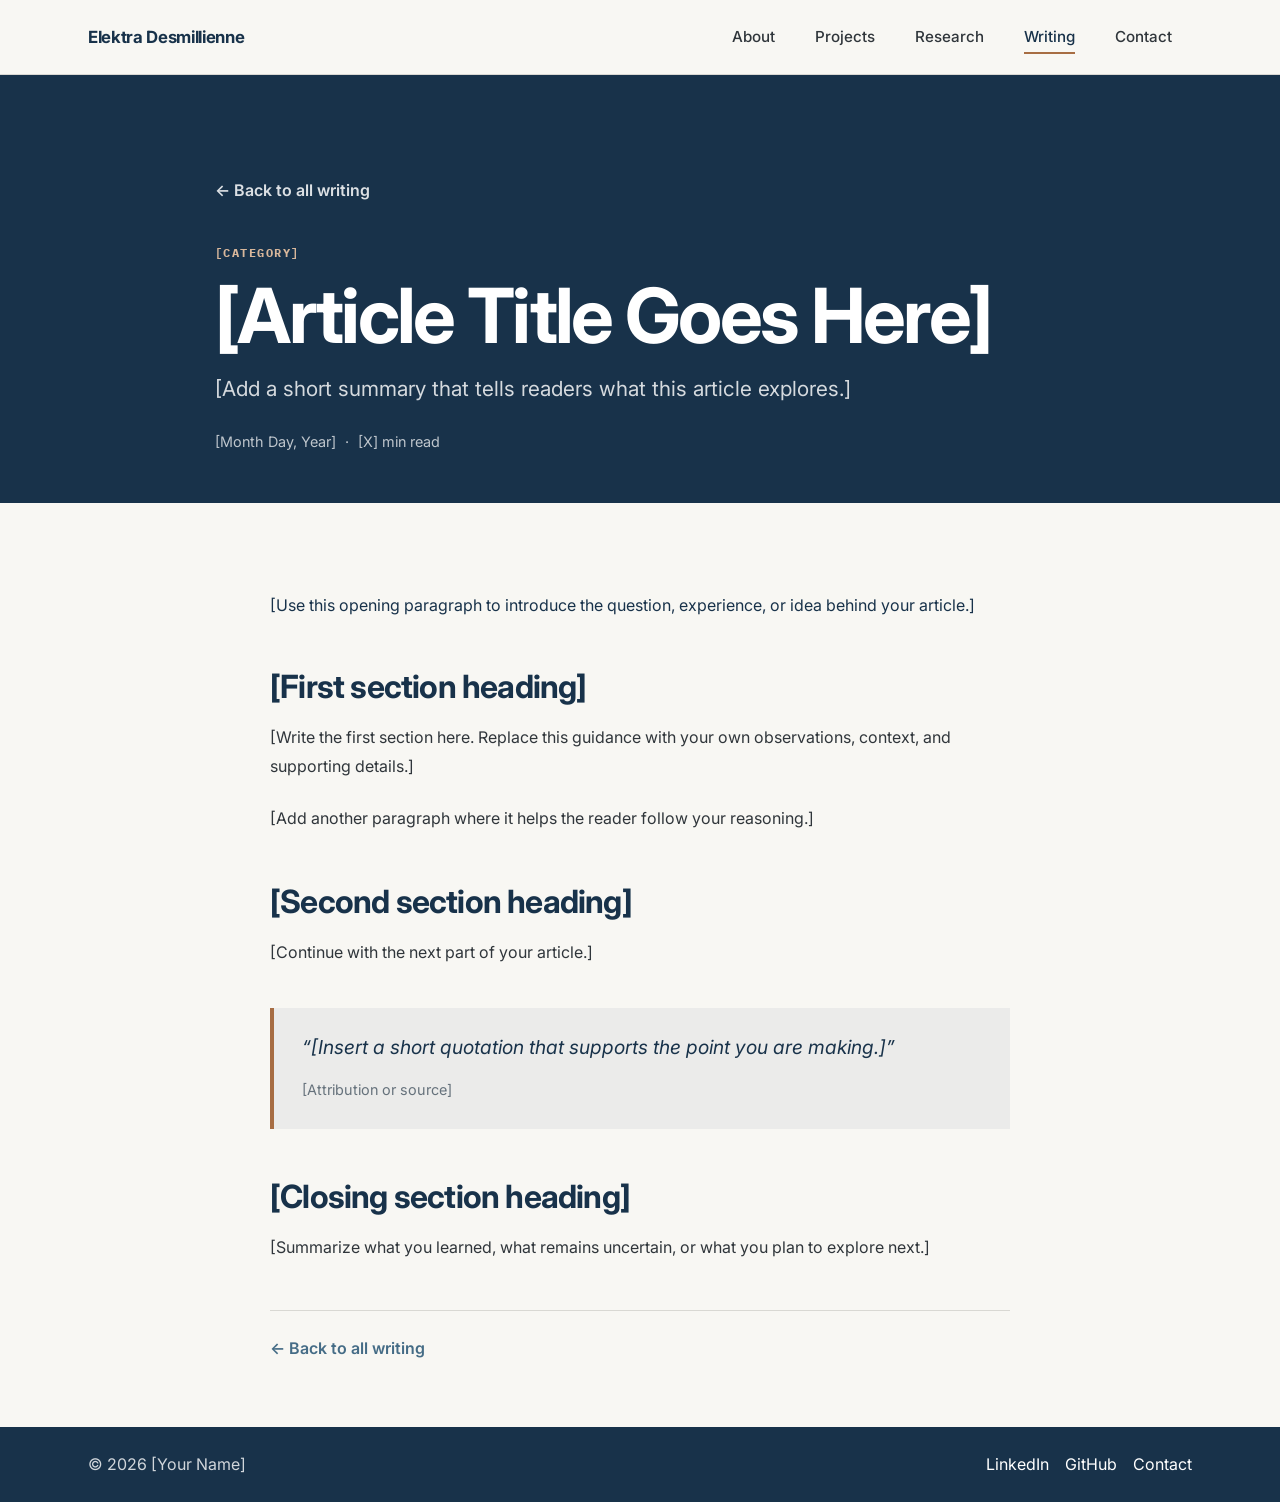
<file: articles/paper-template.html>
<!DOCTYPE html>
<html lang="en">
<head>
    <meta charset="utf-8">
    <meta name="viewport" content="width=device-width, initial-scale=1">
    <meta name="description" content="[Write a concise description of this article.]">
    <title>[Article Title] | Elektra Desmillienne</title>
    <link rel="icon" type="image/x-icon" href="../assets/site_favicon.ico" />
    <link rel="preconnect" href="https://fonts.googleapis.com">
    <link rel="preconnect" href="https://fonts.gstatic.com" crossorigin>
    <link href="https://fonts.googleapis.com/css2?family=IBM+Plex+Mono:wght@400;500&amp;family=IBM+Plex+Sans:wght@400;500;600;700&amp;family=Inter:wght@400;500;600;700;800&amp;display=swap" rel="stylesheet">
    <link href="https://cdn.jsdelivr.net/npm/bootstrap-icons@1.8.1/font/bootstrap-icons.css" rel="stylesheet">
    <link href="../css/styles.css" rel="stylesheet">
    <link href="../css/custom.css" rel="stylesheet">
    <link href="../css/writings.css" rel="stylesheet">
</head>
<body class="article-page">
    <!-- Navigation: five-link menu consistent across your pages. -->
    <nav class="navbar navbar-expand-lg navbar-light bg-white py-3" aria-label="Main navigation">
        <div class="container px-4 px-lg-5">
            <a class="navbar-brand fw-bolder" href="../index.html">Elektra Desmillienne</a>
            <button class="navbar-toggler" type="button" data-bs-toggle="collapse"
                    data-bs-target="#mainNavigation" aria-controls="mainNavigation"
                    aria-expanded="false" aria-label="Toggle navigation">
                <span class="navbar-toggler-icon"></span>
            </button>
            <div class="collapse navbar-collapse" id="mainNavigation">
                <ul class="navbar-nav ms-auto mb-2 mb-lg-0 small fw-bolder">
                    <li class="nav-item"><a class="nav-link" href="../about.html">About</a></li>
                    <li class="nav-item"><a class="nav-link" href="../projects.html">Projects</a></li>
                    <li class="nav-item"><a class="nav-link" href="../research.html">Research</a></li>
                    <li class="nav-item"><a class="nav-link active" href="../writings.html" aria-current="page">Writing</a></li>
                    <li class="nav-item"><a class="nav-link" href="../contact.html">Contact</a></li>
                </ul>
            </div>
        </div>
    </nav>

    <main>
        <header class="article-header">
            <div class="container px-4 px-lg-5">
                <div class="article-header__inner">
                    <a class="article-back-link" href="../writings.html">&larr; Back to all writing</a>
                    <p class="article-eyebrow">[CATEGORY]</p>
                    <h1 class="article-title">[Article Title Goes Here]</h1>
                    <p class="article-deck">[Add a short summary that tells readers what this article explores.]</p>
                    <div class="article-meta" aria-label="Article details">
                        <span>[Month Day, Year]</span>
                        <span aria-hidden="true">·</span>
                        <span>[X] min read</span>
                    </div>
                </div>
            </div>
        </header>

        <!-- Optional hero image: replace the commented example with your image. -->
        <!--
        <figure class="article-hero container px-4 px-lg-5">
            <img src="../assets/writing/[article-image].webp"
                 alt="[Describe the image for readers using a screen reader.]"
                 width="1600" height="900" fetchpriority="high">
            <figcaption>[Optional image caption or credit.]</figcaption>
        </figure>
        -->

        <article class="article-content container px-4 px-lg-5">
            <div class="article-prose">
                <p class="article-lead">[Use this opening paragraph to introduce the question, experience, or idea behind your article.]</p>

                <h2>[First section heading]</h2>
                <p>[Write the first section here. Replace this guidance with your own observations, context, and supporting details.]</p>
                <p>[Add another paragraph where it helps the reader follow your reasoning.]</p>

                <!-- Optional figure: duplicate this block when an image supports the article. -->
                <!--
                <figure class="article-figure">
                    <img src="../assets/writing/[figure-image].webp"
                         alt="[Meaningful description of the image.]"
                         width="1200" height="750" loading="lazy" decoding="async">
                    <figcaption>[Optional caption or source credit.]</figcaption>
                </figure>
                -->

                <h2>[Second section heading]</h2>
                <p>[Continue with the next part of your article.]</p>

                <!-- Optional quotation: identify the source and get permission when needed. -->
                <blockquote class="article-quote">
                    <p>“[Insert a short quotation that supports the point you are making.]”</p>
                    <cite>[Attribution or source]</cite>
                </blockquote>

                <h2>[Closing section heading]</h2>
                <p>[Summarize what you learned, what remains uncertain, or what you plan to explore next.]</p>
            </div>

            <div class="article-content__footer">
                <a class="article-back-link" href="../writings.html">&larr; Back to all writing</a>
            </div>
        </article>
    </main>

    <footer class="article-site-footer">
        <div class="container px-4 px-lg-5 article-site-footer__inner">
            <p class="mb-0">&copy; <span id="copyrightYear"></span> [Your Name]</p>
            <nav aria-label="Footer links">
                <a href="[LinkedIn profile URL]">LinkedIn</a>
                <a href="[GitHub profile URL]">GitHub</a>
                <a href="../contact.html">Contact</a>
            </nav>
        </div>
    </footer>

    <!-- Bootstrap bundle is part of the Start Bootstrap template. -->
    <script src="../js/scripts.js"></script>
    <script>
        document.getElementById('copyrightYear').textContent = new Date().getFullYear();
    </script>
</body>
</html>
</file>
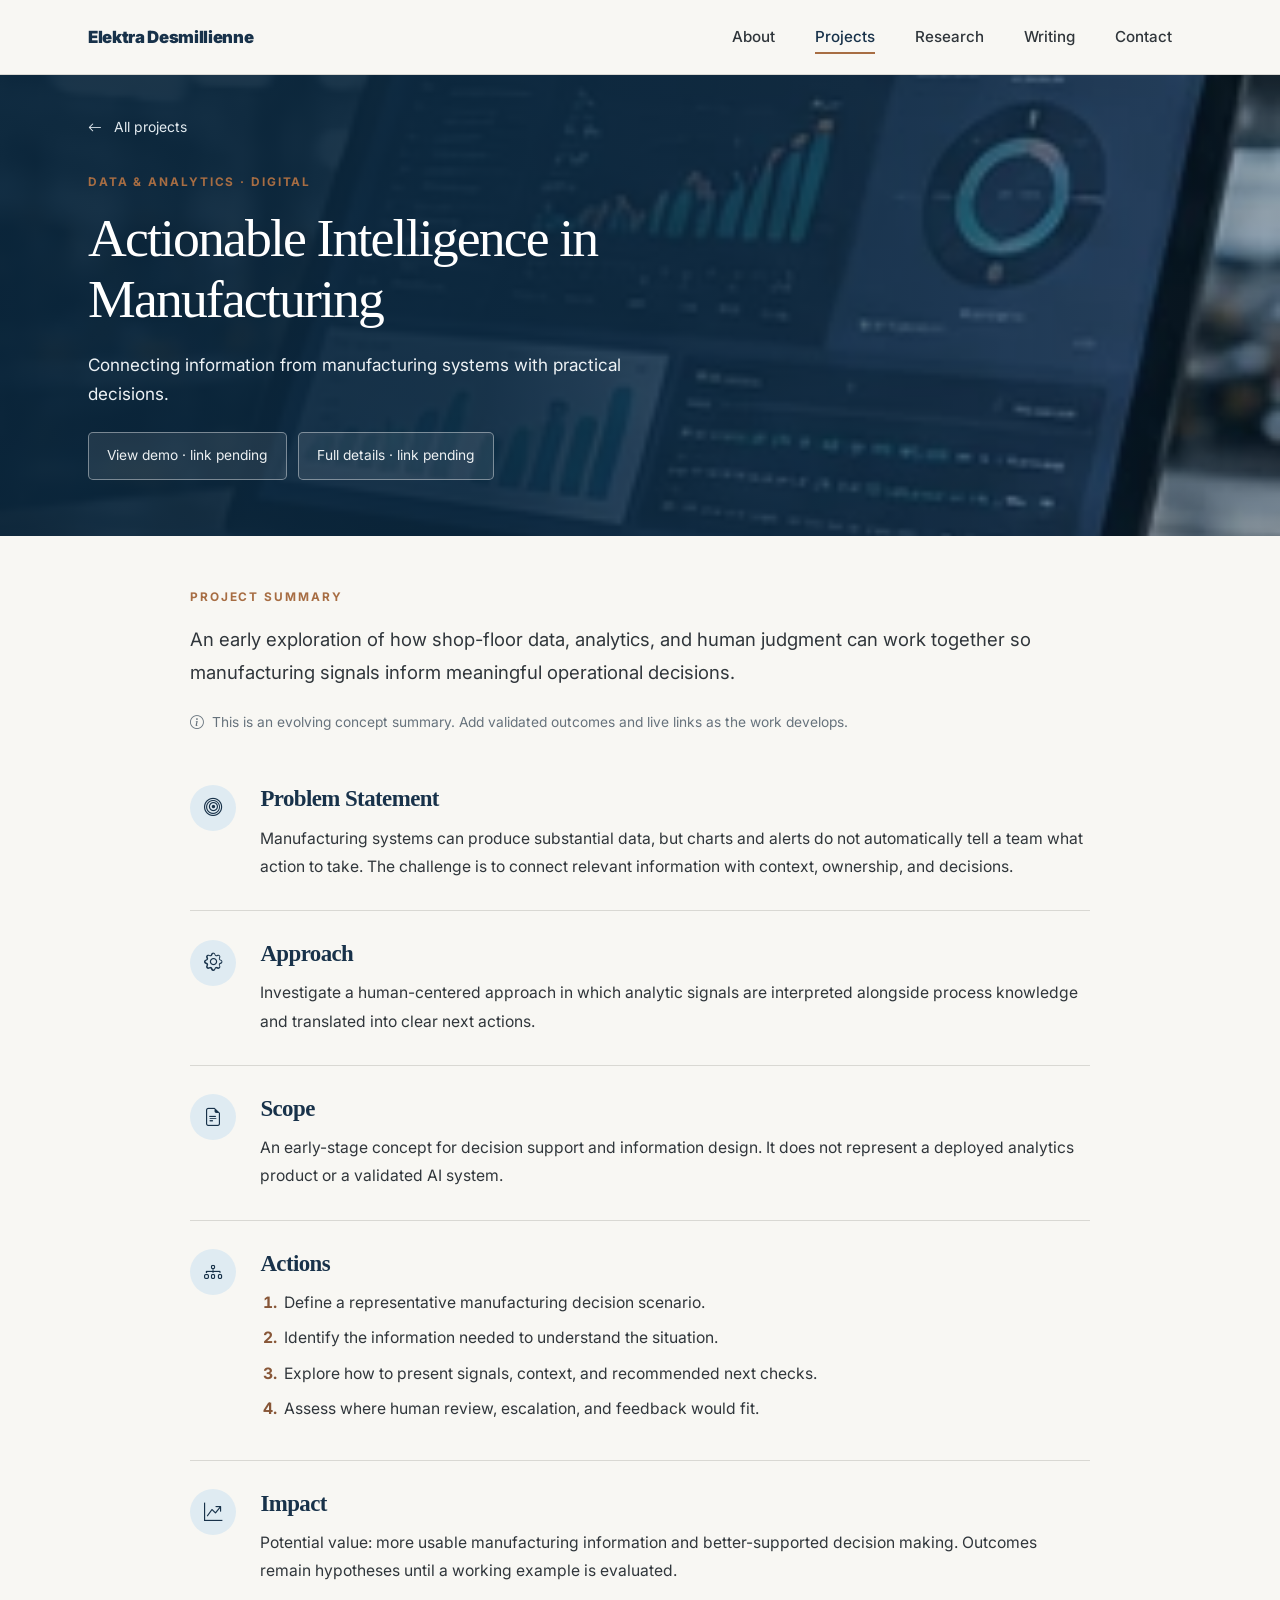
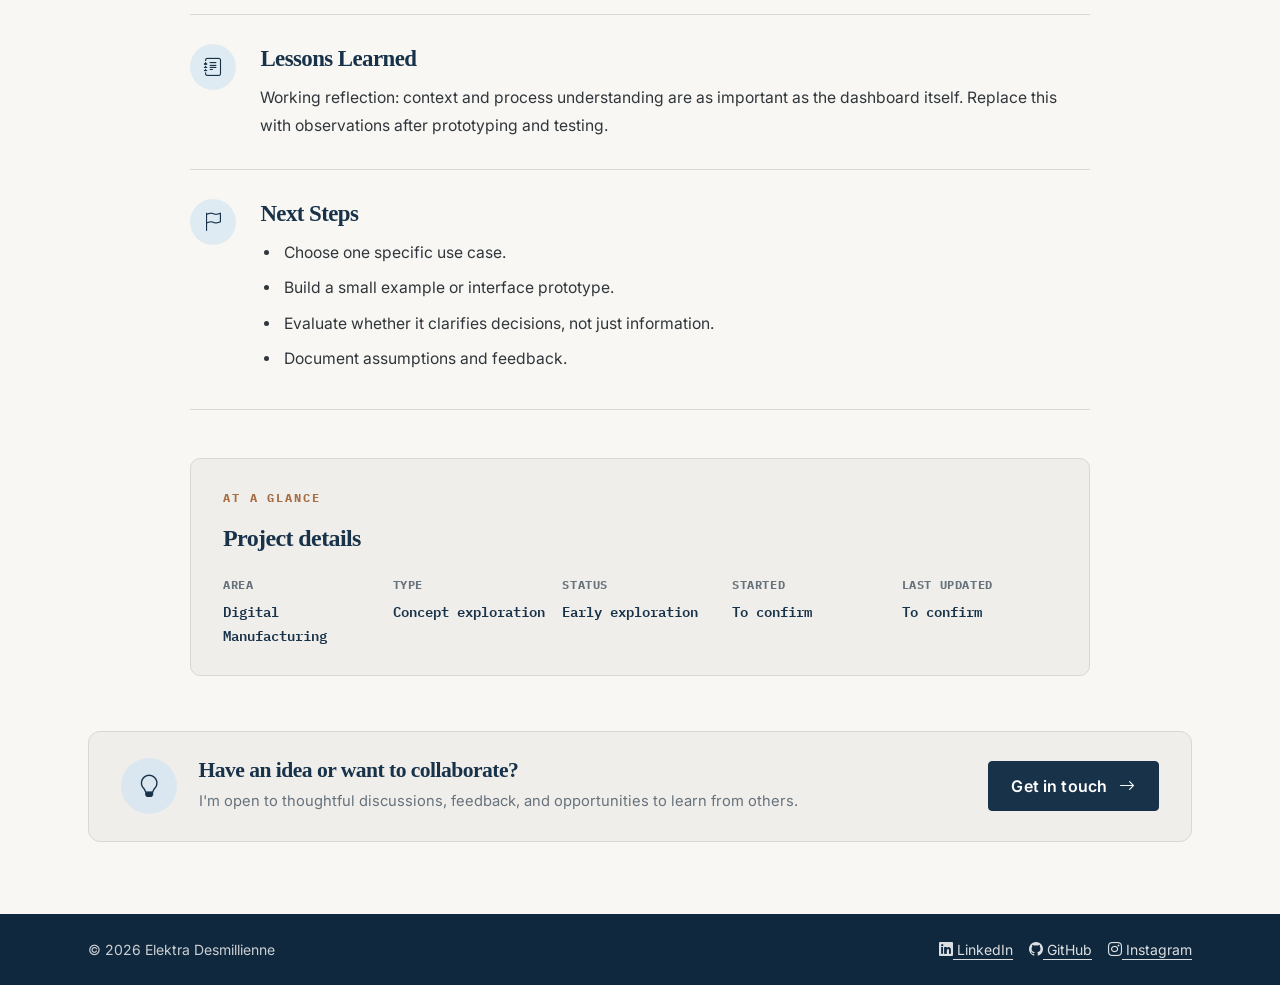
<file: projects/project-actionable-intelligence.html>
<!DOCTYPE html>
<html lang="en">
<head>
  <meta charset="utf-8" />
  <meta name="viewport" content="width=device-width, initial-scale=1" />
  <meta name="description" content="Connecting information from manufacturing systems with practical decisions." />
  <meta name="author" content="Elektra Desmillienne" />
  <title>Actionable Intelligence in Manufacturing | Projects | Elektra Desmillienne</title>
  <link rel="icon" type="image/x-icon" href="../assets/site_favicon.ico" />
  <link rel="preconnect" href="https://fonts.googleapis.com" />
  <link rel="preconnect" href="https://fonts.gstatic.com" crossorigin />
  <link href="https://fonts.googleapis.com/css2?family=Inter:wght@400;500;600;700&amp;family=IBM+Plex+Mono:wght@400;500&amp;display=swap" rel="stylesheet" />
  <link href="https://cdn.jsdelivr.net/npm/bootstrap-icons@1.8.1/font/bootstrap-icons.css" rel="stylesheet" />
  <!-- Existing Start Bootstrap theme, followed by your shared design system. -->
  <link href="../css/styles.css" rel="stylesheet" />
  <link href="../css/custom.css" rel="stylesheet" />
  <!-- Paste projects-add-to-custom.css into custom.css; no third stylesheet needed. -->
</head>
<body class="project-detail-page d-flex flex-column min-vh-100">
  <main class="flex-shrink-0">
<nav class="navbar navbar-expand-lg navbar-light bg-white py-3" aria-label="Main navigation">
  <div class="container px-4 px-lg-5">
    <a class="navbar-brand" href="../index.html"><span class="fw-bolder text-primary">Elektra Desmillienne</span></a>
    <button class="navbar-toggler" type="button" data-bs-toggle="collapse" data-bs-target="#navbarSupportedContent" aria-controls="navbarSupportedContent" aria-expanded="false" aria-label="Toggle navigation">
      <span class="navbar-toggler-icon"></span>
    </button>
    <div class="collapse navbar-collapse" id="navbarSupportedContent">
      <ul class="navbar-nav ms-auto mb-2 mb-lg-0 small fw-bolder">
        <li class="nav-item"><a class="nav-link" href="../about.html">About</a></li>
        <li class="nav-item"><a class="nav-link active" href="../projects.html" aria-current="page">Projects</a></li>
        <li class="nav-item"><a class="nav-link" href="../research.html">Research</a></li>
        <li class="nav-item"><a class="nav-link" href="../writings.html">Writing</a></li>
        <li class="nav-item"><a class="nav-link" href="../contact.html">Contact</a></li>
      </ul>
    </div>
  </div>
</nav>

    <!-- Same image file used on the corresponding projects.html card. -->
    <header class="project-detail-hero" style="--project-detail-image: url('../assets/projects/actionable-intelligence.webp');">
      <div class="container px-4 px-lg-5 project-detail-hero__inner">
        <a href="../projects.html" class="project-detail-hero__back"><i class="bi bi-arrow-left me-2" aria-hidden="true"></i> All projects</a>
        <p class="projects-eyebrow">Data &amp; Analytics · Digital</p>
        <h1>Actionable Intelligence in Manufacturing</h1>
        <p class="project-detail-hero__subtitle">Connecting information from manufacturing systems with practical decisions.</p>
        <div class="project-detail-hero__actions">
          <!-- Replace each disabled span with a real anchor once you have a demo/documentation URL.
               <a class="btn project-detail-hero__primary" href="https://YOUR-DEMO" target="_blank" rel="noopener noreferrer">View demo <i class="bi bi-box-arrow-up-right"></i></a>
               <a class="btn project-detail-hero__secondary" href="https://YOUR-GITHUB-OR-NOTION" target="_blank" rel="noopener noreferrer">Full project details <i class="bi bi-box-arrow-up-right"></i></a>
          -->
          <span class="project-detail-hero__pending" title="Add a demo link when available">View demo · link pending</span>
          <span class="project-detail-hero__pending" title="Add a GitHub or Notion link when available">Full details · link pending</span>
        </div>
      </div>
    </header>

    <div class="container px-4 px-lg-5">
      <div class="project-summary__lead">
        <p class="projects-eyebrow">Project summary</p>
        <p>An early exploration of how shop-floor data, analytics, and human judgment can work together so manufacturing signals inform meaningful operational decisions.</p>
        <span class="project-summary__draft-note"><i class="bi bi-info-circle" aria-hidden="true"></i> This is an evolving concept summary. Add validated outcomes and live links as the work develops.</span>
      </div>

      <div class="project-summary" aria-label="Project summary sections">
        <section class="project-summary__section" aria-labelledby="actionable-intelligence-problem-statement">
          <span class="project-summary__icon" aria-hidden="true"><i class="bi bi-bullseye"></i></span>
          <div class="project-summary__body">
            <h2 id="actionable-intelligence-problem-statement">Problem Statement</h2>
            <p>Manufacturing systems can produce substantial data, but charts and alerts do not automatically tell a team what action to take. The challenge is to connect relevant information with context, ownership, and decisions.</p>
          </div>
        </section><section class="project-summary__section" aria-labelledby="actionable-intelligence-approach">
          <span class="project-summary__icon" aria-hidden="true"><i class="bi bi-gear"></i></span>
          <div class="project-summary__body">
            <h2 id="actionable-intelligence-approach">Approach</h2>
            <p>Investigate a human-centered approach in which analytic signals are interpreted alongside process knowledge and translated into clear next actions.</p>
          </div>
        </section><section class="project-summary__section" aria-labelledby="actionable-intelligence-scope">
          <span class="project-summary__icon" aria-hidden="true"><i class="bi bi-file-earmark-text"></i></span>
          <div class="project-summary__body">
            <h2 id="actionable-intelligence-scope">Scope</h2>
            <p>An early-stage concept for decision support and information design. It does not represent a deployed analytics product or a validated AI system.</p>
          </div>
        </section><section class="project-summary__section" aria-labelledby="actionable-intelligence-actions">
          <span class="project-summary__icon" aria-hidden="true"><i class="bi bi-diagram-3"></i></span>
          <div class="project-summary__body">
            <h2 id="actionable-intelligence-actions">Actions</h2>
            <ol class="project-summary__steps"><li>Define a representative manufacturing decision scenario.</li><li>Identify the information needed to understand the situation.</li><li>Explore how to present signals, context, and recommended next checks.</li><li>Assess where human review, escalation, and feedback would fit.</li></ol>
          </div>
        </section><section class="project-summary__section" aria-labelledby="actionable-intelligence-impact">
          <span class="project-summary__icon" aria-hidden="true"><i class="bi bi-graph-up-arrow"></i></span>
          <div class="project-summary__body">
            <h2 id="actionable-intelligence-impact">Impact</h2>
            <p>Potential value: more usable manufacturing information and better-supported decision making. Outcomes remain hypotheses until a working example is evaluated.</p>
          </div>
        </section><section class="project-summary__section" aria-labelledby="actionable-intelligence-lessons-learned">
          <span class="project-summary__icon" aria-hidden="true"><i class="bi bi-journal-text"></i></span>
          <div class="project-summary__body">
            <h2 id="actionable-intelligence-lessons-learned">Lessons Learned</h2>
            <p>Working reflection: context and process understanding are as important as the dashboard itself. Replace this with observations after prototyping and testing.</p>
          </div>
        </section><section class="project-summary__section" aria-labelledby="actionable-intelligence-next-steps">
          <span class="project-summary__icon" aria-hidden="true"><i class="bi bi-flag"></i></span>
          <div class="project-summary__body">
            <h2 id="actionable-intelligence-next-steps">Next Steps</h2>
            <ul class="project-summary__bullets"><li>Choose one specific use case.</li><li>Build a small example or interface prototype.</li><li>Evaluate whether it clarifies decisions, not just information.</li><li>Document assumptions and feedback.</li></ul>
          </div>
        </section>
      </div>

      <!-- Compact metadata at the bottom of the summary. -->
      <section class="project-meta" aria-labelledby="project-meta-title">
        <p class="projects-eyebrow">At a glance</p>
        <h2 id="project-meta-title">Project details</h2>
        <dl class="project-meta__grid">
          <div class="project-meta__item"><dt>Area</dt><dd>Digital Manufacturing</dd></div>
<div class="project-meta__item"><dt>Type</dt><dd>Concept exploration</dd></div>
<div class="project-meta__item"><dt>Status</dt><dd>Early exploration</dd></div>
<div class="project-meta__item"><dt>Started</dt><dd>To confirm</dd></div>
<div class="project-meta__item"><dt>Last updated</dt><dd>To confirm</dd></div>
        </dl>
      </section>
    </div>
    <section class="projects-cta" aria-labelledby="projects-cta-title">
  <div class="container px-4 px-lg-5">
    <div class="projects-cta__inner">
      <span class="projects-cta__icon" aria-hidden="true"><i class="bi bi-lightbulb"></i></span>
      <div class="projects-cta__copy">
        <h2 id="projects-cta-title">Have an idea or want to collaborate?</h2>
        <p>I'm open to thoughtful discussions, feedback, and opportunities to learn from others.</p>
      </div>
      <a class="btn btn-primary projects-cta__button" href="../contact.html">Get in touch <i class="bi bi-arrow-right ms-2" aria-hidden="true"></i></a>
    </div>
  </div>
</section>
  </main>
  <footer class="bg-white py-4 mt-auto">
  <div class="container px-4 px-lg-5">
    <div class="row align-items-center justify-content-between flex-column flex-sm-row gap-3">
      <div class="col-auto"><div class="small m-0">&copy; 2026 Elektra Desmillienne</div></div>
      <div class="col-auto small d-flex flex-wrap gap-3">
        <a class="content-link" href="https://www.linkedin.com/in/elektra-desmillienne/" target="_blank" rel="noopener noreferrer" aria-label="LinkedIn profile"><i class="bi bi-linkedin" aria-hidden="true"></i> LinkedIn</a>
        <a class="content-link" href="https://github.com/ElektraZee" target="_blank" rel="noopener noreferrer" aria-label="GitHub profile"><i class="bi bi-github" aria-hidden="true"></i> GitHub</a>
        <a class="content-link" href="https://www.instagram.com/elektra.desmillienne" target="_blank" rel="noopener noreferrer" aria-label="Instagram profile"><i class="bi bi-instagram" aria-hidden="true"></i> Instagram</a>
      </div>
    </div>
  </div>
</footer>
  <script src="https://cdn.jsdelivr.net/npm/bootstrap@5.2.3/dist/js/bootstrap.bundle.min.js"></script>
<script src="../js/scripts.js"></script>
</body>
</html>
</file>
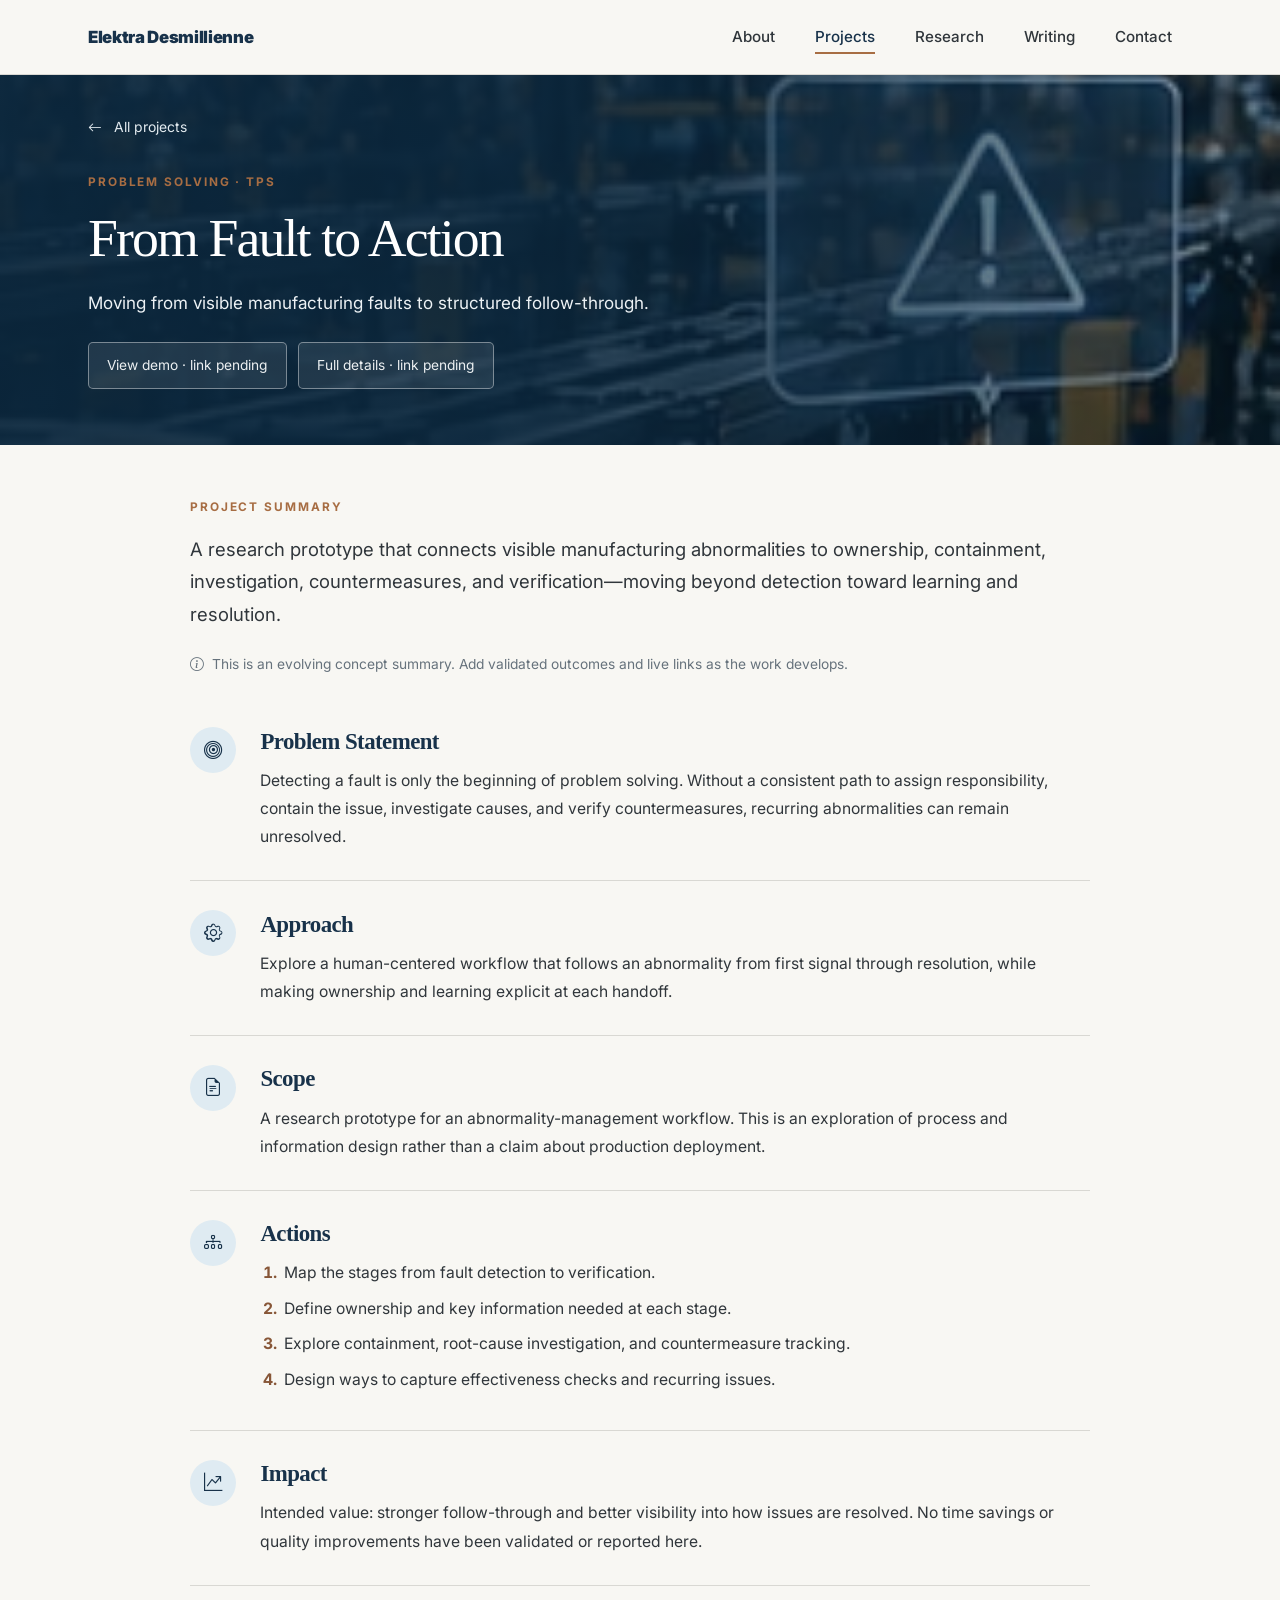
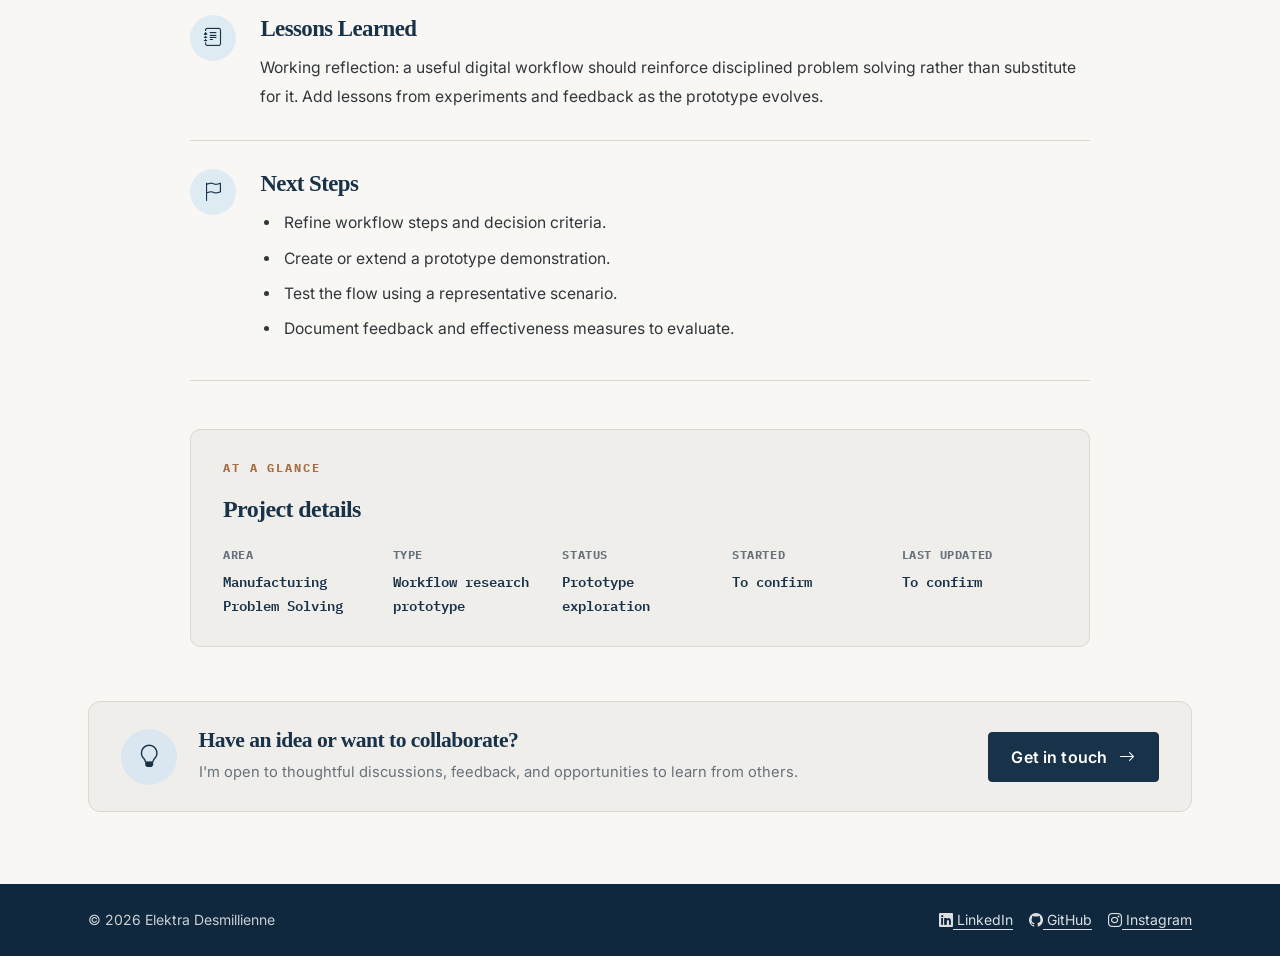
<file: projects/project-from-fault-to-action.html>
<!DOCTYPE html>
<html lang="en">
<head>
  <meta charset="utf-8" />
  <meta name="viewport" content="width=device-width, initial-scale=1" />
  <meta name="description" content="Moving from visible manufacturing faults to structured follow-through." />
  <meta name="author" content="Elektra Desmillienne" />
  <title>From Fault to Action | Projects | Elektra Desmillienne</title>
  <link rel="icon" type="image/x-icon" href="../assets/site_favicon.ico" />
  <link rel="preconnect" href="https://fonts.googleapis.com" />
  <link rel="preconnect" href="https://fonts.gstatic.com" crossorigin />
  <link href="https://fonts.googleapis.com/css2?family=Inter:wght@400;500;600;700&amp;family=IBM+Plex+Mono:wght@400;500&amp;display=swap" rel="stylesheet" />
  <link href="https://cdn.jsdelivr.net/npm/bootstrap-icons@1.8.1/font/bootstrap-icons.css" rel="stylesheet" />
  <!-- Existing Start Bootstrap theme, followed by your shared design system. -->
  <link href="../css/styles.css" rel="stylesheet" />
  <link href="../css/custom.css" rel="stylesheet" />
  <!-- Paste projects-add-to-custom.css into custom.css; no third stylesheet needed. -->
</head>
<body class="project-detail-page d-flex flex-column min-vh-100">
  <main class="flex-shrink-0">
<nav class="navbar navbar-expand-lg navbar-light bg-white py-3" aria-label="Main navigation">
  <div class="container px-4 px-lg-5">
    <a class="navbar-brand" href="../index.html"><span class="fw-bolder text-primary">Elektra Desmillienne</span></a>
    <button class="navbar-toggler" type="button" data-bs-toggle="collapse" data-bs-target="#navbarSupportedContent" aria-controls="navbarSupportedContent" aria-expanded="false" aria-label="Toggle navigation">
      <span class="navbar-toggler-icon"></span>
    </button>
    <div class="collapse navbar-collapse" id="navbarSupportedContent">
      <ul class="navbar-nav ms-auto mb-2 mb-lg-0 small fw-bolder">
        <li class="nav-item"><a class="nav-link" href="../about.html">About</a></li>
        <li class="nav-item"><a class="nav-link active" href="../projects.html" aria-current="page">Projects</a></li>
        <li class="nav-item"><a class="nav-link" href="../research.html">Research</a></li>
        <li class="nav-item"><a class="nav-link" href="../writings.html">Writing</a></li>
        <li class="nav-item"><a class="nav-link" href="../contact.html">Contact</a></li>
      </ul>
    </div>
  </div>
</nav>

    <!-- Same image file used on the corresponding projects.html card. -->
    <header class="project-detail-hero" style="--project-detail-image: url('../assets/projects/fault-to-action.webp');">
      <div class="container px-4 px-lg-5 project-detail-hero__inner">
        <a href="../projects.html" class="project-detail-hero__back"><i class="bi bi-arrow-left me-2" aria-hidden="true"></i> All projects</a>
        <p class="projects-eyebrow">Problem Solving · TPS</p>
        <h1>From Fault to Action</h1>
        <p class="project-detail-hero__subtitle">Moving from visible manufacturing faults to structured follow-through.</p>
        <div class="project-detail-hero__actions">
          <!-- Replace each disabled span with a real anchor once you have a demo/documentation URL.
               <a class="btn project-detail-hero__primary" href="https://YOUR-DEMO" target="_blank" rel="noopener noreferrer">View demo <i class="bi bi-box-arrow-up-right"></i></a>
               <a class="btn project-detail-hero__secondary" href="https://YOUR-GITHUB-OR-NOTION" target="_blank" rel="noopener noreferrer">Full project details <i class="bi bi-box-arrow-up-right"></i></a>
          -->
          <span class="project-detail-hero__pending" title="Add a demo link when available">View demo · link pending</span>
          <span class="project-detail-hero__pending" title="Add a GitHub or Notion link when available">Full details · link pending</span>
        </div>
      </div>
    </header>

    <div class="container px-4 px-lg-5">
      <div class="project-summary__lead">
        <p class="projects-eyebrow">Project summary</p>
        <p>A research prototype that connects visible manufacturing abnormalities to ownership, containment, investigation, countermeasures, and verification—moving beyond detection toward learning and resolution.</p>
        <span class="project-summary__draft-note"><i class="bi bi-info-circle" aria-hidden="true"></i> This is an evolving concept summary. Add validated outcomes and live links as the work develops.</span>
      </div>

      <div class="project-summary" aria-label="Project summary sections">
        <section class="project-summary__section" aria-labelledby="from-fault-to-action-problem-statement">
          <span class="project-summary__icon" aria-hidden="true"><i class="bi bi-bullseye"></i></span>
          <div class="project-summary__body">
            <h2 id="from-fault-to-action-problem-statement">Problem Statement</h2>
            <p>Detecting a fault is only the beginning of problem solving. Without a consistent path to assign responsibility, contain the issue, investigate causes, and verify countermeasures, recurring abnormalities can remain unresolved.</p>
          </div>
        </section><section class="project-summary__section" aria-labelledby="from-fault-to-action-approach">
          <span class="project-summary__icon" aria-hidden="true"><i class="bi bi-gear"></i></span>
          <div class="project-summary__body">
            <h2 id="from-fault-to-action-approach">Approach</h2>
            <p>Explore a human-centered workflow that follows an abnormality from first signal through resolution, while making ownership and learning explicit at each handoff.</p>
          </div>
        </section><section class="project-summary__section" aria-labelledby="from-fault-to-action-scope">
          <span class="project-summary__icon" aria-hidden="true"><i class="bi bi-file-earmark-text"></i></span>
          <div class="project-summary__body">
            <h2 id="from-fault-to-action-scope">Scope</h2>
            <p>A research prototype for an abnormality-management workflow. This is an exploration of process and information design rather than a claim about production deployment.</p>
          </div>
        </section><section class="project-summary__section" aria-labelledby="from-fault-to-action-actions">
          <span class="project-summary__icon" aria-hidden="true"><i class="bi bi-diagram-3"></i></span>
          <div class="project-summary__body">
            <h2 id="from-fault-to-action-actions">Actions</h2>
            <ol class="project-summary__steps"><li>Map the stages from fault detection to verification.</li><li>Define ownership and key information needed at each stage.</li><li>Explore containment, root-cause investigation, and countermeasure tracking.</li><li>Design ways to capture effectiveness checks and recurring issues.</li></ol>
          </div>
        </section><section class="project-summary__section" aria-labelledby="from-fault-to-action-impact">
          <span class="project-summary__icon" aria-hidden="true"><i class="bi bi-graph-up-arrow"></i></span>
          <div class="project-summary__body">
            <h2 id="from-fault-to-action-impact">Impact</h2>
            <p>Intended value: stronger follow-through and better visibility into how issues are resolved. No time savings or quality improvements have been validated or reported here.</p>
          </div>
        </section><section class="project-summary__section" aria-labelledby="from-fault-to-action-lessons-learned">
          <span class="project-summary__icon" aria-hidden="true"><i class="bi bi-journal-text"></i></span>
          <div class="project-summary__body">
            <h2 id="from-fault-to-action-lessons-learned">Lessons Learned</h2>
            <p>Working reflection: a useful digital workflow should reinforce disciplined problem solving rather than substitute for it. Add lessons from experiments and feedback as the prototype evolves.</p>
          </div>
        </section><section class="project-summary__section" aria-labelledby="from-fault-to-action-next-steps">
          <span class="project-summary__icon" aria-hidden="true"><i class="bi bi-flag"></i></span>
          <div class="project-summary__body">
            <h2 id="from-fault-to-action-next-steps">Next Steps</h2>
            <ul class="project-summary__bullets"><li>Refine workflow steps and decision criteria.</li><li>Create or extend a prototype demonstration.</li><li>Test the flow using a representative scenario.</li><li>Document feedback and effectiveness measures to evaluate.</li></ul>
          </div>
        </section>
      </div>

      <!-- Compact metadata at the bottom of the summary. -->
      <section class="project-meta" aria-labelledby="project-meta-title">
        <p class="projects-eyebrow">At a glance</p>
        <h2 id="project-meta-title">Project details</h2>
        <dl class="project-meta__grid">
          <div class="project-meta__item"><dt>Area</dt><dd>Manufacturing Problem Solving</dd></div>
<div class="project-meta__item"><dt>Type</dt><dd>Workflow research prototype</dd></div>
<div class="project-meta__item"><dt>Status</dt><dd>Prototype exploration</dd></div>
<div class="project-meta__item"><dt>Started</dt><dd>To confirm</dd></div>
<div class="project-meta__item"><dt>Last updated</dt><dd>To confirm</dd></div>
        </dl>
      </section>
    </div>
    <section class="projects-cta" aria-labelledby="projects-cta-title">
  <div class="container px-4 px-lg-5">
    <div class="projects-cta__inner">
      <span class="projects-cta__icon" aria-hidden="true"><i class="bi bi-lightbulb"></i></span>
      <div class="projects-cta__copy">
        <h2 id="projects-cta-title">Have an idea or want to collaborate?</h2>
        <p>I'm open to thoughtful discussions, feedback, and opportunities to learn from others.</p>
      </div>
      <a class="btn btn-primary projects-cta__button" href="../contact.html">Get in touch <i class="bi bi-arrow-right ms-2" aria-hidden="true"></i></a>
    </div>
  </div>
</section>
  </main>
  <footer class="bg-white py-4 mt-auto">
  <div class="container px-4 px-lg-5">
    <div class="row align-items-center justify-content-between flex-column flex-sm-row gap-3">
      <div class="col-auto"><div class="small m-0">&copy; 2026 Elektra Desmillienne</div></div>
      <div class="col-auto small d-flex flex-wrap gap-3">
        <a class="content-link" href="https://www.linkedin.com/in/elektra-desmillienne/" target="_blank" rel="noopener noreferrer" aria-label="LinkedIn profile"><i class="bi bi-linkedin" aria-hidden="true"></i> LinkedIn</a>
        <a class="content-link" href="https://github.com/ElektraZee" target="_blank" rel="noopener noreferrer" aria-label="GitHub profile"><i class="bi bi-github" aria-hidden="true"></i> GitHub</a>
        <a class="content-link" href="https://www.instagram.com/elektra.desmillienne" target="_blank" rel="noopener noreferrer" aria-label="Instagram profile"><i class="bi bi-instagram" aria-hidden="true"></i> Instagram</a>
      </div>
    </div>
  </div>
</footer>
  <script src="https://cdn.jsdelivr.net/npm/bootstrap@5.2.3/dist/js/bootstrap.bundle.min.js"></script>
<script src="../js/scripts.js"></script>
</body>
</html>
</file>
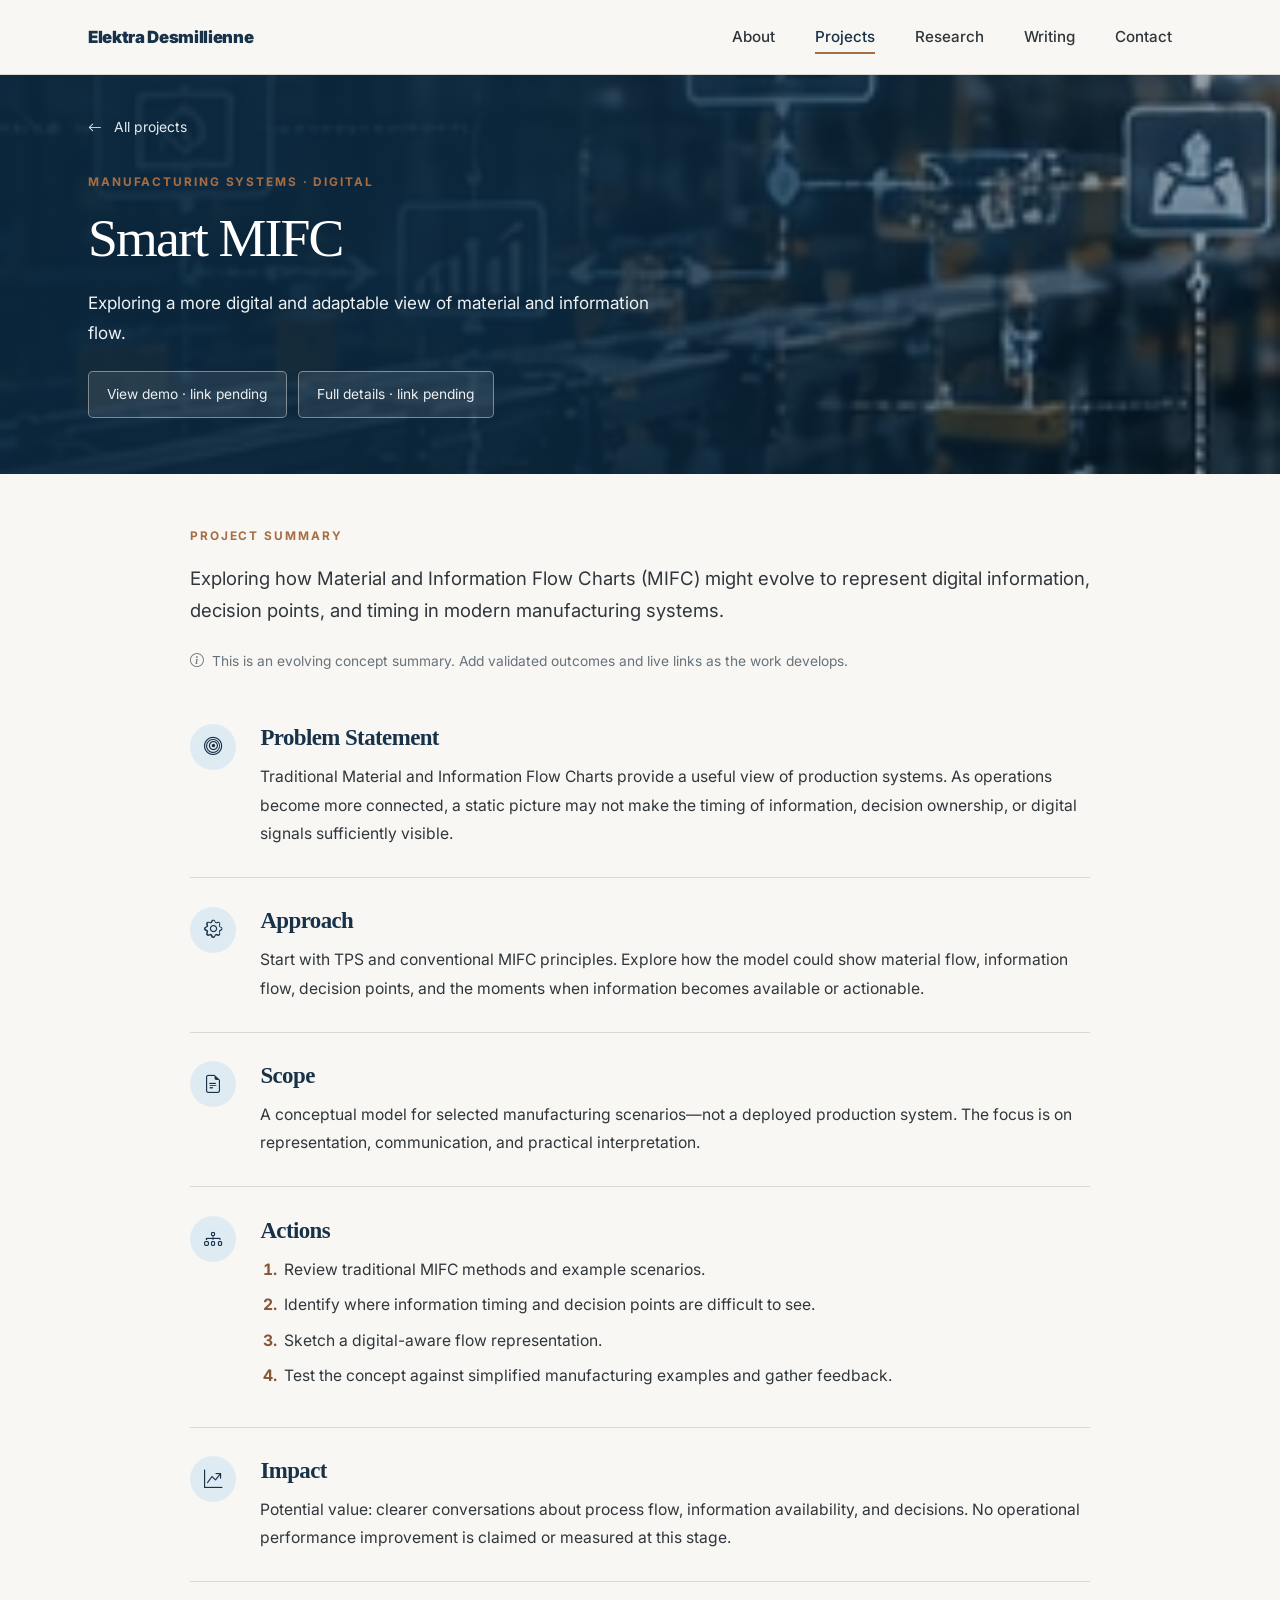
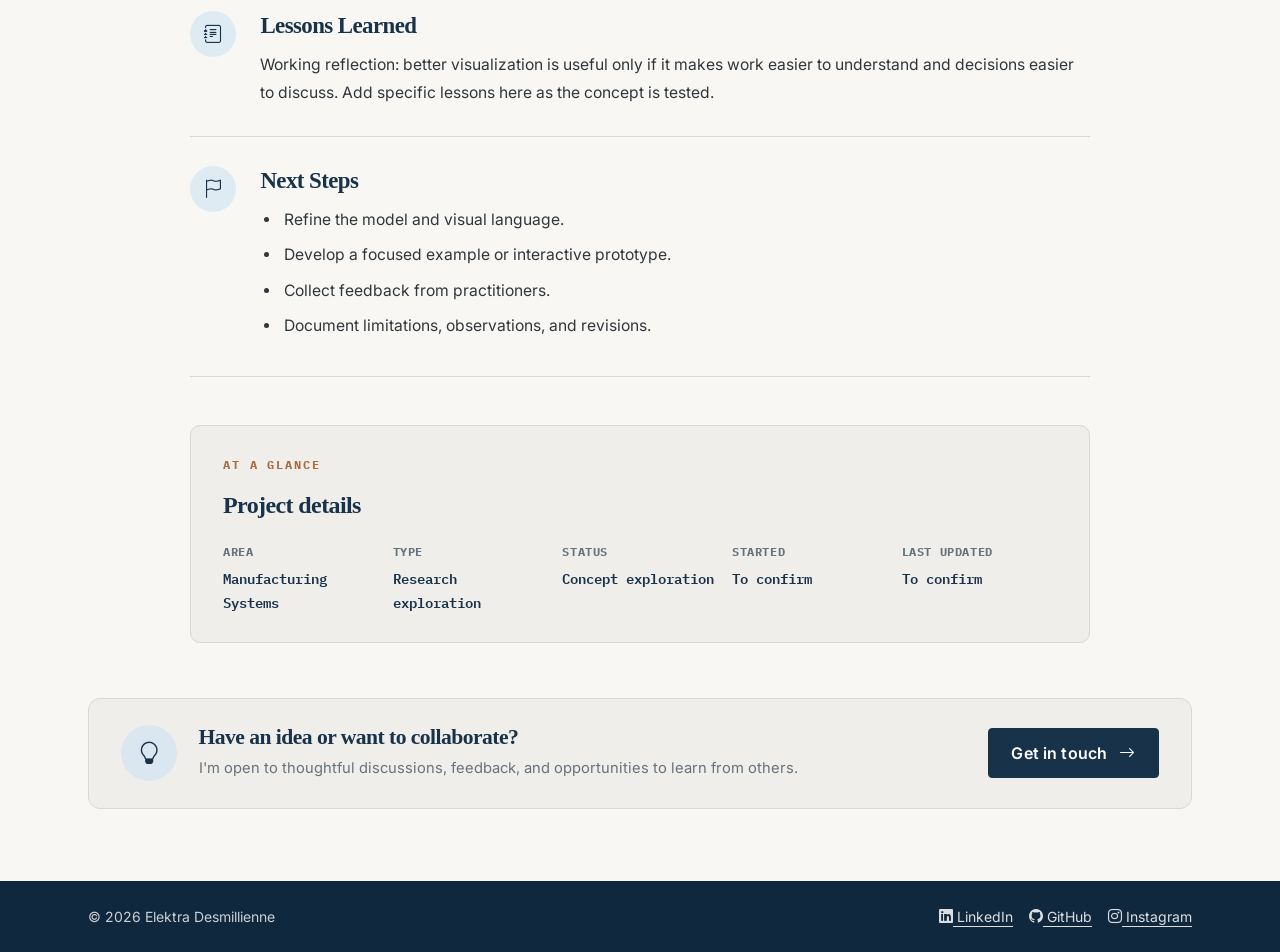
<file: projects/project-smart-mifc.html>
<!DOCTYPE html>
<html lang="en">
<head>
  <meta charset="utf-8" />
  <meta name="viewport" content="width=device-width, initial-scale=1" />
  <meta name="description" content="Exploring a more digital and adaptable view of material and information flow." />
  <meta name="author" content="Elektra Desmillienne" />
  <title>Smart MIFC | Projects | Elektra Desmillienne</title>
  <link rel="icon" type="image/x-icon" href="../assets/site_favicon.ico" />
  <link rel="preconnect" href="https://fonts.googleapis.com" />
  <link rel="preconnect" href="https://fonts.gstatic.com" crossorigin />
  <link href="https://fonts.googleapis.com/css2?family=Inter:wght@400;500;600;700&amp;family=IBM+Plex+Mono:wght@400;500&amp;display=swap" rel="stylesheet" />
  <link href="https://cdn.jsdelivr.net/npm/bootstrap-icons@1.8.1/font/bootstrap-icons.css" rel="stylesheet" />
  <!-- Existing Start Bootstrap theme, followed by your shared design system. -->
  <link href="../css/styles.css" rel="stylesheet" />
  <link href="../css/custom.css" rel="stylesheet" />
  <!-- Paste projects-add-to-custom.css into custom.css; no third stylesheet needed. -->
</head>
<body class="project-detail-page d-flex flex-column min-vh-100">
  <main class="flex-shrink-0">
<nav class="navbar navbar-expand-lg navbar-light bg-white py-3" aria-label="Main navigation">
  <div class="container px-4 px-lg-5">
    <a class="navbar-brand" href="../index.html"><span class="fw-bolder text-primary">Elektra Desmillienne</span></a>
    <button class="navbar-toggler" type="button" data-bs-toggle="collapse" data-bs-target="#navbarSupportedContent" aria-controls="navbarSupportedContent" aria-expanded="false" aria-label="Toggle navigation">
      <span class="navbar-toggler-icon"></span>
    </button>
    <div class="collapse navbar-collapse" id="navbarSupportedContent">
      <ul class="navbar-nav ms-auto mb-2 mb-lg-0 small fw-bolder">
        <li class="nav-item"><a class="nav-link" href="../about.html">About</a></li>
        <li class="nav-item"><a class="nav-link active" href="../projects.html" aria-current="page">Projects</a></li>
        <li class="nav-item"><a class="nav-link" href="../research.html">Research</a></li>
        <li class="nav-item"><a class="nav-link" href="../writings.html">Writing</a></li>
        <li class="nav-item"><a class="nav-link" href="../contact.html">Contact</a></li>
      </ul>
    </div>
  </div>
</nav>

    <!-- Same image file used on the corresponding projects.html card. -->
    <header class="project-detail-hero" style="--project-detail-image: url('../assets/projects/smart-mifc.webp');">
      <div class="container px-4 px-lg-5 project-detail-hero__inner">
        <a href="../projects.html" class="project-detail-hero__back"><i class="bi bi-arrow-left me-2" aria-hidden="true"></i> All projects</a>
        <p class="projects-eyebrow">Manufacturing Systems · Digital</p>
        <h1>Smart MIFC</h1>
        <p class="project-detail-hero__subtitle">Exploring a more digital and adaptable view of material and information flow.</p>
        <div class="project-detail-hero__actions">
          <!-- Replace each disabled span with a real anchor once you have a demo/documentation URL.
               <a class="btn project-detail-hero__primary" href="https://YOUR-DEMO" target="_blank" rel="noopener noreferrer">View demo <i class="bi bi-box-arrow-up-right"></i></a>
               <a class="btn project-detail-hero__secondary" href="https://YOUR-GITHUB-OR-NOTION" target="_blank" rel="noopener noreferrer">Full project details <i class="bi bi-box-arrow-up-right"></i></a>
          -->
          <span class="project-detail-hero__pending" title="Add a demo link when available">View demo · link pending</span>
          <span class="project-detail-hero__pending" title="Add a GitHub or Notion link when available">Full details · link pending</span>
        </div>
      </div>
    </header>

    <div class="container px-4 px-lg-5">
      <div class="project-summary__lead">
        <p class="projects-eyebrow">Project summary</p>
        <p>Exploring how Material and Information Flow Charts (MIFC) might evolve to represent digital information, decision points, and timing in modern manufacturing systems.</p>
        <span class="project-summary__draft-note"><i class="bi bi-info-circle" aria-hidden="true"></i> This is an evolving concept summary. Add validated outcomes and live links as the work develops.</span>
      </div>

      <div class="project-summary" aria-label="Project summary sections">
        <section class="project-summary__section" aria-labelledby="smart-mifc-problem-statement">
          <span class="project-summary__icon" aria-hidden="true"><i class="bi bi-bullseye"></i></span>
          <div class="project-summary__body">
            <h2 id="smart-mifc-problem-statement">Problem Statement</h2>
            <p>Traditional Material and Information Flow Charts provide a useful view of production systems. As operations become more connected, a static picture may not make the timing of information, decision ownership, or digital signals sufficiently visible.</p>
          </div>
        </section><section class="project-summary__section" aria-labelledby="smart-mifc-approach">
          <span class="project-summary__icon" aria-hidden="true"><i class="bi bi-gear"></i></span>
          <div class="project-summary__body">
            <h2 id="smart-mifc-approach">Approach</h2>
            <p>Start with TPS and conventional MIFC principles. Explore how the model could show material flow, information flow, decision points, and the moments when information becomes available or actionable.</p>
          </div>
        </section><section class="project-summary__section" aria-labelledby="smart-mifc-scope">
          <span class="project-summary__icon" aria-hidden="true"><i class="bi bi-file-earmark-text"></i></span>
          <div class="project-summary__body">
            <h2 id="smart-mifc-scope">Scope</h2>
            <p>A conceptual model for selected manufacturing scenarios—not a deployed production system. The focus is on representation, communication, and practical interpretation.</p>
          </div>
        </section><section class="project-summary__section" aria-labelledby="smart-mifc-actions">
          <span class="project-summary__icon" aria-hidden="true"><i class="bi bi-diagram-3"></i></span>
          <div class="project-summary__body">
            <h2 id="smart-mifc-actions">Actions</h2>
            <ol class="project-summary__steps"><li>Review traditional MIFC methods and example scenarios.</li><li>Identify where information timing and decision points are difficult to see.</li><li>Sketch a digital-aware flow representation.</li><li>Test the concept against simplified manufacturing examples and gather feedback.</li></ol>
          </div>
        </section><section class="project-summary__section" aria-labelledby="smart-mifc-impact">
          <span class="project-summary__icon" aria-hidden="true"><i class="bi bi-graph-up-arrow"></i></span>
          <div class="project-summary__body">
            <h2 id="smart-mifc-impact">Impact</h2>
            <p>Potential value: clearer conversations about process flow, information availability, and decisions. No operational performance improvement is claimed or measured at this stage.</p>
          </div>
        </section><section class="project-summary__section" aria-labelledby="smart-mifc-lessons-learned">
          <span class="project-summary__icon" aria-hidden="true"><i class="bi bi-journal-text"></i></span>
          <div class="project-summary__body">
            <h2 id="smart-mifc-lessons-learned">Lessons Learned</h2>
            <p>Working reflection: better visualization is useful only if it makes work easier to understand and decisions easier to discuss. Add specific lessons here as the concept is tested.</p>
          </div>
        </section><section class="project-summary__section" aria-labelledby="smart-mifc-next-steps">
          <span class="project-summary__icon" aria-hidden="true"><i class="bi bi-flag"></i></span>
          <div class="project-summary__body">
            <h2 id="smart-mifc-next-steps">Next Steps</h2>
            <ul class="project-summary__bullets"><li>Refine the model and visual language.</li><li>Develop a focused example or interactive prototype.</li><li>Collect feedback from practitioners.</li><li>Document limitations, observations, and revisions.</li></ul>
          </div>
        </section>
      </div>

      <!-- Compact metadata at the bottom of the summary. -->
      <section class="project-meta" aria-labelledby="project-meta-title">
        <p class="projects-eyebrow">At a glance</p>
        <h2 id="project-meta-title">Project details</h2>
        <dl class="project-meta__grid">
          <div class="project-meta__item"><dt>Area</dt><dd>Manufacturing Systems</dd></div>
<div class="project-meta__item"><dt>Type</dt><dd>Research exploration</dd></div>
<div class="project-meta__item"><dt>Status</dt><dd>Concept exploration</dd></div>
<div class="project-meta__item"><dt>Started</dt><dd>To confirm</dd></div>
<div class="project-meta__item"><dt>Last updated</dt><dd>To confirm</dd></div>
        </dl>
      </section>
    </div>
    <section class="projects-cta" aria-labelledby="projects-cta-title">
  <div class="container px-4 px-lg-5">
    <div class="projects-cta__inner">
      <span class="projects-cta__icon" aria-hidden="true"><i class="bi bi-lightbulb"></i></span>
      <div class="projects-cta__copy">
        <h2 id="projects-cta-title">Have an idea or want to collaborate?</h2>
        <p>I'm open to thoughtful discussions, feedback, and opportunities to learn from others.</p>
      </div>
      <a class="btn btn-primary projects-cta__button" href="../contact.html">Get in touch <i class="bi bi-arrow-right ms-2" aria-hidden="true"></i></a>
    </div>
  </div>
</section>
  </main>
  <footer class="bg-white py-4 mt-auto">
  <div class="container px-4 px-lg-5">
    <div class="row align-items-center justify-content-between flex-column flex-sm-row gap-3">
      <div class="col-auto"><div class="small m-0">&copy; 2026 Elektra Desmillienne</div></div>
      <div class="col-auto small d-flex flex-wrap gap-3">
        <a class="content-link" href="https://www.linkedin.com/in/elektra-desmillienne/" target="_blank" rel="noopener noreferrer" aria-label="LinkedIn profile"><i class="bi bi-linkedin" aria-hidden="true"></i> LinkedIn</a>
        <a class="content-link" href="https://github.com/ElektraZee" target="_blank" rel="noopener noreferrer" aria-label="GitHub profile"><i class="bi bi-github" aria-hidden="true"></i> GitHub</a>
        <a class="content-link" href="https://www.instagram.com/elektra.desmillienne" target="_blank" rel="noopener noreferrer" aria-label="Instagram profile"><i class="bi bi-instagram" aria-hidden="true"></i> Instagram</a>
      </div>
    </div>
  </div>
</footer>
  <script src="https://cdn.jsdelivr.net/npm/bootstrap@5.2.3/dist/js/bootstrap.bundle.min.js"></script>
<script src="../js/scripts.js"></script>
</body>
</html>
</file>
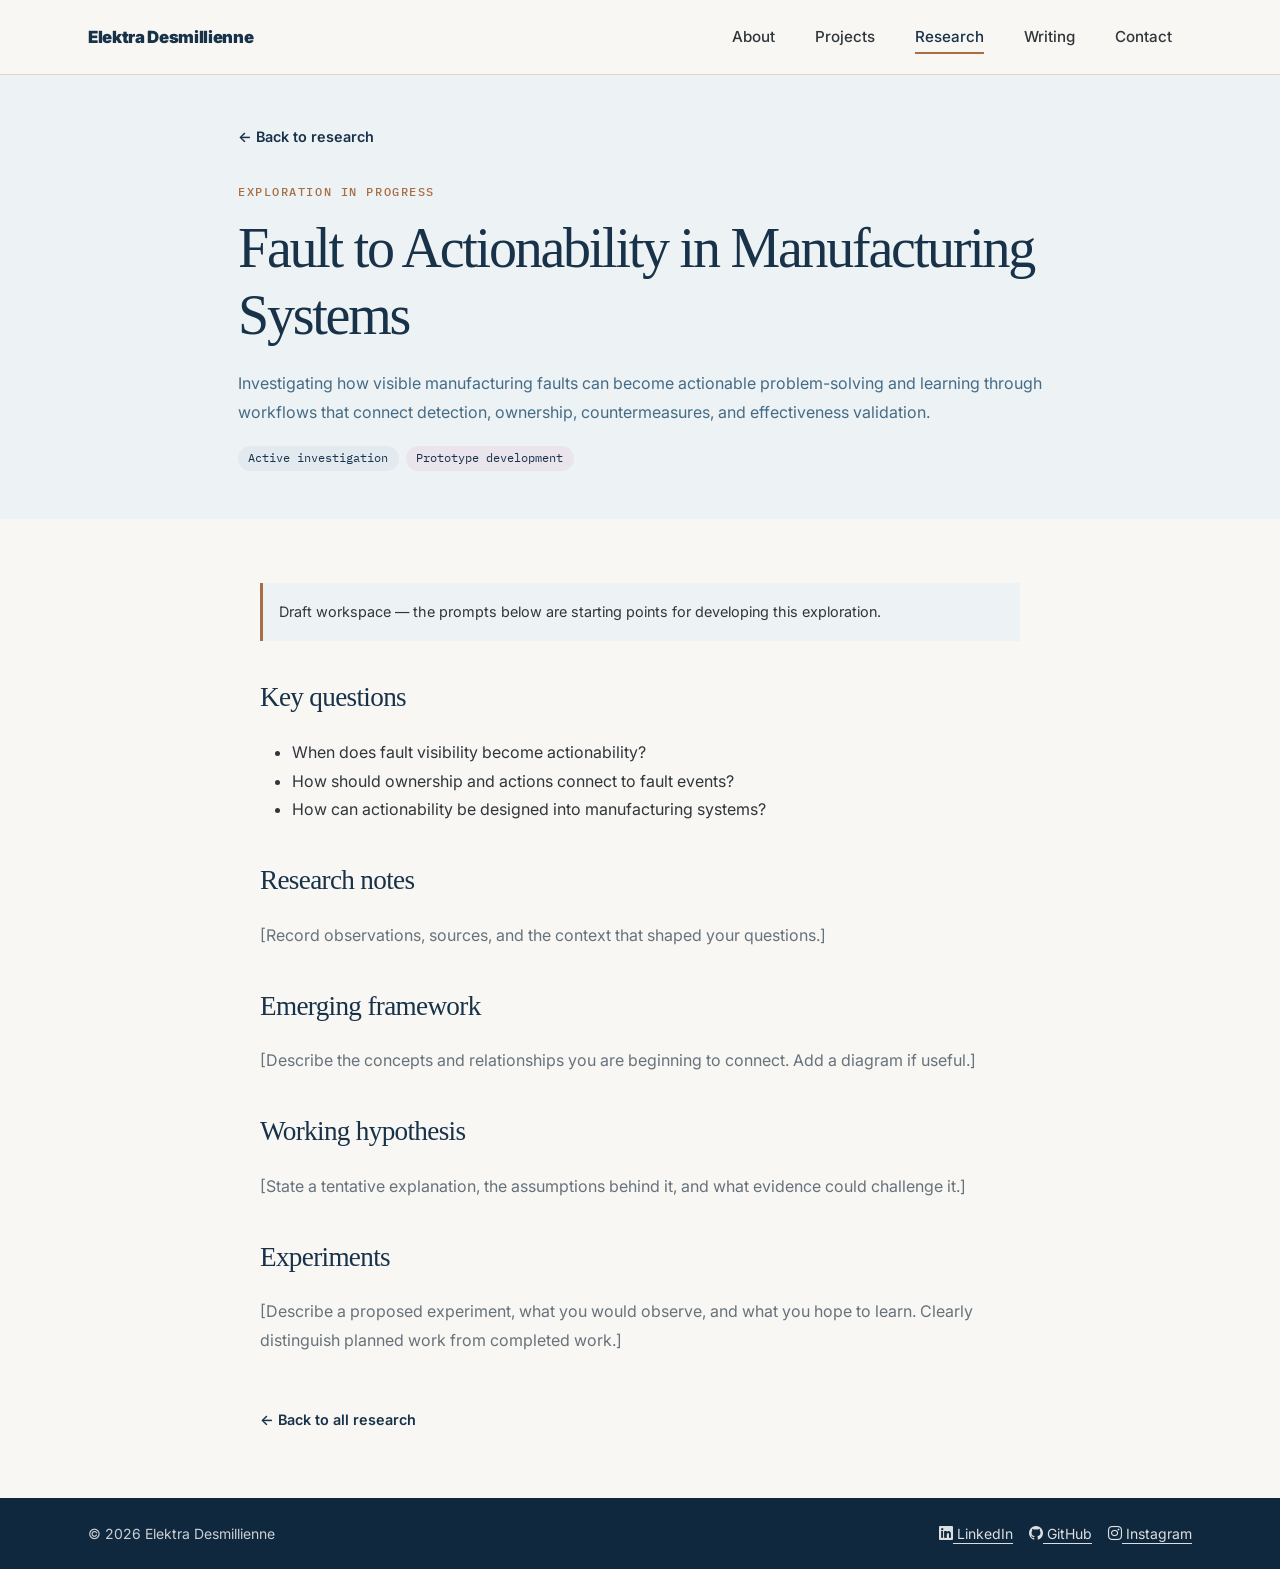
<file: research/fault-to-actionability.html>
<!DOCTYPE html>
<html lang="en">
<head>
<meta charset="utf-8">
<meta name="viewport" content="width=device-width, initial-scale=1">
<meta name="description" content="Investigating how visible manufacturing faults can become actionable problem-solving and learning through workflows that connect detection, ownership, countermeasures, and effectiveness validation.">
<title>Fault to Actionability in Manufacturing Systems | Elektra Desmillienne</title>
<link rel="icon" type="image/x-icon" href="../assets/site_favicon.ico">
<link rel="preconnect" href="https://fonts.googleapis.com">
<link rel="preconnect" href="https://fonts.gstatic.com" crossorigin>
<link href="https://fonts.googleapis.com/css2?family=IBM+Plex+Mono:wght@400;500&amp;family=IBM+Plex+Sans:wght@400;500;600;700&amp;family=Inter:wght@400;500;600;700;800&amp;display=swap" rel="stylesheet">
<link href="https://cdn.jsdelivr.net/npm/bootstrap-icons@1.8.1/font/bootstrap-icons.css" rel="stylesheet">
<link href="../css/styles.css" rel="stylesheet">
<link href="../css/custom.css" rel="stylesheet">
</head>
<body class="research-page d-flex flex-column min-vh-100">
<nav class="navbar navbar-expand-lg navbar-light bg-white py-3" aria-label="Main navigation">
<div class="container px-4 px-lg-5">
<a class="navbar-brand" href="../index.html"><span class="fw-bolder text-primary">Elektra Desmillienne</span></a>
<button class="navbar-toggler" type="button" data-bs-toggle="collapse" data-bs-target="#navbarSupportedContent" aria-controls="navbarSupportedContent" aria-expanded="false" aria-label="Toggle navigation"><span class="navbar-toggler-icon"></span></button>
<div class="collapse navbar-collapse" id="navbarSupportedContent"><ul class="navbar-nav ms-auto mb-2 mb-lg-0 small fw-bolder"><li class="nav-item"><a class="nav-link" href="../about.html">About</a></li>
<li class="nav-item"><a class="nav-link" href="../projects.html">Projects</a></li>
<li class="nav-item"><a class="nav-link active" href="../research.html" aria-current="page">Research</a></li>
<li class="nav-item"><a class="nav-link" href="../writings.html">Writing</a></li>
<li class="nav-item"><a class="nav-link" href="../contact.html">Contact</a></li></ul></div>
</div></nav>
<main class="flex-shrink-0"><header class="research-detail-header"><div class="container px-4 px-lg-5"><a class="research-back" href="../research.html">&larr; Back to research</a><p class="research-eyebrow">Exploration in progress</p><h1>Fault to Actionability in Manufacturing Systems</h1><p class="research-detail-intro">Investigating how visible manufacturing faults can become actionable problem-solving and learning through workflows that connect detection, ownership, countermeasures, and effectiveness validation.</p><div class="research-status"><span>Active investigation</span><span>Prototype development</span></div></div></header>
<section class="research-section"><div class="container px-4 px-lg-5"><article class="research-detail-body">
<p class="research-draft-notice">Draft workspace — the prompts below are starting points for developing this exploration.</p>
<h2>Key questions</h2><ul><li>When does fault visibility become actionability?</li><li>How should ownership and actions connect to fault events?</li><li>How can actionability be designed into manufacturing systems?</li></ul>
<!-- Replace each prompt with your own notes as the investigation develops. -->
<h2>Research notes</h2><p class="research-placeholder">[Record observations, sources, and the context that shaped your questions.]</p>
<h2>Emerging framework</h2><p class="research-placeholder">[Describe the concepts and relationships you are beginning to connect. Add a diagram if useful.]</p>
<h2>Working hypothesis</h2><p class="research-placeholder">[State a tentative explanation, the assumptions behind it, and what evidence could challenge it.]</p>
<h2>Experiments</h2><p class="research-placeholder">[Describe a proposed experiment, what you would observe, and what you hope to learn. Clearly distinguish planned work from completed work.]</p>
<a class="research-back" href="../research.html">&larr; Back to all research</a>
</article></div></section></main>
<footer class="bg-white py-4 mt-auto">
<div class="container px-4 px-lg-5"><div class="row align-items-center justify-content-between flex-column flex-sm-row gap-3">
<div class="col-auto"><div class="small m-0">&copy; 2026 Elektra Desmillienne</div></div>
<div class="col-auto small research-footer-links">
<a class="content-link" href="https://www.linkedin.com/in/elektra-desmillienne/" target="_blank" rel="noopener noreferrer"><i class="bi bi-linkedin" aria-hidden="true"></i> LinkedIn</a>
<a class="content-link" href="https://github.com/ElektraZee" target="_blank" rel="noopener noreferrer"><i class="bi bi-github" aria-hidden="true"></i> GitHub</a>
<a class="content-link" href="https://www.instagram.com/elektra.desmillienne" target="_blank" rel="noopener noreferrer"><i class="bi bi-instagram" aria-hidden="true"></i> Instagram</a>
</div></div></div></footer>
<script src="https://cdn.jsdelivr.net/npm/bootstrap@5.2.3/dist/js/bootstrap.bundle.min.js"></script>
<script src="../js/scripts.js"></script>
</body></html>
</file>
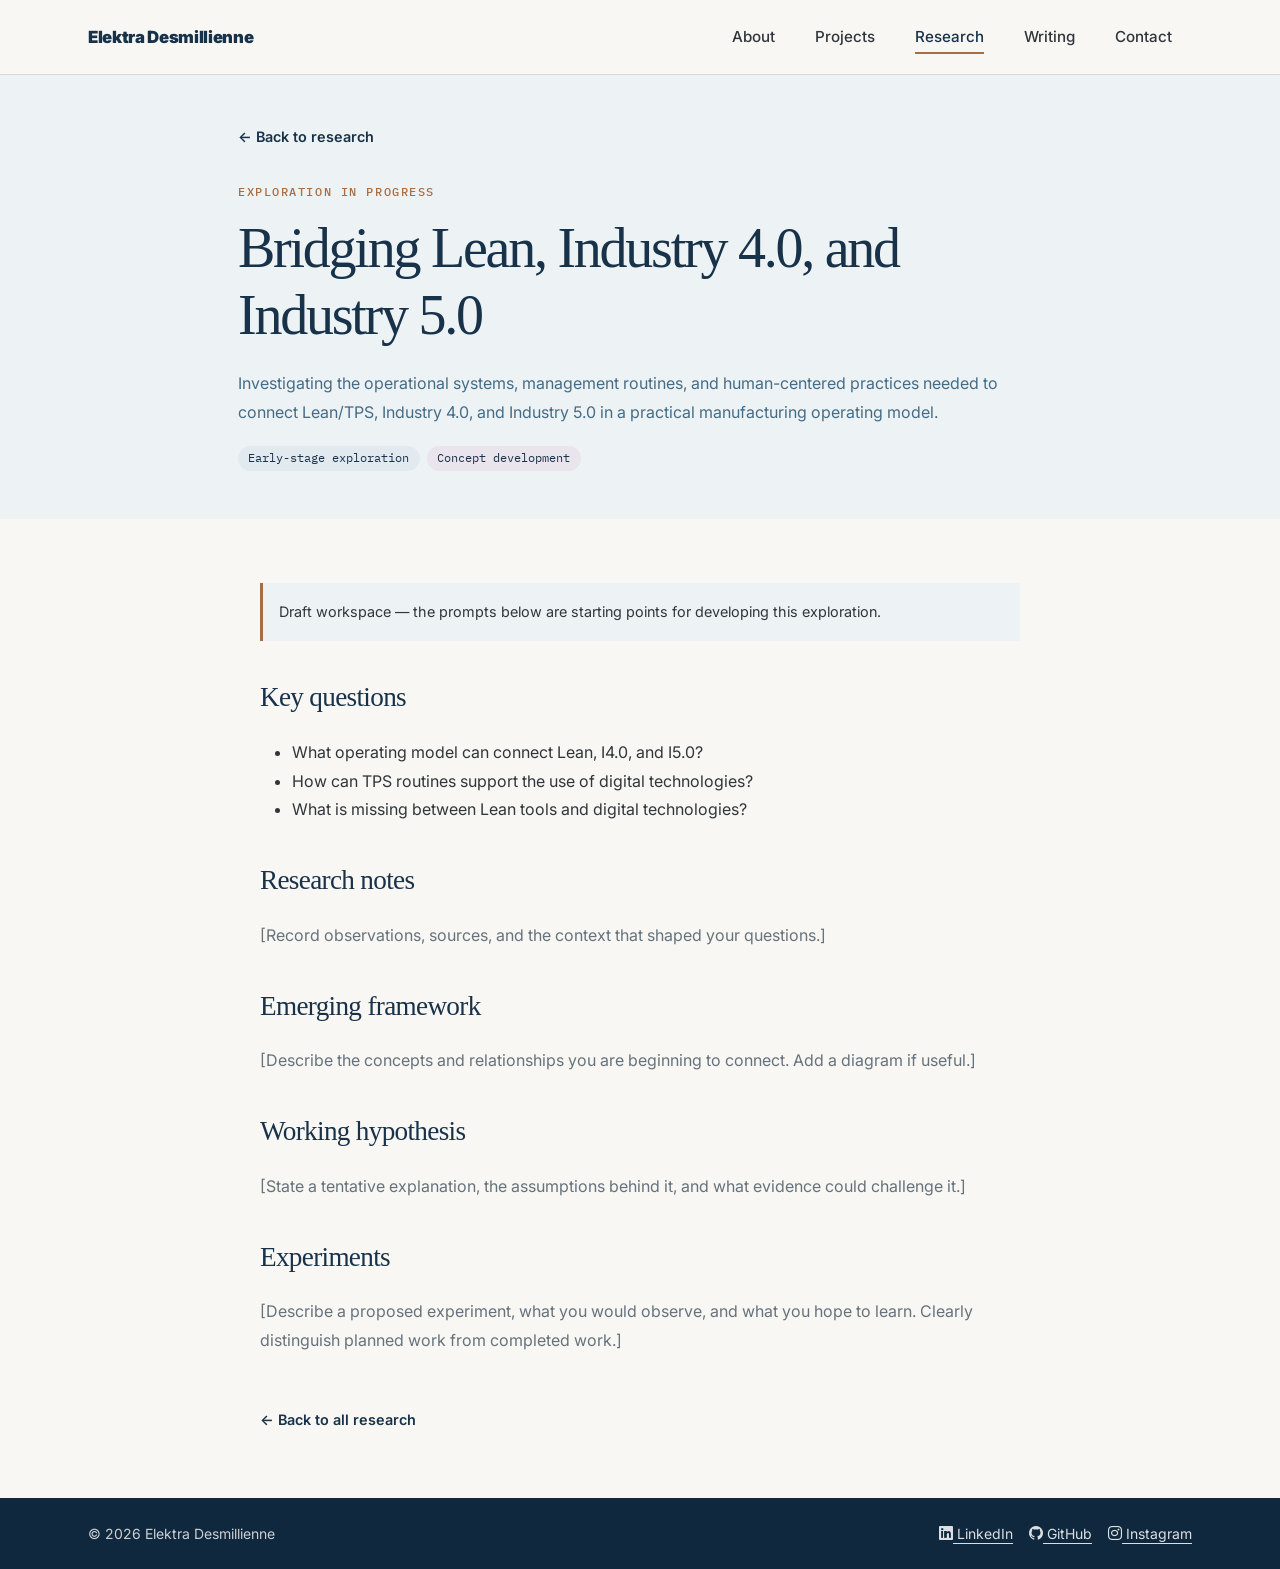
<file: research/lean-industry-operating-model.html>
<!DOCTYPE html>
<html lang="en">
<head>
<meta charset="utf-8">
<meta name="viewport" content="width=device-width, initial-scale=1">
<meta name="description" content="Investigating the operational systems, management routines, and human-centered practices needed to connect Lean/TPS, Industry 4.0, and Industry 5.0 in a practical manufacturing operating model.">
<title>Bridging Lean, Industry 4.0, and Industry 5.0 | Elektra Desmillienne</title>
<link rel="icon" type="image/x-icon" href="../assets/site_favicon.ico">
<link rel="preconnect" href="https://fonts.googleapis.com">
<link rel="preconnect" href="https://fonts.gstatic.com" crossorigin>
<link href="https://fonts.googleapis.com/css2?family=IBM+Plex+Mono:wght@400;500&amp;family=IBM+Plex+Sans:wght@400;500;600;700&amp;family=Inter:wght@400;500;600;700;800&amp;display=swap" rel="stylesheet">
<link href="https://cdn.jsdelivr.net/npm/bootstrap-icons@1.8.1/font/bootstrap-icons.css" rel="stylesheet">
<link href="../css/styles.css" rel="stylesheet">
<link href="../css/custom.css" rel="stylesheet">
</head>
<body class="research-page d-flex flex-column min-vh-100">
<nav class="navbar navbar-expand-lg navbar-light bg-white py-3" aria-label="Main navigation">
<div class="container px-4 px-lg-5">
<a class="navbar-brand" href="../index.html"><span class="fw-bolder text-primary">Elektra Desmillienne</span></a>
<button class="navbar-toggler" type="button" data-bs-toggle="collapse" data-bs-target="#navbarSupportedContent" aria-controls="navbarSupportedContent" aria-expanded="false" aria-label="Toggle navigation"><span class="navbar-toggler-icon"></span></button>
<div class="collapse navbar-collapse" id="navbarSupportedContent"><ul class="navbar-nav ms-auto mb-2 mb-lg-0 small fw-bolder"><li class="nav-item"><a class="nav-link" href="../about.html">About</a></li>
<li class="nav-item"><a class="nav-link" href="../projects.html">Projects</a></li>
<li class="nav-item"><a class="nav-link active" href="../research.html" aria-current="page">Research</a></li>
<li class="nav-item"><a class="nav-link" href="../writings.html">Writing</a></li>
<li class="nav-item"><a class="nav-link" href="../contact.html">Contact</a></li></ul></div>
</div></nav>
<main class="flex-shrink-0"><header class="research-detail-header"><div class="container px-4 px-lg-5"><a class="research-back" href="../research.html">&larr; Back to research</a><p class="research-eyebrow">Exploration in progress</p><h1>Bridging Lean, Industry 4.0, and Industry 5.0</h1><p class="research-detail-intro">Investigating the operational systems, management routines, and human-centered practices needed to connect Lean/TPS, Industry 4.0, and Industry 5.0 in a practical manufacturing operating model.</p><div class="research-status"><span>Early-stage exploration</span><span>Concept development</span></div></div></header>
<section class="research-section"><div class="container px-4 px-lg-5"><article class="research-detail-body">
<p class="research-draft-notice">Draft workspace — the prompts below are starting points for developing this exploration.</p>
<h2>Key questions</h2><ul><li>What operating model can connect Lean, I4.0, and I5.0?</li><li>How can TPS routines support the use of digital technologies?</li><li>What is missing between Lean tools and digital technologies?</li></ul>
<!-- Replace each prompt with your own notes as the investigation develops. -->
<h2>Research notes</h2><p class="research-placeholder">[Record observations, sources, and the context that shaped your questions.]</p>
<h2>Emerging framework</h2><p class="research-placeholder">[Describe the concepts and relationships you are beginning to connect. Add a diagram if useful.]</p>
<h2>Working hypothesis</h2><p class="research-placeholder">[State a tentative explanation, the assumptions behind it, and what evidence could challenge it.]</p>
<h2>Experiments</h2><p class="research-placeholder">[Describe a proposed experiment, what you would observe, and what you hope to learn. Clearly distinguish planned work from completed work.]</p>
<a class="research-back" href="../research.html">&larr; Back to all research</a>
</article></div></section></main>
<footer class="bg-white py-4 mt-auto">
<div class="container px-4 px-lg-5"><div class="row align-items-center justify-content-between flex-column flex-sm-row gap-3">
<div class="col-auto"><div class="small m-0">&copy; 2026 Elektra Desmillienne</div></div>
<div class="col-auto small research-footer-links">
<a class="content-link" href="https://www.linkedin.com/in/elektra-desmillienne/" target="_blank" rel="noopener noreferrer"><i class="bi bi-linkedin" aria-hidden="true"></i> LinkedIn</a>
<a class="content-link" href="https://github.com/ElektraZee" target="_blank" rel="noopener noreferrer"><i class="bi bi-github" aria-hidden="true"></i> GitHub</a>
<a class="content-link" href="https://www.instagram.com/elektra.desmillienne" target="_blank" rel="noopener noreferrer"><i class="bi bi-instagram" aria-hidden="true"></i> Instagram</a>
</div></div></div></footer>
<script src="https://cdn.jsdelivr.net/npm/bootstrap@5.2.3/dist/js/bootstrap.bundle.min.js"></script>
<script src="../js/scripts.js"></script>
</body></html>
</file>
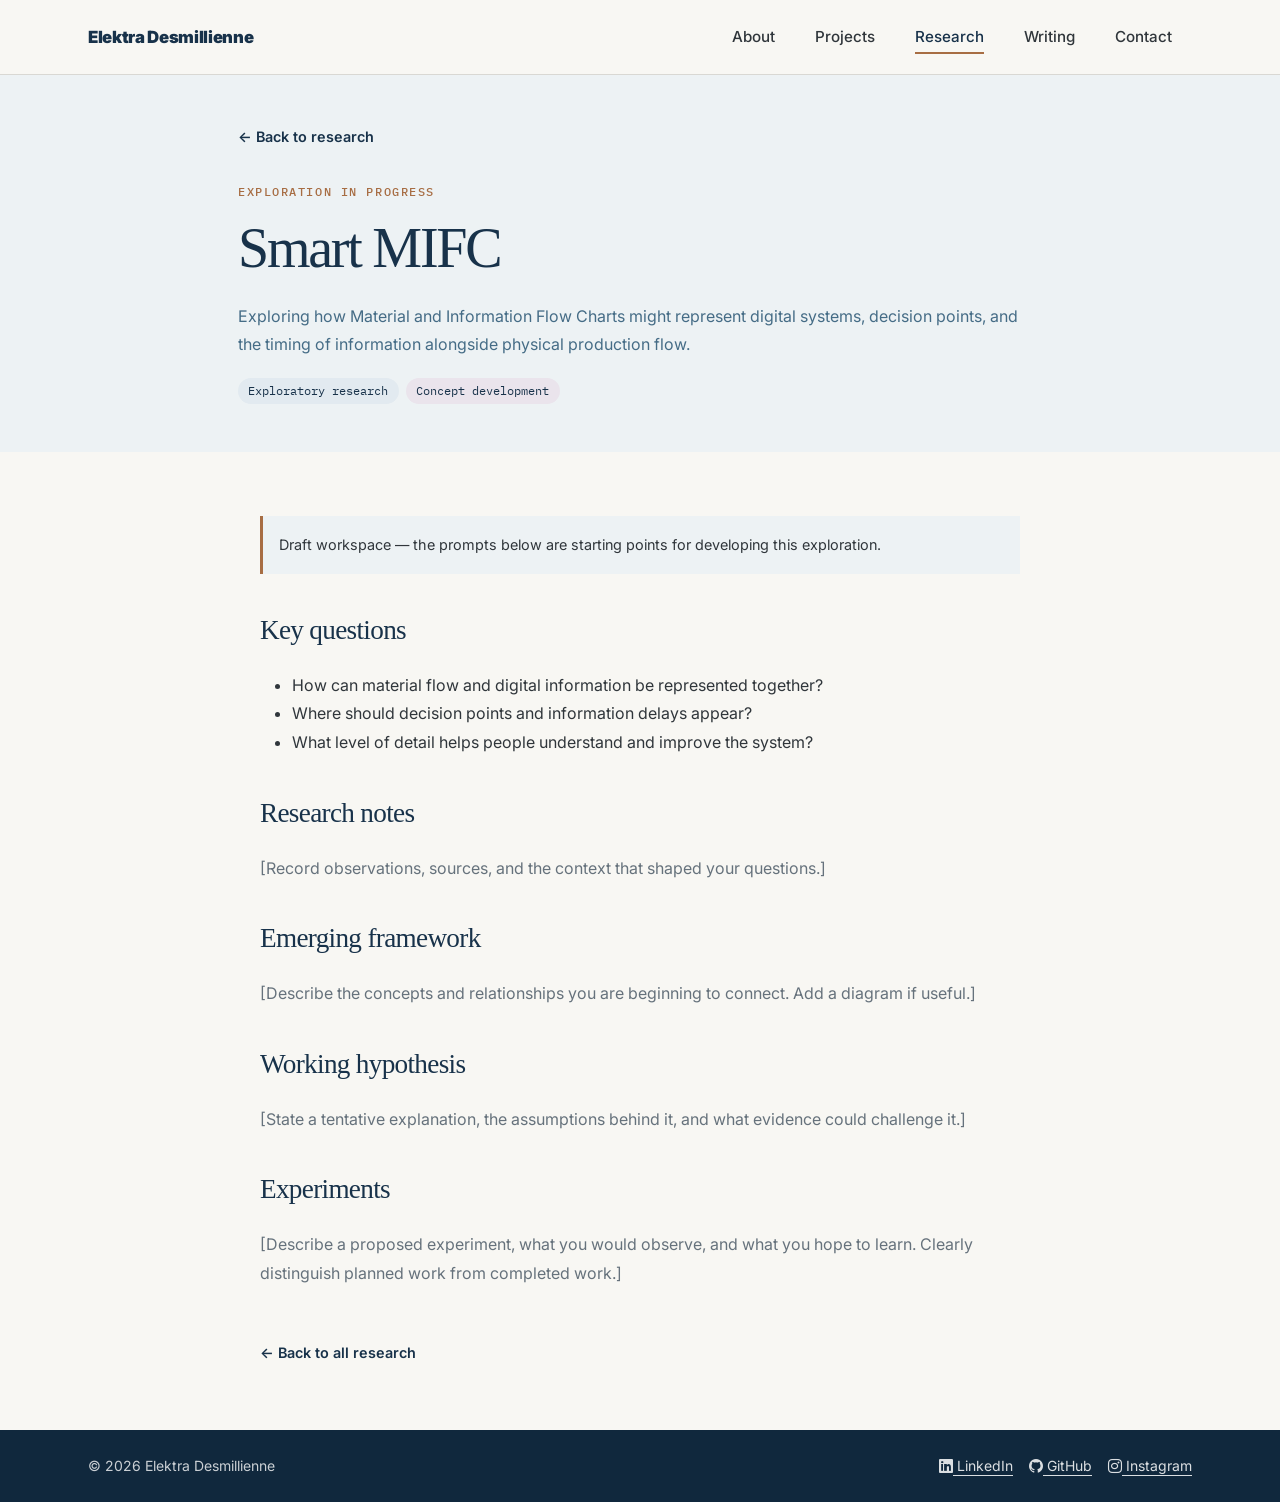
<file: research/smart-mifc.html>
<!DOCTYPE html>
<html lang="en">
<head>
<meta charset="utf-8">
<meta name="viewport" content="width=device-width, initial-scale=1">
<meta name="description" content="Exploring how Material and Information Flow Charts might represent digital systems, decision points, and the timing of information alongside physical production flow.">
<title>Smart MIFC | Elektra Desmillienne</title>
<link rel="icon" type="image/x-icon" href="../assets/site_favicon.ico">
<link rel="preconnect" href="https://fonts.googleapis.com">
<link rel="preconnect" href="https://fonts.gstatic.com" crossorigin>
<link href="https://fonts.googleapis.com/css2?family=IBM+Plex+Mono:wght@400;500&amp;family=IBM+Plex+Sans:wght@400;500;600;700&amp;family=Inter:wght@400;500;600;700;800&amp;display=swap" rel="stylesheet">
<link href="https://cdn.jsdelivr.net/npm/bootstrap-icons@1.8.1/font/bootstrap-icons.css" rel="stylesheet">
<link href="../css/styles.css" rel="stylesheet">
<link href="../css/custom.css" rel="stylesheet">
</head>
<body class="research-page d-flex flex-column min-vh-100">
<nav class="navbar navbar-expand-lg navbar-light bg-white py-3" aria-label="Main navigation">
<div class="container px-4 px-lg-5">
<a class="navbar-brand" href="../index.html"><span class="fw-bolder text-primary">Elektra Desmillienne</span></a>
<button class="navbar-toggler" type="button" data-bs-toggle="collapse" data-bs-target="#navbarSupportedContent" aria-controls="navbarSupportedContent" aria-expanded="false" aria-label="Toggle navigation"><span class="navbar-toggler-icon"></span></button>
<div class="collapse navbar-collapse" id="navbarSupportedContent"><ul class="navbar-nav ms-auto mb-2 mb-lg-0 small fw-bolder"><li class="nav-item"><a class="nav-link" href="../about.html">About</a></li>
<li class="nav-item"><a class="nav-link" href="../projects.html">Projects</a></li>
<li class="nav-item"><a class="nav-link active" href="../research.html" aria-current="page">Research</a></li>
<li class="nav-item"><a class="nav-link" href="../writings.html">Writing</a></li>
<li class="nav-item"><a class="nav-link" href="../contact.html">Contact</a></li></ul></div>
</div></nav>
<main class="flex-shrink-0"><header class="research-detail-header"><div class="container px-4 px-lg-5"><a class="research-back" href="../research.html">&larr; Back to research</a><p class="research-eyebrow">Exploration in progress</p><h1>Smart MIFC</h1><p class="research-detail-intro">Exploring how Material and Information Flow Charts might represent digital systems, decision points, and the timing of information alongside physical production flow.</p><div class="research-status"><span>Exploratory research</span><span>Concept development</span></div></div></header>
<section class="research-section"><div class="container px-4 px-lg-5"><article class="research-detail-body">
<p class="research-draft-notice">Draft workspace — the prompts below are starting points for developing this exploration.</p>
<h2>Key questions</h2><ul><li>How can material flow and digital information be represented together?</li><li>Where should decision points and information delays appear?</li><li>What level of detail helps people understand and improve the system?</li></ul>
<!-- Replace each prompt with your own notes as the investigation develops. -->
<h2>Research notes</h2><p class="research-placeholder">[Record observations, sources, and the context that shaped your questions.]</p>
<h2>Emerging framework</h2><p class="research-placeholder">[Describe the concepts and relationships you are beginning to connect. Add a diagram if useful.]</p>
<h2>Working hypothesis</h2><p class="research-placeholder">[State a tentative explanation, the assumptions behind it, and what evidence could challenge it.]</p>
<h2>Experiments</h2><p class="research-placeholder">[Describe a proposed experiment, what you would observe, and what you hope to learn. Clearly distinguish planned work from completed work.]</p>
<a class="research-back" href="../research.html">&larr; Back to all research</a>
</article></div></section></main>
<footer class="bg-white py-4 mt-auto">
<div class="container px-4 px-lg-5"><div class="row align-items-center justify-content-between flex-column flex-sm-row gap-3">
<div class="col-auto"><div class="small m-0">&copy; 2026 Elektra Desmillienne</div></div>
<div class="col-auto small research-footer-links">
<a class="content-link" href="https://www.linkedin.com/in/elektra-desmillienne/" target="_blank" rel="noopener noreferrer"><i class="bi bi-linkedin" aria-hidden="true"></i> LinkedIn</a>
<a class="content-link" href="https://github.com/ElektraZee" target="_blank" rel="noopener noreferrer"><i class="bi bi-github" aria-hidden="true"></i> GitHub</a>
<a class="content-link" href="https://www.instagram.com/elektra.desmillienne" target="_blank" rel="noopener noreferrer"><i class="bi bi-instagram" aria-hidden="true"></i> Instagram</a>
</div></div></div></footer>
<script src="https://cdn.jsdelivr.net/npm/bootstrap@5.2.3/dist/js/bootstrap.bundle.min.js"></script>
<script src="../js/scripts.js"></script>
</body></html>
</file>
<file: css/custom.css>
/* ===================================
   ELEKTRA DESMILLIENNE
   PORTFOLIO DESIGN SYSTEM

   Brand:
   Thoughtful Engineering
   Manufacturing systems
   TPS / Lean
   Purposeful Technology
   Research & experimentation
=================================== */


/* ===================================
   1. DESIGN TOKENS
=================================== */

:root {

    /* Core brand colors */

    --color-background: #F8F7F3;
    --color-surface: #FFFFFF;
    --color-surface-alt: #E8E6E1;

    --color-text: #30363B;
    --color-text-muted: #66727C;

    --color-navy: #18324A;
    --color-industrial-blue: #456C86;

    /* Use copper sparingly */
    --color-accent: #A76D43;
    --color-accent-dark: #875637;

    /* Supporting colors */

    --color-success: #547A67;
    --color-border: #D9D8D3;

    /* Links */

    --color-link: #456C86;
    --color-link-hover: #18324A;

    /* Typography */

    --font-primary:
        "Inter",
        "IBM Plex Sans",
        "Aptos",
        "Segoe UI",
        Helvetica,
        Arial,
        sans-serif;

    --font-mono:
        "IBM Plex Mono",
        "SFMono-Regular",
        Consolas,
        monospace;

    /* Layout */

    --content-width: 1200px;
    --section-padding: 6rem;
    --section-padding-mobile: 4rem;

    /* Shape */

    --radius-sm: 4px;
    --radius-md: 8px;
    --radius-lg: 14px;

    /* Shadows */

    --shadow-sm:
        0 2px 8px rgba(24, 50, 74, 0.06);

    --shadow-md:
        0 8px 24px rgba(24, 50, 74, 0.08);

    /* Motion */

    --transition:
        180ms ease;
}


/* ===================================
   2. GENERAL APPEARANCE
=================================== */

html {
    scroll-behavior: smooth;
}

body {
    background-color: var(--color-background);
    color: var(--color-text);

    font-family: var(--font-primary);
    font-size: 1rem;
    line-height: 1.7;

    -webkit-font-smoothing: antialiased;
    text-rendering: optimizeLegibility;
}


/* Main content width */

.container,
.container-lg,
.container-xl {
    max-width: var(--content-width);
}


/* Text selection */

::selection {
    background: rgba(69, 108, 134, 0.18);
    color: var(--color-navy);
}


/* ===================================
   3. TYPOGRAPHY
=================================== */

h1,
h2,
h3,
h4,
h5,
h6 {
    color: var(--color-navy);

    font-family: var(--font-primary);
    font-weight: 650;

    line-height: 1.18;
    letter-spacing: -0.025em;
}


/* Hero heading */

h1 {
    font-size: clamp(2.5rem, 5vw, 4.75rem);
    font-weight: 700;
    letter-spacing: -0.04em;
}


/* Section title */

h2 {
    font-size: clamp(2rem, 3vw, 3rem);
    margin-bottom: 1.5rem;
}


/* Card / subsection title */

h3 {
    font-size: 1.35rem;
    font-weight: 650;
}


p {
    margin-bottom: 1.25rem;
}


/* Lead paragraph */

.lead {
    color: var(--color-text-muted);

    font-size: clamp(1.1rem, 2vw, 1.3rem);
    line-height: 1.7;
}


/* Small section label
   Example:
   RESEARCH
   CURRENT PROJECT
   MANUFACTURING SYSTEMS
*/

.eyebrow,
.section-label {
    color: var(--color-industrial-blue);

    font-family: var(--font-primary);
    font-size: 0.78rem;
    font-weight: 700;

    text-transform: uppercase;
    letter-spacing: 0.12em;

    margin-bottom: 0.75rem;
}


/* Technical / research metadata */

.meta,
.project-meta,
.research-status {
    color: var(--color-text-muted);

    font-family: var(--font-mono);
    font-size: 0.8rem;
}


/* ===================================
   4. LINKS
=================================== */

a {
    color: var(--color-link);
    text-decoration: none;

    transition:
        color var(--transition),
        opacity var(--transition);
}

a:hover,
a:focus {
    color: var(--color-link-hover);
}


/* Inline article links */

article a,
.content-link {
    text-decoration: underline;
    text-decoration-thickness: 1px;
    text-underline-offset: 4px;
}


/* ===================================
   5. NAVIGATION
=================================== */

.navbar {
    background-color:
        rgba(248, 247, 243, 0.96) !important;

    border-bottom:
        1px solid var(--color-border);

    padding-top: 1rem;
    padding-bottom: 1rem;

    backdrop-filter: blur(10px);
}


/* Name / logo */

.navbar-brand {
    color: var(--color-navy) !important;

    font-weight: 700;
    letter-spacing: -0.02em;
}


/* Nav links */

.navbar-nav .nav-link {
    color: var(--color-text);

    font-size: 0.95rem;
    font-weight: 500;

    margin-left: 0.75rem;
    margin-right: 0.75rem;

    position: relative;
}


/* Underline interaction */

.navbar-nav .nav-link::after {
    content: "";

    position: absolute;
    left: 0.5rem;
    right: 0.5rem;
    bottom: 0.25rem;

    height: 2px;

    background-color: var(--color-accent);

    transform: scaleX(0);
    transform-origin: center;

    transition: transform var(--transition);
}


.navbar-nav .nav-link:hover::after,
.navbar-nav .nav-link.active::after {
    transform: scaleX(1);
}


.navbar-nav .nav-link:hover,
.navbar-nav .nav-link.active {
    color: var(--color-navy);
}


/* ===================================
   6. HERO
=================================== */

.hero,
.masthead {
    background:
        linear-gradient(
            135deg,
            #F8F7F3 0%,
            #EFF3F4 100%
        );

    padding-top: 7rem;
    padding-bottom: 7rem;

    border-bottom:
        1px solid var(--color-border);
}


.hero-title {
    max-width: 800px;
}


.hero-subtitle {
    color: var(--color-text-muted);

    max-width: 680px;

    font-size: 1.25rem;
    line-height: 1.65;
}


/* Optional statement emphasis */

.hero-highlight {
    color: var(--color-industrial-blue);
}


/* Example:
   Technology is a tool.
   Better manufacturing is the goal.
*/

.hero-principle {
    color: var(--color-navy);

    font-size: 1rem;
    font-weight: 600;

    border-left:
        3px solid var(--color-accent);

    padding-left: 1rem;
    margin-top: 2rem;
}


/* ===================================
   7. BUTTONS
=================================== */

.btn {
    border-radius: var(--radius-sm);

    font-weight: 600;
    letter-spacing: 0.01em;

    padding:
        0.75rem 1.4rem;

    transition:
        background-color var(--transition),
        border-color var(--transition),
        color var(--transition),
        transform var(--transition);
}


.btn:hover {
    transform: translateY(-1px);
}


/* Primary action */

.btn-primary {
    background-color:
        var(--color-navy);

    border-color:
        var(--color-navy);

    color: #FFFFFF;
}


.btn-primary:hover,
.btn-primary:focus {
    background-color:
        var(--color-industrial-blue);

    border-color:
        var(--color-industrial-blue);
}


/* Secondary */

.btn-outline-primary {
    color:
        var(--color-navy);

    border-color:
        var(--color-navy);
}


.btn-outline-primary:hover {
    background-color:
        var(--color-navy);

    border-color:
        var(--color-navy);

    color:
        #FFFFFF;
}


/* Accent CTA
   Use sparingly:
   Collaborate
   Current Research
*/

.btn-accent {
    background-color:
        var(--color-accent);

    border-color:
        var(--color-accent);

    color:
        #FFFFFF;
}


.btn-accent:hover {
    background-color:
        var(--color-accent-dark);

    border-color:
        var(--color-accent-dark);

    color:
        #FFFFFF;
}


/* ===================================
   8. SECTIONS
=================================== */

section {
    padding-top:
        var(--section-padding);

    padding-bottom:
        var(--section-padding);
}


/* Standard light section */

.bg-light {
    background-color:
        var(--color-background) !important;
}


/* Alternate section */

.section-alt {
    background-color:
        #F0F2F1;
}


/* Dark research / CTA section */

.section-dark {
    background-color:
        var(--color-navy);

    color:
        rgba(255, 255, 255, 0.88);
}


.section-dark h1,
.section-dark h2,
.section-dark h3 {
    color:
        #FFFFFF;
}


.section-dark .lead {
    color:
        rgba(255, 255, 255, 0.72);
}


/* ===================================
   9. SECTION HEADERS
=================================== */

.section-heading {
    margin-bottom: 3rem;
}


.section-heading h2 {
    margin-bottom: 0.75rem;
}


.section-heading p {
    color: var(--color-text-muted);

    max-width: 700px;
}


/* Small accent rule */

.section-heading::after {
    content: "";

    display: block;

    width: 48px;
    height: 3px;

    background-color:
        var(--color-accent);

    margin-top: 1.25rem;
}


/* ===================================
   10. CARDS
=================================== */

.card {
    background-color:
        var(--color-surface);

    border:
        1px solid var(--color-border);

    border-radius:
        var(--radius-md);

    box-shadow:
        var(--shadow-sm);

    height: 100%;

    overflow: hidden;

    transition:
        transform var(--transition),
        box-shadow var(--transition),
        border-color var(--transition);
}


.card:hover {
    transform:
        translateY(-4px);

    box-shadow:
        var(--shadow-md);

    border-color:
        #CBD3D8;
}


.card-body {
    padding: 1.75rem;
}


.card-title {
    color:
        var(--color-navy);

    font-weight: 650;
}


.card-text {
    color:
        var(--color-text-muted);
}


/* ===================================
   11. PROJECT CARDS
=================================== */

.project-card {
    position: relative;
}


.project-card img {
    width: 100%;
    aspect-ratio: 16 / 9;

    object-fit: cover;
}


.project-type {
    color:
        var(--color-industrial-blue);

    font-size:
        0.75rem;

    font-weight:
        700;

    text-transform:
        uppercase;

    letter-spacing:
        0.09em;
}


.project-status {
    display: inline-flex;

    padding:
        0.3rem 0.6rem;

    background-color:
        #EEF3F4;

    color:
        var(--color-industrial-blue);

    border-radius:
        999px;

    font-size:
        0.75rem;

    font-weight:
        600;
}


/* ===================================
   12. RESEARCH CARDS
=================================== */

.research-card {
    border-left:
        4px solid
        var(--color-industrial-blue);
}


.research-card.active {
    border-left-color:
        var(--color-accent);
}


/* Research maturity */

.maturity-label {
    display: inline-block;

    padding:
        0.25rem 0.65rem;

    border:
        1px solid var(--color-border);

    border-radius:
        999px;

    color:
        var(--color-text-muted);

    font-size:
        0.72rem;

    font-weight:
        600;
}


.maturity-developing {
    background-color:
        #F5EEE8;

    border-color:
        #DEC5B3;

    color:
        var(--color-accent-dark);
}


/* ===================================
   13. FOCUS AREAS
=================================== */

.focus-item {
    text-align: center;

    padding:
        1.5rem 1rem;
}


.focus-icon {
    color:
        var(--color-industrial-blue);

    font-size:
        2rem;

    margin-bottom:
        1rem;
}


.focus-item h3 {
    font-size:
        1.05rem;

    margin-bottom:
        0.5rem;
}


.focus-item p {
    color:
        var(--color-text-muted);

    font-size:
        0.9rem;
}


/* ===================================
   14. RESEARCH / SYSTEM DIAGRAMS
=================================== */

.system-diagram,
.research-diagram {
    background-color:
        #FFFFFF;

    border:
        1px solid var(--color-border);

    border-radius:
        var(--radius-md);

    padding:
        2rem;
}


/* Diagram nodes */

.diagram-node {
    background-color:
        #EEF3F4;

    border:
        1px solid #CFDADF;

    color:
        var(--color-navy);

    border-radius:
        var(--radius-sm);

    padding:
        0.75rem 1rem;

    font-weight:
        600;
}


/* Main focus node */

.diagram-node.primary {
    background-color:
        var(--color-navy);

    border-color:
        var(--color-navy);

    color:
        #FFFFFF;
}


/* Human / outcome node */

.diagram-node.outcome {
    background-color:
        #EEF3EC;

    border-color:
        #C6D6C9;

    color:
        #3F6650;
}


/* ===================================
   15. EXPERIENCE TIMELINE
=================================== */

.timeline {
    position: relative;

    padding-left:
        2rem;
}


.timeline::before {
    content: "";

    position: absolute;

    left:
        0.35rem;

    top:
        0.5rem;

    bottom:
        0;

    width:
        1px;

    background-color:
        var(--color-border);
}


.timeline-item {
    position: relative;

    padding-bottom:
        2rem;
}


.timeline-item::before {
    content: "";

    position: absolute;

    left:
        -1.98rem;

    top:
        0.4rem;

    width:
        10px;

    height:
        10px;

    border-radius:
        50%;

    background-color:
        var(--color-industrial-blue);

    border:
        2px solid
        var(--color-background);
}


.timeline-role {
    color:
        var(--color-navy);

    font-weight:
        650;
}


.timeline-meta {
    color:
        var(--color-text-muted);

    font-size:
        0.875rem;
}


/* ===================================
   16. TESTIMONIALS
=================================== */

.testimonial {
    background-color:
        var(--color-surface);

    border:
        1px solid var(--color-border);

    border-radius:
        var(--radius-md);

    padding:
        2rem;

    position:
        relative;
}


.testimonial::before {
    content: "“";

    color:
        var(--color-accent);

    font-size:
        4rem;

    line-height:
        1;

    position:
        absolute;

    top:
        0.75rem;

    left:
        1rem;

    opacity:
        0.25;
}


.testimonial blockquote {
    color:
        var(--color-text);

    font-size:
        1rem;

    line-height:
        1.7;

    margin:
        1rem 0;
}


.testimonial-author {
    color:
        var(--color-navy);

    font-weight:
        600;
}


.testimonial-role {
    color:
        var(--color-text-muted);

    font-size:
        0.85rem;
}


/* ===================================
   17. FAQ
=================================== */

.accordion-item {
    background-color:
        transparent;

    border:
        1px solid var(--color-border);

    margin-bottom:
        0.75rem;

    border-radius:
        var(--radius-sm) !important;

    overflow:
        hidden;
}


.accordion-button {
    background-color:
        var(--color-surface);

    color:
        var(--color-navy);

    font-weight:
        600;
}


.accordion-button:not(.collapsed) {
    background-color:
        #EFF3F4;

    color:
        var(--color-navy);

    box-shadow:
        none;
}


.accordion-button:focus {
    border-color:
        var(--color-industrial-blue);

    box-shadow:
        0 0 0 0.2rem
        rgba(69, 108, 134, 0.12);
}


/* ===================================
   18. TAGS / SKILLS
=================================== */

.badge,
.skill-tag {
    background-color:
        #EEF1F2;

    color:
        var(--color-navy);

    border:
        1px solid var(--color-border);

    border-radius:
        999px;

    padding:
        0.45rem 0.75rem;

    font-weight:
        500;
}


/* ===================================
   19. ABOUT / PERSONAL SECTION
=================================== */

.about-photo {
    border-radius:
        var(--radius-md);

    box-shadow:
        var(--shadow-sm);
}


.personal-interest-card {
    background-color:
        transparent;

    border:
        1px solid var(--color-border);

    border-radius:
        var(--radius-md);

    padding:
        1.25rem;
}


.personal-interest-card:hover {
    background-color:
        #FFFFFF;
}


/* ===================================
   20. IMAGES
=================================== */

img {
    max-width: 100%;
}


.content-image {
    border-radius:
        var(--radius-md);
}


.image-caption {
    color:
        var(--color-text-muted);

    font-size:
        0.8rem;

    margin-top:
        0.5rem;
}


/* ===================================
   21. COLLABORATE / CTA
=================================== */

.cta-section {
    background-color:
        var(--color-navy);

    color:
        #FFFFFF;

    padding:
        5rem 0;
}


.cta-section h2 {
    color:
        #FFFFFF;
}


.cta-section p {
    color:
        rgba(255, 255, 255, 0.75);

    max-width:
        650px;
}


/* ===================================
   22. FOOTER
=================================== */

footer,
.footer {
    background-color:
        #10283D;

    color:
        rgba(255, 255, 255, 0.72);

    padding:
        4rem 0 2rem;
}


.footer h5,
.footer-brand {
    color:
        #FFFFFF;

    font-weight:
        650;
}


.footer a {
    color:
        rgba(255, 255, 255, 0.72);
}


.footer a:hover {
    color:
        #FFFFFF;
}


.footer-social a {
    display:
        inline-flex;

    align-items:
        center;

    justify-content:
        center;

    width:
        38px;

    height:
        38px;

    margin-right:
        0.5rem;

    border:
        1px solid
        rgba(255, 255, 255, 0.18);

    border-radius:
        50%;
}


.footer-social a:hover {
    background-color:
        rgba(255, 255, 255, 0.08);
}


/* ===================================
   23. MANIFESTO / BRAND STATEMENT
=================================== */

.manifesto {
    border-left:
        4px solid var(--color-accent);

    padding:
        1.5rem 2rem;

    background-color:
        #F2F0EC;
}


.manifesto strong {
    color:
        var(--color-navy);
}


/* Useful homepage statement */

.brand-principle {
    color:
        var(--color-navy);

    font-size:
        clamp(1.3rem, 2vw, 1.75rem);

    font-weight:
        600;

    line-height:
        1.45;
}


/* ===================================
   24. RESPONSIVE
=================================== */

@media (max-width: 992px) {

    :root {
        --section-padding:
            var(--section-padding-mobile);
    }


    .hero,
    .masthead {
        padding-top:
            5rem;

        padding-bottom:
            5rem;
    }


    .navbar-nav .nav-link {
        margin-left:
            0;

        margin-right:
            0;
    }


    .navbar-nav .nav-link::after {
        display:
            none;
    }

}


@media (max-width: 576px) {

    body {
        font-size:
            0.975rem;
    }


    h1 {
        font-size:
            2.5rem;
    }


    .hero,
    .masthead {
        padding-top:
            4rem;

        padding-bottom:
            4rem;
    }


    .card-body {
        padding:
            1.4rem;
    }


    .btn {
        width:
            100%;

        margin-bottom:
            0.6rem;
    }

}


/* ===================================
   25. START BOOTSTRAP PERSONAL ADAPTER
   These selectors target classes in the
   stock template's dist/index.html.
   Keep this AFTER the design system above.
=================================== */

/* Map Bootstrap's semantic primary color to the supplied palette. */
:root {
    --bs-primary: var(--color-navy);
    --bs-primary-rgb: 24, 50, 74;
    --bs-body-bg: var(--color-background);
    --bs-body-color: var(--color-text);
    --bs-link-color: var(--color-link);
    --bs-link-hover-color: var(--color-link-hover);
}

/* Preserve the template's gradient language with your own colors. */
.bg-gradient-primary-to-secondary {
    background: linear-gradient(135deg,
        var(--color-navy) 0%,
        var(--color-industrial-blue) 66%,
        var(--color-accent) 100%);
}

.text-gradient {
    background: linear-gradient(120deg,
        var(--color-navy) 0%,
        var(--color-industrial-blue) 64%,
        var(--color-accent) 100%);
    background-clip: text;
    -webkit-background-clip: text;
    color: var(--color-navy); /* fallback */
    -webkit-text-fill-color: transparent;
}

/* Bootstrap gives .text-primary !important, hence this scoped override. */
.navbar-brand .text-primary {
    color: var(--color-navy) !important;
}

.navbar-brand {
    font-size: clamp(0.90rem, 2vw, 1.05rem);
    max-width: calc(100% - 70px);
    white-space: normal;
}

.navbar-nav .nav-link:focus-visible,
.navbar-brand:focus-visible,
.btn:focus-visible,
a:focus-visible {
    outline: 2px solid var(--color-accent);
    outline-offset: 4px;
}

/* Homepage header intentionally retains a prominent gradient heading. */
.site-hero {
    background: linear-gradient(135deg,
        var(--color-background) 0%,
        #F1F3F2 100%);
    border-bottom: 1px solid var(--color-border);
}

.site-hero h1 {
    font-size: clamp(2.3rem, 4vw, 3.75rem);
    line-height: 1.13;
    letter-spacing: -0.035em;
}

.site-hero .badge {
    background: linear-gradient(135deg,
        var(--color-navy), var(--color-industrial-blue));
    border-color: transparent;
    color: #FFFFFF;
    font-size: 0.69rem;
    letter-spacing: 0.08em;
    border-radius: 4px;
}

.site-hero .hero-intro {
    color: var(--color-text-muted);
    max-width: 43rem;
}

/* Replace original large cutout portrait/rectangular illustration.
   Use a conventional photograph in the same img.profile-img element. */
.site-hero .profile {
    width: min(100%, 330px);
    height: auto;
    aspect-ratio: 4 / 5;
    max-width: 330px;
    max-height: none;
    margin: 0 auto;
    overflow: hidden;
    border-radius: var(--radius-lg);
    border: 1px solid rgba(24, 50, 74, 0.15);
    background: linear-gradient(150deg,
        #E3EBEC 0%, #9EB5C2 55%, var(--color-industrial-blue) 100%);
    box-shadow: var(--shadow-md);
}

.site-hero .profile .profile-img {
    position: static;
    display: block;
    width: 100%;
    height: 100%;
    max-height: none;
    transform: none;
    object-fit: cover;
    object-position: center top;
}

/* The SVG dots have their own classes in the original template. */
.profile .dots-1,
.profile .dots-2,
.profile .dots-3,
.profile .dots-4 {
    display: none;
}

/* Smaller, edited project previews used on Home and Work. */
.featured-project {
    border: 1px solid var(--color-border);
    background: var(--color-surface);
    border-radius: var(--radius-md);
    padding: 2rem;
    height: 100%;
    transition: border-color var(--transition), transform var(--transition);
}

.featured-project:hover {
    border-color: var(--color-industrial-blue);
    transform: translateY(-3px);
}

.featured-project p:last-child { margin-bottom: 0; }

/* The template's .bg-white utility uses !important on the footer. */
footer.bg-white,
.footer.bg-white {
    background-color: #10283D !important;
    color: rgba(255, 255, 255, 0.78);
}

footer.bg-white a,
.footer.bg-white a {
    color: rgba(255, 255, 255, 0.85);
}

footer.bg-white a:hover,
.footer.bg-white a:hover {
    color: #FFFFFF;
}

/* Keep button stacks readable on narrow screens. */
@media (max-width: 991.98px) {
    .site-hero .profile { max-width: 280px; }
}

@media (max-width: 575.98px) {
    .site-hero h1 { font-size: clamp(2.15rem, 10vw, 2.7rem); }
    .site-hero .profile { max-width: 245px; }
    .site-hero .hero-actions .btn { width: 100%; }
}

@media (prefers-reduced-motion: reduce) {
    *, *::before, *::after {
        scroll-behavior: auto !important;
        transition-duration: 0.01ms !important;
        animation-duration: 0.01ms !important;
    }
}

/* ================================================
   ABOUT PAGE — OUTSIDE OF WORK
   Paste at the bottom of css/custom.css.
   ================================================ */

.outside-work-section .outside-work-card {
    border: 1px solid var(--color-border, #D9D8D3);
    border-radius: var(--radius-md, 8px);
    overflow: hidden;
    background: var(--color-surface, #FFFFFF);
}

.outside-work-section .outside-work-photo {
    display: block;
    width: 100%;
    height: auto;
    aspect-ratio: 16 / 9;
    object-fit: cover;
    object-position: center;
    border-radius: 0;
    background: var(--color-surface-alt, #E8E6E1);
}

.outside-work-section .outside-work-title {
    font-size: 1.15rem;
    line-height: 1.4;
    color: var(--color-navy, #18324A);
}

.outside-work-section .outside-work-description {
    font-size: 0.95rem;
    line-height: 1.7;
    color: var(--color-text-muted, #66727C);
}


/* ===================================
   HOMEPAGE TESTIMONIALS
=================================== */

#testimonials .testimonial {
    display: flex;
    flex-direction: column;
    padding: 2rem;
}

#testimonials .testimonial blockquote {
    position: relative;
    padding-top: 1.25rem;
    margin-bottom: 2rem;
    flex-grow: 1;
}

#testimonials .testimonial figcaption {
    border-top: 1px solid var(--color-border);
    padding-top: 1rem;
}

#testimonials .testimonial-author {
    font-size: 0.95rem;
}

#testimonials .testimonial-role {
    font-size: 0.85rem;
    margin-top: 0.25rem;
}

@media (max-width: 767px) {
    #testimonials .testimonial {
        padding: 1.5rem;
    }
}

/* ARTICLE TEMPLATE
      All selectors are scoped to .article-page so other pages are unaffected.
*/

.article-page {
    --article-ivory: var(--color-background, #F8F7F3);
    --article-ink: var(--color-text, #30363B);
    --article-navy: var(--color-navy, #18324A);
    --article-blue: var(--color-blue, #456C86);
    --article-copper: var(--color-copper, #A76D43);
    --article-border: var(--color-border, #D9D8D3);
    background: var(--article-ivory);
    color: var(--article-ink);
}

.article-page .article-header {
    padding: clamp(3.5rem, 8vw, 7rem) 0 3rem;
    background: var(--article-navy);
    color: #fff;
}

.article-page .article-header__inner {
    max-width: 850px;
    margin: 0 auto;
}

.article-page .article-back-link {
    display: inline-block;
    color: var(--article-blue);
    font-weight: 600;
    text-decoration: none;
}

.article-page .article-header .article-back-link {
    color: #fff;
    opacity: .85;
}

.article-page .article-back-link:hover,
.article-page .article-back-link:focus-visible {
    color: var(--article-copper);
    text-decoration: underline;
    text-underline-offset: .2em;
}

.article-page .article-header .article-back-link:hover,
.article-page .article-header .article-back-link:focus-visible {
    color: #fff;
    opacity: 1;
}

.article-page .article-eyebrow {
    margin: 2.5rem 0 .75rem;
    color: #D8B79B;
    font: 700 .78rem/1.4 var(--font-mono, "IBM Plex Mono", monospace);
    letter-spacing: .12em;
    text-transform: uppercase;
}

.article-page .article-title {
    max-width: 800px;
    margin: 0 0 1rem;
    color: #fff;
    font-size: clamp(2.4rem, 6vw, 4.75rem);
    font-weight: 700;
    line-height: 1.08;
    letter-spacing: -.035em;
}

.article-page .article-deck {
    max-width: 700px;
    margin: 0;
    color: rgba(255, 255, 255, .82);
    font-size: clamp(1.05rem, 2vw, 1.3rem);
    line-height: 1.65;
}

.article-page .article-meta {
    display: flex;
    flex-wrap: wrap;
    gap: .55rem;
    margin-top: 1.5rem;
    color: rgba(255, 255, 255, .72);
    font-size: .9rem;
}

.article-page .article-hero {
    max-width: 1120px;
    margin: 2.5rem auto 0;
}

.article-page .article-hero img,
.article-page .article-figure img {
    display: block;
    width: 100%;
    height: auto;
    border-radius: .35rem;
    object-fit: cover;
}

/*.article-page .article-hero img {
    aspect-ratio: 16 / 9;
}*/

.article-page .article-hero figcaption,
.article-page .article-figure figcaption {
    margin-top: .65rem;
    color: #66727C;
    font-size: .85rem;
    line-height: 1.5;
}

.article-page .article-content {
    padding-top: clamp(3rem, 7vw, 5.5rem);
    padding-bottom: 4rem;
}

.article-page .article-prose {
    max-width: 740px;
    margin: 0 auto;
    font-size: 1.00rem;
    line-height: 1.85;
}

.article-page .article-prose p {
    margin: 0 0 1.4rem;
}

.article-page .article-prose .article-lead {
    color: var(--article-navy);
    font-size: 1.00rem;
    line-height: 1.75;
}

.article-page .article-prose h2 {
    margin: 3rem 0 1rem;
    color: var(--article-navy);
    font-size: clamp(1.55rem, 3vw, 2rem);
    font-weight: 700;
    line-height: 1.25;
}

.article-page .article-figure {
    margin: 2.5rem 0;
}

.article-page .article-quote {
    margin: 2.5rem 0;
    padding: 1.5rem 1.75rem;
    border-left: 4px solid var(--article-copper);
    background: rgba(24, 50, 74, .055);
    color: var(--article-navy);
}

.article-page .article-quote p {
    margin-bottom: .75rem;
    font-size: 1.2rem;
    font-style: italic;
    line-height: 1.65;
}

.article-page .article-quote cite {
    color: #66727C;
    font-size: .9rem;
    font-style: normal;
}

.article-page .article-content__footer {
    max-width: 740px;
    margin: 3rem auto 0;
    padding-top: 1.5rem;
    border-top: 1px solid var(--article-border);
}

.article-page .article-site-footer {
    padding: 1.5rem 0;
    background: var(--article-navy);
    color: rgba(255, 255, 255, .8);
}

.article-page .article-site-footer__inner {
    display: flex;
    justify-content: space-between;
    align-items: center;
    gap: 1rem;
}

.article-page .article-site-footer nav {
    display: flex;
    flex-wrap: wrap;
    gap: 1rem;
}

.article-page .article-site-footer a {
    color: #fff;
    text-decoration: none;
}

.article-page .article-site-footer a:hover,
.article-page .article-site-footer a:focus-visible {
    color: #D8B79B;
    text-decoration: underline;
}

@media (max-width: 575.98px) {
    .article-page .article-content__footer {
        margin-top: 2rem;
    }

    .article-page .article-site-footer__inner {
        align-items: flex-start;
        flex-direction: column;
    }
}

/* RESEARCH CSS  */
.research-page {
  --research-navy: var(--color-navy, #18324A);
  --research-blue: #456C86;
  --research-copper: #A76D43;
  --research-border: var(--color-border, #D9D8D3);
  color: var(--color-text, #30363B);
  background: var(--color-background, #F8F7F3);
  font-family: "Inter", sans-serif;
}
.research-page h1, .research-page h2, .research-page h3 {
  color: var(--research-navy);
  font-family: Georgia, "Times New Roman", serif;
  font-weight: 400;
  line-height: 1.2;
}
.research-page .research-hero {
  background-color: var(--research-navy);
  background-image: linear-gradient(90deg, rgba(15,37,54,.98), rgba(15,37,54,.76) 55%, rgba(15,37,54,.35)), url("../assets/research/research-hero.webp");
  background-position: center;
  background-size: cover;
  padding: clamp(3.5rem, 7vw, 6rem) 0;
  color: #fff;
}
.research-page .research-hero-copy { max-width: 750px; }
.research-page .research-hero h1 { color: #fff; font-size: clamp(2.3rem, 4.8vw, 3.8rem); margin: 0 0 1.4rem; }
.research-page .research-hero p:not(.research-eyebrow) { max-width: 650px; line-height: 1.75; color: #e1e8ec; margin-bottom: .85rem; }
.research-page .research-eyebrow { font-family: "IBM Plex Mono", monospace; text-transform: uppercase; font-size: .75rem; font-weight: 500; letter-spacing: .13em; color: var(--research-copper); margin: 0 0 .8rem; }
.research-page .research-hero .research-eyebrow { color: #E8B98F; }
.research-page .research-section { padding: clamp(2.5rem, 5vw, 4rem) 0; }
.research-page .research-section-heading { display: flex; align-items: end; justify-content: space-between; gap: 1rem 3rem; margin-bottom: 1.5rem; }
.research-page .research-section-heading h2 { font-size: clamp(1.9rem, 3vw, 2.35rem); margin: 0; }
.research-page .research-section-heading h2::after { content: ""; display: block; width: 32px; height: 2px; margin-top: .65rem; background: var(--research-copper); }
.research-page .research-section-heading p { color: var(--research-blue); max-width: 430px; font-size: .9rem; line-height: 1.6; margin: 0; }
.research-page .research-pillar, .research-page .research-investigation { border: 1px solid var(--research-border); border-radius: .5rem; padding: 1.5rem; background: rgba(255,255,255,.55); }
.research-page .research-icon { display: inline-flex; width: 48px; height: 48px; align-items: center; justify-content: center; border-radius: 50%; background: #E4ECF0; color: var(--research-navy); font-size: 1.35rem; margin-bottom: 1rem; }
.research-page .research-pillar h3 { font-size: 1.3rem; margin-bottom: .7rem; }
.research-page .research-pillar p { font-size: .9rem; line-height: 1.7; color: var(--research-blue); margin: 0; }
.research-page .research-feature-section { padding: 0; }
.research-page .research-feature { display: grid; grid-template-columns: 1.1fr 1fr; align-items: center; gap: 2.5rem; padding: clamp(1.5rem, 4vw, 3rem); border-radius: .6rem; background: #EDF2F4; }
.research-page .research-feature h2 { font-size: clamp(2.2rem, 4vw, 3rem); margin: 0 0 .4rem; }
.research-page .research-feature h3 { font-size: 1.35rem; margin: 0 0 1rem; }
.research-page .research-feature p:not(.research-eyebrow) { font-size: .95rem; line-height: 1.75; color: var(--research-blue); }
.research-page .research-status { display: flex; flex-wrap: wrap; gap: .45rem; }
.research-page .research-status span { background: #E2EAF0; color: var(--research-navy); padding: .3rem .65rem; border-radius: 1rem; font-size: .72rem; line-height: 1.4; }
.research-page .research-status span + span { background: #EAE4EC; }
.research-page .research-feature-link { display: inline-flex; align-items: center; gap: 1rem; margin-top: 1.25rem; padding: .8rem 1rem; background: var(--research-navy); border-radius: .3rem; color: #fff; text-decoration: none; font-size: .9rem; }
.research-page .research-feature-link:hover { background: var(--research-blue); }
.research-page .research-concept { padding: clamp(1.25rem, 3vw, 2rem); background: var(--research-navy); border-radius: .45rem; }
.research-page .research-concept .research-eyebrow { color: #E8B98F; }
.research-page .research-concept .research-concept-title { color: #fff; font-family: Georgia, serif; font-size: 1.55rem; line-height: 1.3; }
.research-page .research-concept-grid { display: grid; grid-template-columns: 1fr 1fr; gap: .8rem; }
.research-page .research-concept-grid > div { padding: 1rem; border: 1px solid rgba(255,255,255,.22); border-radius: .3rem; color: #fff; }
.research-page .research-concept-grid i { display: block; color: #E8B98F; margin-bottom: .7rem; font-size: 1.3rem; }
.research-page .research-concept-grid strong { display: block; font-size: .85rem; margin-bottom: .4rem; }
.research-page .research-concept-grid span { display: block; font-size: .8rem; color: #D5DFE6; line-height: 1.5; }
.research-page .research-concept .research-concept-caption { color: #C1CFD9; font-size: .75rem; margin: 1rem 0 0; }
.research-page .research-investigation { display: flex; flex-direction: column; }
.research-page .research-investigation h3 { font-size: 1.45rem; margin: 0 0 .8rem; }
.research-page .research-summary { color: var(--research-blue); font-size: .95rem; line-height: 1.75; margin-bottom: 0; }
.research-page .research-questions { border-top: 1px solid var(--research-border); margin-top: 1.15rem; padding-top: 1rem; }
.research-page .research-questions h4 { font-family: "IBM Plex Sans", sans-serif; font-weight: 600; color: var(--research-navy); font-size: .85rem; margin-bottom: .5rem; }
.research-page .research-questions ul { margin: 0; padding-left: 1.1rem; color: var(--research-blue); font-size: .88rem; line-height: 1.65; }
.research-page .research-questions li + li { margin-top: .25rem; }
.research-page .research-card-bottom { margin-top: auto; padding-top: 1.5rem; display: flex; flex-wrap: wrap; gap: 1rem; align-items: center; justify-content: space-between; }
.research-page .research-more, .research-page .research-back { color: var(--research-navy); font-size: .9rem; font-weight: 600; text-decoration: none; }
.research-page .research-more:hover, .research-page .research-back:hover { color: var(--research-copper); text-decoration: underline; text-underline-offset: .2em; }
.research-page .research-more span { margin-left: .4rem; }
.research-page .research-footer-links { display: flex; flex-wrap: wrap; gap: 1rem; }
.research-page .research-detail-header { background: #EDF2F4; padding: 3rem 0; }
.research-page .research-detail-header .container { max-width: 900px; }
.research-page .research-detail-header .research-eyebrow { margin-top: 2rem; }
.research-page .research-detail-header h1 { font-size: clamp(2.1rem, 5vw, 3.5rem); }
.research-page .research-detail-intro { line-height: 1.8; color: var(--research-blue); margin: 1.2rem 0; }
.research-page .research-detail-body { max-width: 760px; margin: auto; line-height: 1.8; }
.research-page .research-detail-body h2 { margin-top: 2.5rem; font-size: 1.7rem; }
.research-page .research-detail-body > .research-back { display: inline-block; margin-top: 2rem; }
.research-page .research-draft-notice { border-left: 3px solid var(--research-copper); padding: 1rem; background: #EDF2F4; font-size: .9rem; }
.research-page .research-placeholder { 
    color: #66727C; }
.research-page a:focus-visible { 
    outline: 3px solid #A76D43; 
    outline-offset: 4px; }
@media (max-width: 991.98px) {
  .research-page .research-feature { grid-template-columns: 1fr; }
  .research-page .research-section-heading { align-items: start; flex-direction: column; }
}
@media (max-width: 575.98px) {
  .research-page .research-concept-grid { grid-template-columns: 1fr; }
  .research-page .navbar-brand { font-size: 1rem; }
}

/* ============================================================
   PROJECTS INDEX + PROJECT SUMMARY PAGES
   ============================================================ */
.projects-page, .project-detail-page {
  background: var(--color-background, #F8F7F3);
  color: var(--color-text, #30363B);
}
.projects-page :is(a, button):focus-visible,
.project-detail-page :is(a, button):focus-visible {
  outline: 3px solid var(--color-accent, #A76D43);
  outline-offset: 4px;
}
.projects-page h1, .projects-page h2, .projects-page h3,
.project-detail-page h1, .project-detail-page h2, .project-detail-page h3 {
  color: var(--color-navy, #18324A);
}
.projects-eyebrow {
  margin: 0 0 1rem;
  color: var(--color-accent, #A76D43);
  font-size: .74rem;
  font-weight: 700;
  letter-spacing: .16em;
  text-transform: uppercase;
}
/* Index hero: swap --projects-hero-image in projects.html as needed. */
.projects-page .projects-hero {
  position: relative;
  isolation: isolate;
  overflow: hidden;
  display: flex;
  align-items: center;
  min-height: 360px;
  padding: 4.5rem 0;
  background-image: linear-gradient(90deg, rgba(15,37,54,.98), rgba(15,37,54,.76) 55%, rgba(15,37,54,.35)), url("../assets/projects/projects-hero.webp");
  background-position: center;
  background-size: cover;
  color: #fff;
}
.projects-page .projects-hero::before,
.project-detail-page .project-detail-hero::before {
  content: "";
  position: absolute;
  z-index: -2;
  inset: 0;
  background-position: center;
  background-repeat: no-repeat;
  background-size: cover;
  filter: saturate(.82);
}
.projects-page .projects-hero::before { background-image: var(--projects-hero-image); }
.projects-page .projects-hero::after,
.project-detail-page .project-detail-hero::after {
  content: "";
  position: absolute;
  z-index: -1;
  inset: 0;
  background: linear-gradient(90deg, #0b273deF 0%, #0b273dEB 38%, #0b273da8 72%, #0b273d62 100%);
}
.projects-page .projects-hero__copy { max-width: 750px; }
.projects-page .projects-hero h1,
.project-detail-page .project-detail-hero h1 {
  margin: 0 0 1.2rem;
  color: #fff;
  font-family: Georgia, "Times New Roman", serif;
  font-size: clamp(2.25rem, 4.2vw, 3.8rem);
  font-weight: 500;
  line-height: 1.14;
  letter-spacing: -.035em;
}
.projects-page .projects-hero p:last-child {
  margin: 0;
  max-width: 650px;
  color: #eef3f5;
  font-size: 1.06rem;
  line-height: 1.75;
}

/* Index cards */
.projects-page .projects-list {
  padding: 4.25rem 0 4.5rem;
}
.projects-page .projects-list__heading { max-width: 690px; margin-bottom: 2rem; }
.projects-page .projects-list__heading h2 {
  margin-bottom: .65rem;
  font-family: Georgia, "Times New Roman", serif;
  font-size: clamp(1.8rem, 2.7vw, 2.5rem);
  font-weight: 500;
}
.projects-page .projects-list__heading > p:last-child {
  margin: 0;
  color: var(--color-text-muted, #66727C);
  line-height: 1.65;
}
.projects-page .projects-card {
  overflow: hidden;
  display: flex;
  flex-direction: column;
  min-height: 100%;
  background: var(--color-surface, #fff);
  border: 1px solid var(--color-border, #D9D8D3);
  border-radius: 11px;
  box-shadow: var(--shadow-sm, 0 2px 8px rgba(24,50,74,.06));
  transition: transform .18s ease, box-shadow .18s ease;
}
.projects-page .projects-card:hover {
  transform: translateY(-3px);
  box-shadow: var(--shadow-md, 0 8px 24px rgba(24,50,74,.08));
}
.projects-page .projects-card__image-link { display: block; overflow: hidden; }
.projects-page .projects-card__image {
  display: block;
  width: 100%;
  height: auto;
  aspect-ratio: 16 / 9;
  object-fit: cover;
  transition: transform .28s ease;
}
.projects-page .projects-card:hover .projects-card__image { transform: scale(1.025); }
.projects-page .projects-card__content {
  display: flex;
  flex: 1;
  flex-direction: column;
  padding: 1.4rem 1.5rem 1.3rem;
}
.projects-page .projects-card__category {
  margin: 0 0 .6rem;
  color: var(--color-accent-dark, #875637);
  font-size: .71rem;
  font-weight: 700;
  letter-spacing: .115em;
  text-transform: uppercase;
}
.projects-page .projects-card__title {
  margin: 0 0 .7rem;
  font-family: Georgia, "Times New Roman", serif;
  font-size: 1.48rem;
  font-weight: 600;
  line-height: 1.24;
}
.projects-page .projects-card__title a { color: var(--color-navy, #18324A); }
.projects-page .projects-card__title a:hover { color: var(--color-industrial-blue, #456C86); }
.projects-page .projects-card__summary {
  margin: 0 0 1.4rem;
  color: var(--color-text-muted, #66727C);
  font-size: .96rem;
  line-height: 1.68;
}
.projects-page .projects-card__actions {
  display: flex;
  flex-wrap: wrap;
  gap: 1rem;
  align-items: center;
  justify-content: flex-end;
  margin-top: auto;
  padding-top: 1rem;
  border-top: 1px solid var(--color-border, #D9D8D3);
}
.projects-page .projects-card__read {
  display: inline-flex;
  align-items: center;
  gap: .7rem;
  color: var(--color-navy, #18324A);
  font-size: .89rem;
  font-weight: 700;
}
.projects-page .projects-card__read:hover { color: var(--color-accent-dark, #875637); }
.projects-page .projects-card__demo { margin-right: auto; font-size: .88rem; }

/* Shared CTA: index and every detail page */
.projects-page .projects-cta,
.project-detail-page .projects-cta { padding: 0 0 4.5rem; }
.projects-page .projects-cta__inner,
.project-detail-page .projects-cta__inner {
  display: flex;
  align-items: center;
  gap: 1.35rem;
  padding: 1.65rem 2rem;
  background: #f0eeea;
  border: 1px solid var(--color-border, #D9D8D3);
  border-radius: 12px;
}
.projects-page .projects-cta__icon,
.project-detail-page .projects-cta__icon {
  display: inline-flex;
  flex: 0 0 56px;
  width: 56px;
  height: 56px;
  align-items: center;
  justify-content: center;
  background: #dae7f0;
  border-radius: 50%;
  color: var(--color-navy, #18324A);
  font-size: 1.4rem;
}
.projects-page .projects-cta__copy,
.project-detail-page .projects-cta__copy { flex: 1; }
.projects-page .projects-cta h2,
.project-detail-page .projects-cta h2 {
  margin: 0 0 .35rem;
  font-family: Georgia, "Times New Roman", serif;
  font-size: 1.35rem;
  font-weight: 600;
}
.projects-page .projects-cta p,
.project-detail-page .projects-cta p {
  margin: 0;
  color: var(--color-text-muted, #66727C);
  font-size: .92rem;
}
.projects-page .projects-cta__button,
.project-detail-page .projects-cta__button { flex: 0 0 auto; white-space: nowrap; }

/* Individual project summary pages */
.project-detail-page .project-detail-hero {
  position: relative;
  isolation: isolate;
  display: flex;
  min-height: 360px;
  align-items: center;
  overflow: hidden;
  padding: 2.4rem 0 3.5rem;
  color: #fff;
  background: var(--color-navy, #18324A);
}
.project-detail-page .project-detail-hero::before { background-image: var(--project-detail-image); }
.project-detail-page .project-detail-hero__inner { width: 100%; }
.project-detail-page .project-detail-hero__back {
  display: inline-block;
  margin-bottom: 2rem;
  color: #e3ebf0;
  font-size: .87rem;
}
.project-detail-page .project-detail-hero__back:hover { color: #fff; }
.project-detail-page .project-detail-hero h1 { max-width: 770px; }
.project-detail-page .project-detail-hero__subtitle {
  margin-bottom: 1.5rem;
  max-width: 590px;
  color: #edf2f5;
  font-size: 1.07rem;
  line-height: 1.7;
}
.project-detail-page .project-detail-hero__actions {
  display: flex;
  flex-wrap: wrap;
  gap: .7rem;
}
.project-detail-page .project-detail-hero__pending {
  display: inline-flex;
  padding: .7rem 1.15rem;
  border: 1px solid rgba(255,255,255,.4);
  border-radius: 5px;
  color: #ecf0f2;
  background: rgba(255,255,255,.09);
  font-size: .86rem;
}
.project-detail-page .project-detail-hero__primary,
.project-detail-page .project-detail-hero__secondary { font-size: .9rem; text-decoration: none; }
.project-detail-page .project-detail-hero__primary { background: #fff; color: var(--color-navy, #18324A); }
.project-detail-page .project-detail-hero__primary:hover { background: #e3edf4; color: var(--color-navy, #18324A); }
.project-detail-page .project-detail-hero__secondary { border: 1px solid #fff; color: #fff; }
.project-detail-page .project-detail-hero__secondary:hover { background: #fff; color: var(--color-navy, #18324A); }
.project-detail-page .project-summary__lead {
  margin: 3.2rem auto 1rem;
  max-width: 900px;
}
.project-detail-page .project-summary__lead > p:nth-child(2) {
  color: var(--color-text, #30363B);
  font-size: 1.16rem;
  line-height: 1.75;
}
.project-detail-page .project-summary__draft-note {
  display: inline-flex;
  gap: .5rem;
  align-items: baseline;
  color: var(--color-text-muted, #66727C);
  font-size: .86rem;
}
.project-detail-page .project-summary { max-width: 900px; margin: 1.3rem auto 3rem; }
.project-detail-page .project-summary__section {
  display: grid;
  grid-template-columns: 52px minmax(0, 1fr);
  gap: 1.15rem;
  padding: 1.8rem 0;
  border-bottom: 1px solid var(--color-border, #D9D8D3);
}
.project-detail-page .project-summary__icon {
  display: inline-flex;
  align-items: center;
  justify-content: center;
  width: 46px;
  height: 46px;
  border-radius: 50%;
  background: #dfebf2;
  color: var(--color-navy, #18324A);
  font-size: 1.15rem;
}
.project-detail-page .project-summary__body h2 {
  margin: .1rem 0 .7rem;
  font-family: Georgia, "Times New Roman", serif;
  font-size: 1.43rem;
  font-weight: 600;
}
.project-detail-page .project-summary__body p,
.project-detail-page .project-summary__body li {
  color: var(--color-text, #30363B);
  font-size: .98rem;
  line-height: 1.8;
}
.project-detail-page .project-summary__body p:last-child,
.project-detail-page .project-summary__body ul:last-child,
.project-detail-page .project-summary__body ol:last-child { margin-bottom: 0; }
.project-detail-page .project-summary__steps,
.project-detail-page .project-summary__bullets { 
    padding-left: 1.3rem; 
}
.project-detail-page .project-summary__steps li,
.project-detail-page .project-summary__bullets li { 
    padding-left: .2rem; 
    margin-bottom: .45rem; 
}
.project-detail-page .project-summary__steps li::marker { 
    color: var(--color-accent-dark, #875637); 
    font-weight: 700; 
}
.project-detail-page .project-meta {
  max-width: 900px;
  margin: 0 auto 3.4rem;
  padding: 1.8rem 2rem;
  border: 1px solid var(--color-border, #D9D8D3);
  border-radius: 10px;
  background: #f0eeea;
}
.project-detail-page .project-meta h2 {
  margin-bottom: 1.4rem;
  font-family: Georgia, "Times New Roman", serif;
  font-size: 1.5rem;
  font-weight: 600;
}
.project-detail-page .project-meta__grid {
  display: grid;
  grid-template-columns: repeat(5, minmax(0, 1fr));
  gap: .9rem;
  margin: 0;
}
.project-detail-page .project-meta__item { min-width: 0; }
.project-detail-page .project-meta__item dt {
  margin-bottom: .25rem;
  color: var(--color-text-muted, #66727C);
  font-size: .73rem;
  font-weight: 700;
  letter-spacing: .05em;
  text-transform: uppercase;
}
.project-detail-page .project-meta__item dd {
  margin: 0;
  color: var(--color-navy, #18324A);
  font-size: .88rem;
  font-weight: 600;
  overflow-wrap: anywhere;
}

@media (max-width: 991.98px) {
  .project-detail-page .project-meta__grid { grid-template-columns: repeat(3, minmax(0, 1fr)); }
}
@media (max-width: 767.98px) {
  .projects-page .projects-hero, .project-detail-page .project-detail-hero { min-height: 300px; padding: 3rem 0; }
  .projects-page .projects-list { padding: 3rem 0; }
  .projects-page .projects-cta__inner,
  .project-detail-page .projects-cta__inner { align-items: flex-start; flex-wrap: wrap; padding: 1.3rem; }
  .projects-page .projects-cta__button,
  .project-detail-page .projects-cta__button { width: 100%; }
  .project-detail-page .project-meta__grid { grid-template-columns: repeat(2, minmax(0, 1fr)); }
}
@media (max-width: 575.98px) {
  .projects-page .projects-card__content { padding: 1.25rem; }
  .project-detail-page .project-summary__section { grid-template-columns: 40px minmax(0,1fr); gap: .8rem; }
  .project-detail-page .project-summary__icon { width: 37px; height: 37px; font-size: .98rem; }
  .project-detail-page .project-meta { padding: 1.35rem; }
  .project-detail-page .project-detail-hero__actions > * { width: 100%; justify-content: center; }
}
@media (prefers-reduced-motion: reduce) {
  .projects-page .projects-card,
  .projects-page .projects-card__image { transition: none; }
}

/* Contact form button */

#submitButton {
    background-color: var(--color-navy);
    border-color: var(--color-navy);
    color: #FFFFFF;
    opacity: 1;
}

/* Disabled state */

#submitButton:disabled {
    background-color: #66727C;
    border-color: #66727C;
    color: #FFFFFF;
    opacity: 0.75;
    cursor: not-allowed;
}

/* Enabled hover state */

#submitButton:hover:not(:disabled) {
    background-color: var(--color-industrial-blue);
    border-color: var(--color-industrial-blue);
}

/*@media (max-width: 575.98px) {
    .outside-work-section .outside-work-photo {
        height: 195px;
    }
}
*/
</file>
<file: css/writings.css>
/* =========================================================
   WRITING PAGE
   Loaded AFTER css/styles.css and css/custom.css.
   All page-specific styles are scoped to .writing-page.
   ========================================================= */

.writing-page {
    --writing-ink: var(--color-navy, #18324A);
    --writing-muted: var(--color-text-muted, #66727C);
    --writing-accent: var(--color-accent, #A76D43);
    --writing-border: var(--color-border, #D9D8D3);
    --writing-surface: var(--color-surface, #FFFFFF);
    background: var(--color-background, #F8F7F3);
}

/* Editorial serif is limited to this page's feature headings. */
.writing-page .writing-hero h1,
.writing-page .writing-card__title,
.writing-page .writing-newsletter h2 {
    font-family: Georgia, Cambria, "Times New Roman", serif;
    font-weight: 500;
    letter-spacing: -0.025em;
}

/* A dark photograph with an overlay, as in the mockup. */
.writing-page .writing-hero {
    background-color: #0C2942;
    background-image:
        linear-gradient(90deg, rgba(9, 36, 58, 0.98) 0%, rgba(9, 36, 58, 0.91) 45%, rgba(9, 36, 58, 0.55) 100%),
        url("../assets/writing/writing-hero.webp");
    background-position: center, center right;
    background-size: cover;
    color: #FFFFFF;
    padding: 0;
    border-bottom: 1px solid rgba(255,255,255,.13);
}

.writing-page .writing-hero__inner {
    display: flex;
    align-items: center;
    min-height: 280px;
    padding-top: 45px;
    padding-bottom: 47px;
}

.writing-page .writing-hero__content { max-width: 700px; }

.writing-page .writing-hero h1 {
    color: #FFFFFF;
    font-size: clamp(2.35rem, 4vw, 3.55rem);
    line-height: 1.12;
    margin: 0 0 18px;
}

.writing-page .writing-hero p {
    color: rgba(255,255,255,.88);
    font-size: clamp(.96rem, 1.32vw, 1.09rem);
    line-height: 1.6;
    max-width: 660px;
    margin: 0;
}

/* Controls and cards. Narrower top/bottom spacing than global sections. */
.writing-page .writing-library {
    padding: 24px 0 64px;
    background: var(--color-background, #F8F7F3);
}

.writing-page .writing-toolbar {
    display: flex;
    flex-wrap: wrap;
    align-items: center;
    justify-content: space-between;
    gap: 18px;
    margin-bottom: 24px;
}

.writing-page .writing-filters {
    display: flex;
    flex-wrap: wrap;
    align-items: center;
    gap: 4px;
}

.writing-page .writing-filter {
    appearance: none;
    border: 1px solid transparent;
    border-radius: 999px;
    background: transparent;
    color: var(--writing-ink);
    font-family: var(--font-primary, Inter, sans-serif);
    font-size: .80rem;
    font-weight: 500;
    line-height: 1.35;
    padding: 10px 13px;
    cursor: pointer;
    transition: background 180ms ease, color 180ms ease;
}

.writing-page .writing-filter:hover { background: #E9EBE9; }

.writing-page .writing-filter.is-active {
    background: var(--writing-ink);
    color: #FFFFFF;
    box-shadow: 0 2px 4px rgba(24,50,74,.12);
}

.writing-page .writing-search {
    display: flex;
    align-items: center;
    gap: 9px;
    height: 42px;
    width: 218px;
    flex-shrink: 0;
    border: 1px solid var(--writing-border);
    border-radius: 12px;
    background: rgba(255,255,255,.75);
    padding: 0 12px;
    color: var(--writing-ink);
}

.writing-page .writing-search input {
    background: transparent;
    border: none;
    outline: none;
    min-width: 0;
    width: 100%;
    font-size: .84rem;
    color: var(--writing-ink);
}

.writing-page .writing-search:focus-within {
    outline: 2px solid var(--color-industrial-blue, #456C86);
    outline-offset: 2px;
}

.writing-page .writing-search input::placeholder { color: #85909A; }

/* 3 columns desktop, 2 tablet, 1 mobile. */
.writing-page .writing-grid {
    display: grid;
    grid-template-columns: repeat(3, minmax(0, 1fr));
    gap: 22px;
}

.writing-page .writing-card {
    display: flex;
    flex-direction: column;
    min-width: 0;
    overflow: hidden;
    background: var(--writing-surface);
    border: 1px solid var(--writing-border);
    border-radius: 11px;
    box-shadow: 0 2px 10px rgba(24,50,74,.025);
}

.writing-page .writing-card[hidden] { display: none !important; }

.writing-page .writing-card__image {
    width: 100%;
    aspect-ratio: 2.05 / 1;
    overflow: hidden;
    background: #C7D0D1;
}

.writing-page .writing-card__image img {
    width: 100%;
    height: 100%;
    object-fit: cover;
    display: block;
}

.writing-page .writing-card__body {
    padding: 18px 20px 15px;
    display: flex;
    flex: 1;
    flex-direction: column;
}

.writing-page .writing-card__category {
    margin: 0 0 8px;
    color: var(--writing-accent);
    font-family: var(--font-primary, Inter, sans-serif);
    font-weight: 700;
    font-size: .67rem;
    letter-spacing: .115em;
    text-transform: uppercase;
}

.writing-page .writing-card__title {
    color: var(--writing-ink);
    font-size: clamp(1.10rem, 1.42vw, 1.27rem);
    line-height: 1.25;
    margin-bottom: 8px;
}

.writing-page .writing-card__title a {
    color: inherit;
    text-decoration: underline;
    transition: color 0.2s ease;
}

.writing-page .writing-card__title a:hover {
    color: var(--color-accent);
}

.writing-page .writing-card__summary {
    color: #43556A;
    font-family: Georgia, Cambria, "Times New Roman", serif;
    font-size: .93rem;
    line-height: 1.48;
    margin-bottom: 17px;
}

/* No-results state, visible only when the filter finds no matches. */
.writing-page .writing-empty {
    border: 1px dashed var(--writing-border);
    border-radius: 10px;
    padding: 32px;
    margin: 8px 0;
    text-align: center;
    color: var(--writing-muted);
}

.writing-page .writing-empty[hidden] { display: none; }

/* Email section: matching the mockup but intentionally disabled. */
.writing-page .writing-newsletter {
    display: flex;
    align-items: center;
    gap: 22px;
    min-height: 115px;
    padding: 22px 28px;
    margin-top: 26px;
    border-radius: 13px;
    background: #F1EFEC;
}

.writing-page .writing-newsletter__icon {
    display: grid;
    place-items: center;
    width: 53px;
    height: 53px;
    flex-shrink: 0;
    border-radius: 50%;
    background: #EADFD4;
    color: #B9662F;
    font-size: 1.5rem;
}

.writing-page .writing-newsletter__copy { flex: 1; min-width: 0; }

.writing-page .writing-newsletter h2 {
    font-size: 1.35rem;
    color: var(--writing-ink);
    line-height: 1.2;
    margin: 0 0 5px;
}

.writing-page .writing-newsletter p {
    font-family: Georgia, Cambria, "Times New Roman", serif;
    color: #45566B;
    font-size: .92rem;
    margin: 0;
}

.writing-page .writing-newsletter__note {
    display: inline-block;
    font-size: .71rem;
    margin-top: 4px;
    color: var(--writing-muted);
}

.writing-page .writing-newsletter__form { display: flex; gap: 10px; }

.writing-page .writing-newsletter__form input {
    border: 1px solid var(--writing-border);
    border-radius: 10px;
    background: #FFFFFF;
    color: var(--writing-ink);
    padding: 10px 13px;
    width: 196px;
    font-size: .83rem;
}

.writing-page .writing-newsletter__form button {
    border: 0;
    border-radius: 10px;
    padding: 11px 22px;
    background: var(--writing-ink);
    color: #FFFFFF;
    font-family: Georgia, Cambria, "Times New Roman", serif;
    font-size: .9rem;
    opacity: 0.9;
    transform: translateY(-1px);
}

/* Visually stay close to the intended form, but communicate no signup. */
/*.writing-page .writing-newsletter__form :disabled { cursor: not-allowed; opacity: .65; }*/

/* temporarily using form as contact button */
.writing-page .writing-newsletter__form :enabled

/* Keyboard focus, including filter buttons. */
.writing-page .writing-filter:focus-visible {
    outline: 2px solid var(--color-industrial-blue, #456C86);
    outline-offset: 2px;
}

@media (max-width: 1199.98px) {
    .writing-page .writing-toolbar { align-items: flex-start; }
    .writing-page .writing-search { width: 100%; max-width: 300px; }
    .writing-page .writing-newsletter { flex-wrap: wrap; }
    .writing-page .writing-newsletter__form { margin-left: 75px; }
}

@media (max-width: 859.98px) {
    .writing-page .writing-grid { grid-template-columns: repeat(2, minmax(0, 1fr)); }
    .writing-page .writing-hero__inner { min-height: 250px; }
}

@media (max-width: 575.98px) {
    .writing-page .writing-hero__inner { min-height: auto; padding-top: 56px; padding-bottom: 56px; }
    .writing-page .writing-hero h1 { font-size: clamp(2rem, 9vw, 2.7rem); }
    .writing-page .writing-hero { background-position: center, 75% center; }
    .writing-page .writing-library { padding-top: 21px; padding-bottom: 45px; }
    .writing-page .writing-filters { gap: 5px; }
    .writing-page .writing-filter { padding: 8px 10px; font-size: .76rem; }
    .writing-page .writing-search { width: 100%; max-width: none; }
    .writing-page .writing-grid { grid-template-columns: 1fr; gap: 17px; }
    .writing-page .writing-card__body { padding: 18px; }
    .writing-page .writing-card__title { font-size: 1.25rem; }
    .writing-page .writing-newsletter { padding: 22px; gap: 14px; }
    .writing-page .writing-newsletter__form { width: 100%; margin-left: 0; }
    .writing-page .writing-newsletter__form input { flex: 1; width: 0; }
    .writing-page .writing-newsletter__form button { padding-inline: 16px; width: auto; }
}

@media (prefers-reduced-motion: reduce) {
    .writing-page .writing-filter { transition: none; }
}
</file>
